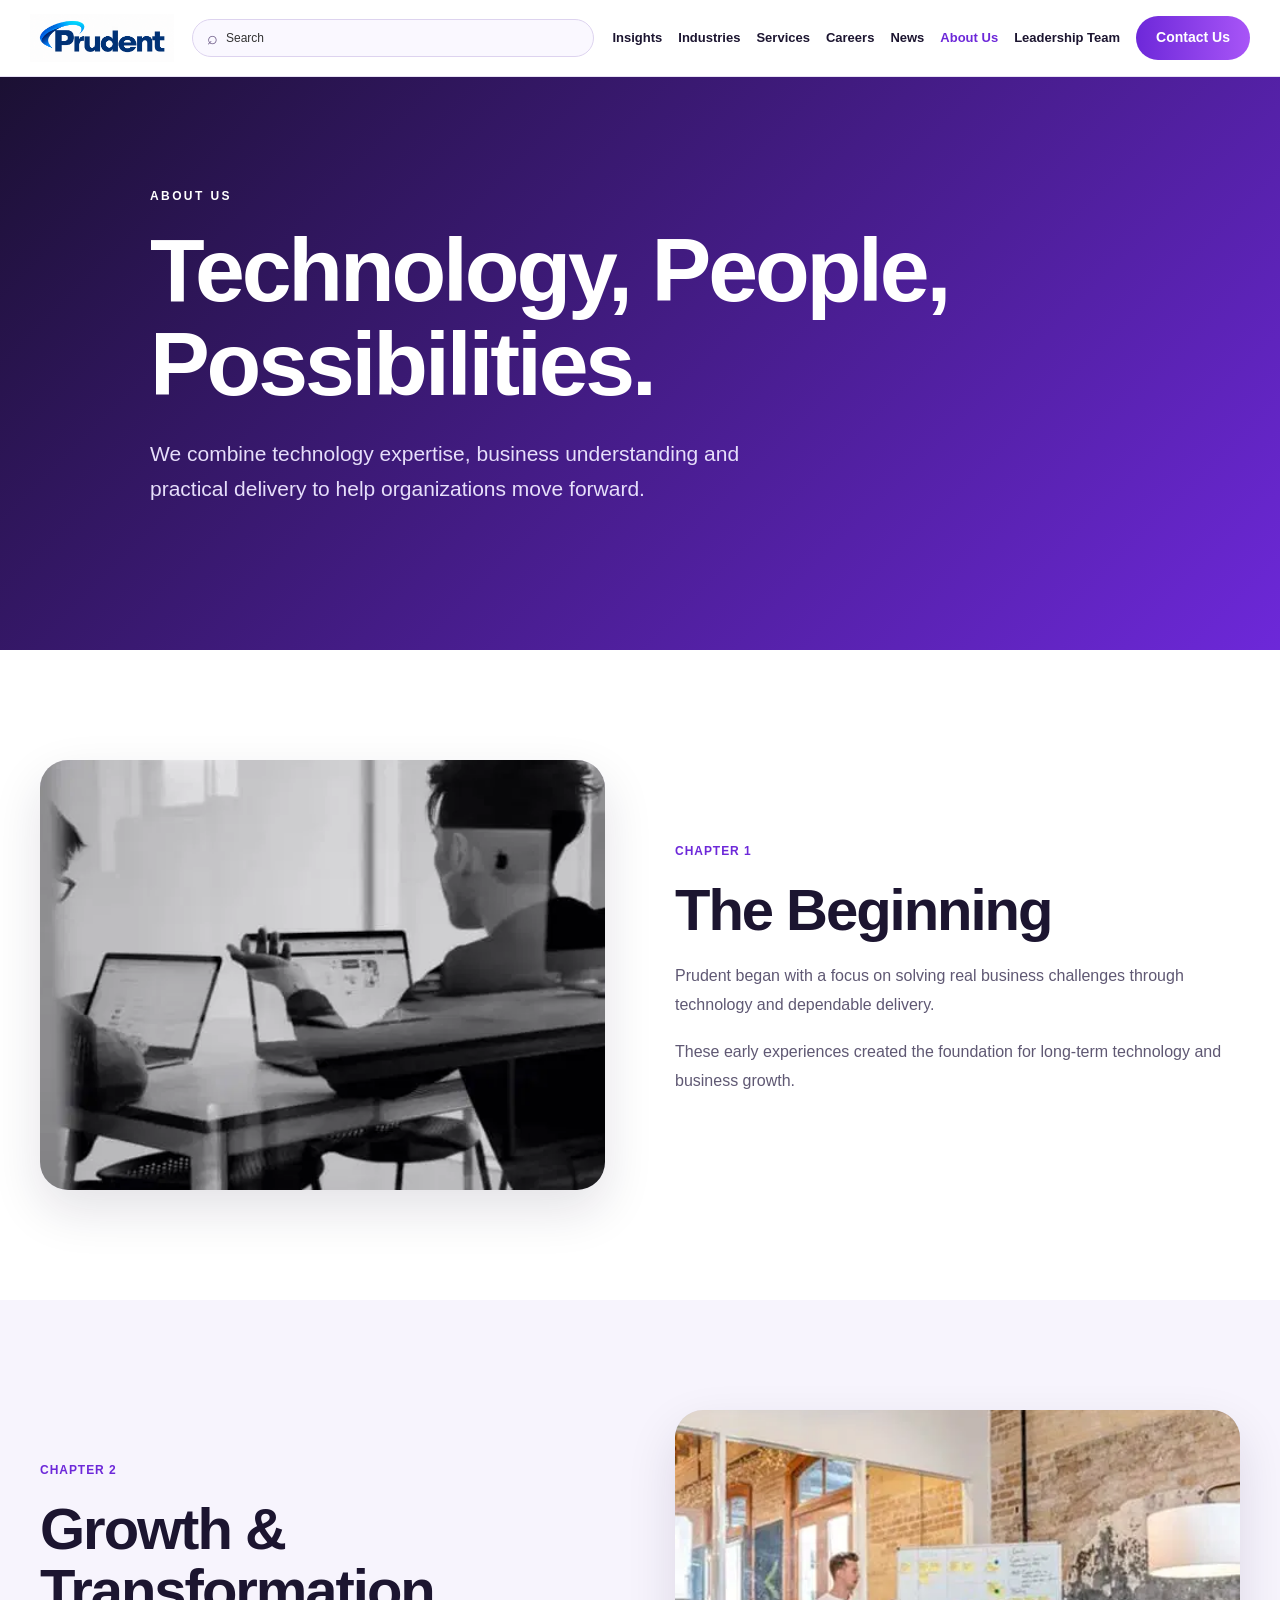
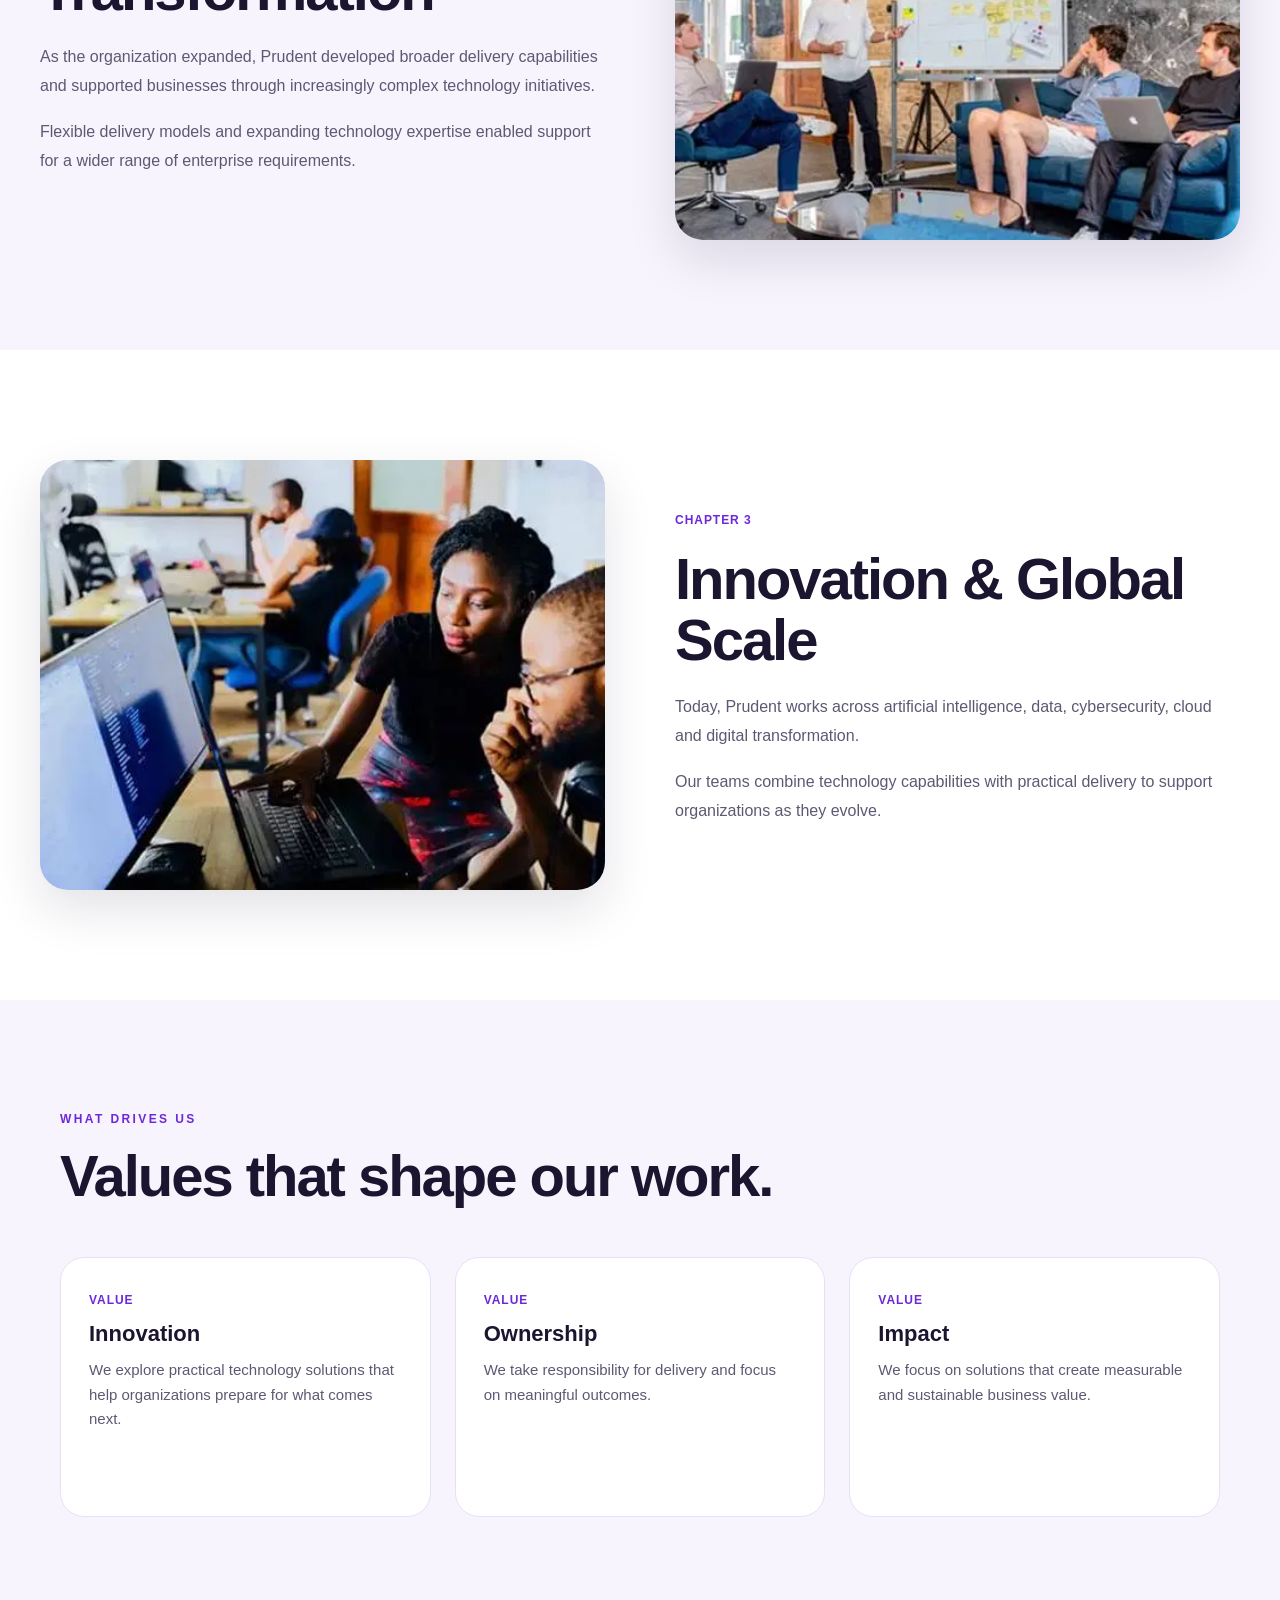
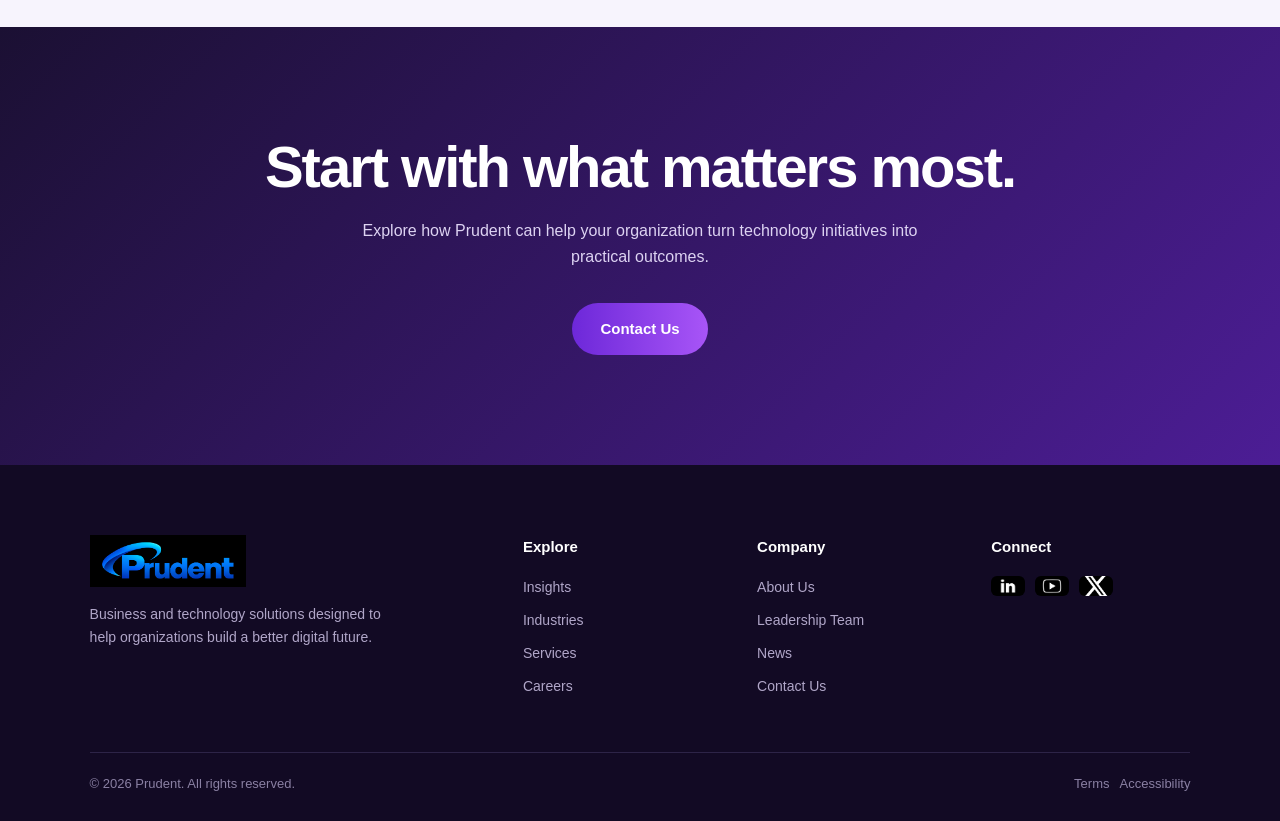
<file: about-us.html>
<!DOCTYPE html>
<html lang="en">

<head>

    <meta charset="UTF-8">

    <meta
        name="viewport"
        content="width=device-width, initial-scale=1.0">

    <meta
        name="description"
        content="About Prudent and our technology, people and possibilities.">

    <title>About Us | Prudent</title>

    <link
        rel="stylesheet"
        href="style.css">

    <link
        rel="icon"
        type="image/png"
        href="Images/logo3.png">

</head>


<body>


<input
    type="checkbox"
    id="contact-toggle"
    class="tg">


<input
    type="checkbox"
    id="thank-toggle"
    class="tg">


<div class="cd">

    <label
        for="contact-toggle"
        class="cd-bg"
        aria-label="Close">
    </label>


    <div
        class="cd-box"
        role="dialog"
        aria-labelledby="cd-t">


        <label
            for="contact-toggle"
            class="x"
            aria-label="Close">

            &times;

        </label>


        <h2 id="cd-t">
            Schedule a Consultation
        </h2>


        <div class="cd-div">
            &#8595;
        </div>


        <form>


            <div class="f">

                <label for="cn">
                    Full Name <i>*</i>
                </label>

                <input
                    id="cn"
                    name="name"
                    type="text"
                    placeholder="Enter Your Full Name"
                    pattern="^[A-Z][a-z]+ [A-Z][a-z]+$"
                    title="First and last name must start with a capital letter and contain only letters."
                    required
                    autocomplete="name">

            </div>


            <div class="f">

                <label for="cc">
                    Company Name <i>*</i>
                </label>

                <input
                    id="cc"
                    name="company"
                    type="text"
                    placeholder="Enter Your Company Name"
                    pattern="^[a-zA-Z0-9]+( [a-zA-Z0-9]+)*$"
                    minlength="2"
                    title="Company name must contain at least 2 characters and can contain letters, numbers, and spaces only."
                    required
                    autocomplete="organization">

            </div>


            <div class="f">

                <label for="ce">
                    Work Email <i>*</i>
                </label>

                <input
                    id="ce"
                    name="email"
                    type="email"
                    placeholder="Enter Your Work Email"
                    required
                    autocomplete="email">

            </div>


            <div class="f">

                <label for="cp">
                    Phone Number
                </label>

                <input
                    id="cp"
                    name="phone"
                    type="tel"
                    pattern="[0-9]{10}"
                    maxlength="10"
                    title="Enter exactly 10 numbers."
                    placeholder="Enter Your Phone Number"
                    autocomplete="tel">

            </div>


            <div class="f">

                <label for="cr">
                    Role / Title
                </label>

                <input
                    id="cr"
                    name="role"
                    type="text"
                    placeholder="Enter Your Role / Title"
                    autocomplete="organization-title">

            </div>


            <div class="f">

                <label for="cs">
                    Service <i>*</i>
                </label>

                <select
                    id="cs"
                    name="service"
                    required>

                    <option value="">
                        --Select Service--
                    </option>

                    <option value="Digital Transformation">
                        Digital Transformation
                    </option>

                    <option value="Cybersecurity Services">
                        Cybersecurity Services
                    </option>

                    <option value="Data & AI Services">
                        Data &amp; AI Services
                    </option>

                    <option value="Enterprise Applications">
                        Enterprise Applications
                    </option>

                    <option value="Technology Staffing">
                        Technology Staffing
                    </option>

                </select>

            </div>


            <div class="f full">

                <label for="cq">
                    Please explain your requirement in brief
                </label>

                <textarea
                    id="cq"
                    name="message"
                    rows="4"
                    placeholder="Tell us about your requirement"></textarea>

            </div>


            <label class="agree full">

                <input
                    type="checkbox"
                    name="sms_consent"
                    value="agreed"
                    required>

                <b>
                    AGREE <i>*</i>
                </b>

                <span>
                    By checking the box above, you agree to receive
                    text messages from Prudent Technologies and
                    consulting Inc regarding updates, alerts,
                    and notifications.
                </span>

            </label>


            <p class="sms full">

                <b>
                    SMS SHARING DISCLOSURE:
                </b>

                No mobile information will be shared with
                third parties/affiliates for marketing/promotional
                purposes at any time.

            </p>


            <label
                for="thank-toggle"
                class="btn">

                Submit

            </label>


        </form>

    </div>

</div>


<div class="thank-popup">

    <label
        for="thank-toggle"
        class="thank-popup-bg"
        aria-label="Close">
    </label>


    <div class="thank-popup-box">

        <label
            for="thank-toggle"
            class="thank-close"
            aria-label="Close">

            &times;

        </label>


        <div class="thank-popup-icon">
            ✓
        </div>


        <h2>
            Thank You!
        </h2>


        <p>
            Your consultation request has been submitted successfully.
            We will get back to you soon.
        </p>


        <label
            for="thank-toggle"
            class="btn">

            Close

        </label>

    </div>

</div>


<header class="sh">

    <div class="sh-in">


        <a
            class="sh-logo"
            href="index.html">

            <img
                src="Images/logo.png"
                alt="Prudent home">

        </a>


        <form
            class="sq"
            action="https://www.google.com/search"
            method="get"
            target="_blank"
            role="search">

            <span class="search-icon">
                ⌕
            </span>

            <input
                type="hidden"
                name="as_sitesearch"
                value="yourdomain.com">

            <input
                type="search"
                name="q"
                placeholder="Search"
                aria-label="Search">

        </form>


        <input
            type="checkbox"
            id="nav-toggle"
            class="tg">


        <nav class="sn">

            <a href="insights.html">
                Insights
            </a>

            <a href="industries.html">
                Industries
            </a>

            <a href="services.html">
                Services
            </a>

            <a href="careers.html">
                Careers
            </a>

            <a href="news.html">
                News
            </a>

            <a
                href="about-us.html"
                class="on">

                About Us

            </a>

            <a href="leadership.html">
                Leadership Team
            </a>

            <label
                for="contact-toggle"
                class="btn">

                Contact Us

            </label>

        </nav>


        <label
            for="nav-toggle"
            class="burger"
            aria-label="Open menu">

            <i></i>
            <i></i>
            <i></i>

        </label>

    </div>

</header>


<main>


<section class="hero sm g">

    <div class="wrap">

        <span class="eyebrow about-eyebrow">
            About Us
        </span>


        <h1>
            Technology, People, Possibilities.
        </h1>


        <p class="lead">
            We combine technology expertise, business
            understanding and practical delivery to help
            organizations move forward.
        </p>

    </div>

</section>


<section class="about-story">

    <div class="wrap about-row">

        <div class="about-image">

            <img
                src="Images/About-The-Begining.jpg"
                alt="The beginning of Prudent">

        </div>


        <div class="about-content">

            <span class="tag">
                CHAPTER 1
            </span>


            <h2>
                The Beginning
            </h2>


            <p>
                Prudent began with a focus on solving real
                business challenges through technology and
                dependable delivery.
            </p>


            <p>
                These early experiences created the foundation
                for long-term technology and business growth.
            </p>

        </div>

    </div>

</section>


<section class="about-story about-soft">

    <div class="wrap about-row about-reverse">

        <div class="about-image">

            <img
                src="Images/About-Mission.jpg"
                alt="Prudent mission and growth">

        </div>


        <div class="about-content">

            <span class="tag">
                CHAPTER 2
            </span>


            <h2>
                Growth &amp; Transformation
            </h2>


            <p>
                As the organization expanded, Prudent developed
                broader delivery capabilities and supported
                businesses through increasingly complex
                technology initiatives.
            </p>


            <p>
                Flexible delivery models and expanding
                technology expertise enabled support for a wider
                range of enterprise requirements.
            </p>

        </div>

    </div>

</section>


<section class="about-story">

    <div class="wrap about-row">

        <div class="about-image">

            <img
                src="Images/About-We-are-global.jpg"
                alt="Prudent global technology capabilities">

        </div>


        <div class="about-content">

            <span class="tag">
                CHAPTER 3
            </span>


            <h2>
                Innovation &amp; Global Scale
            </h2>


            <p>
                Today, Prudent works across artificial
                intelligence, data, cybersecurity, cloud and
                digital transformation.
            </p>


            <p>
                Our teams combine technology capabilities with
                practical delivery to support organizations as
                they evolve.
            </p>

        </div>

    </div>

</section>


<section class="soft about-values">

    <div class="wrap">

        <span class="eyebrow">
            What drives us
        </span>


        <h2>
            Values that shape our work.
        </h2>


        <div class="grid about-value-grid">


            <div class="card">

                <div class="tx">

                    <span class="tag">
                        VALUE
                    </span>

                    <h3>
                        Innovation
                    </h3>

                    <p>
                        We explore practical technology solutions
                        that help organizations prepare for what
                        comes next.
                    </p>

                </div>

            </div>


            <div class="card">

                <div class="tx">

                    <span class="tag">
                        VALUE
                    </span>

                    <h3>
                        Ownership
                    </h3>

                    <p>
                        We take responsibility for delivery and
                        focus on meaningful outcomes.
                    </p>

                </div>

            </div>


            <div class="card">

                <div class="tx">

                    <span class="tag">
                        VALUE
                    </span>

                    <h3>
                        Impact
                    </h3>

                    <p>
                        We focus on solutions that create
                        measurable and sustainable business
                        value.
                    </p>

                </div>

            </div>


        </div>

    </div>

</section>


<section class="cta">

    <div class="wrap">

        <h2>
            Start with what matters most.
        </h2>


        <p>
            Explore how Prudent can help your organization
            turn technology initiatives into practical outcomes.
        </p>


        <label
            for="contact-toggle"
            class="btn">

            Contact Us

        </label>

    </div>

</section>


</main>


<footer class="sf">

    <div class="sf-g">


        <div>

            <img
                src="Images/logo1.png"
                alt="Prudent">

            <p>
                Business and technology solutions designed to help
                organizations build a better digital future.
            </p>

        </div>


        <div>

            <h4>
                Explore
            </h4>

            <a href="insights.html">
                Insights
            </a>

            <a href="industries.html">
                Industries
            </a>

            <a href="services.html">
                Services
            </a>

            <a href="careers.html">
                Careers
            </a>

        </div>


        <div>

            <h4>
                Company
            </h4>

            <a href="about-us.html">
                About Us
            </a>

            <a href="leadership.html">
                Leadership Team
            </a>

            <a href="news.html">
                News
            </a>

            <label for="contact-toggle">
                Contact Us
            </label>

        </div>


        <div>

            <h4>
                Connect
            </h4>

            <div class="soc">

                <a
                    href="https://www.linkedin.com/company/prudent-technologies-and-consulting-inc/posts/?feedView=all"
                    aria-label="LinkedIn">

                    <img
                        src="Images/LinkedIn.jpg"
                        alt="LinkedIn">

                </a>

                <a
                    href="https://www.youtube.com/@PrudentTechnologiesConsulting"
                    aria-label="YouTube">

                    <img
                        src="Images/youtube.jpg"
                        alt="YouTube">

                </a>

                <a
                    href="https://x.com/Prudent_USA"
                    aria-label="Twitter">

                    <img
                        src="Images/twitter.jpg"
                        alt="Twitter">

                </a>

            </div>

        </div>

    </div>


    <div class="sf-b">

        <span>
            © 2026 Prudent. All rights reserved.
        </span>


        <span>
            Terms &nbsp; Accessibility
        </span>

    </div>

</footer>


</body>

</html>
</file>
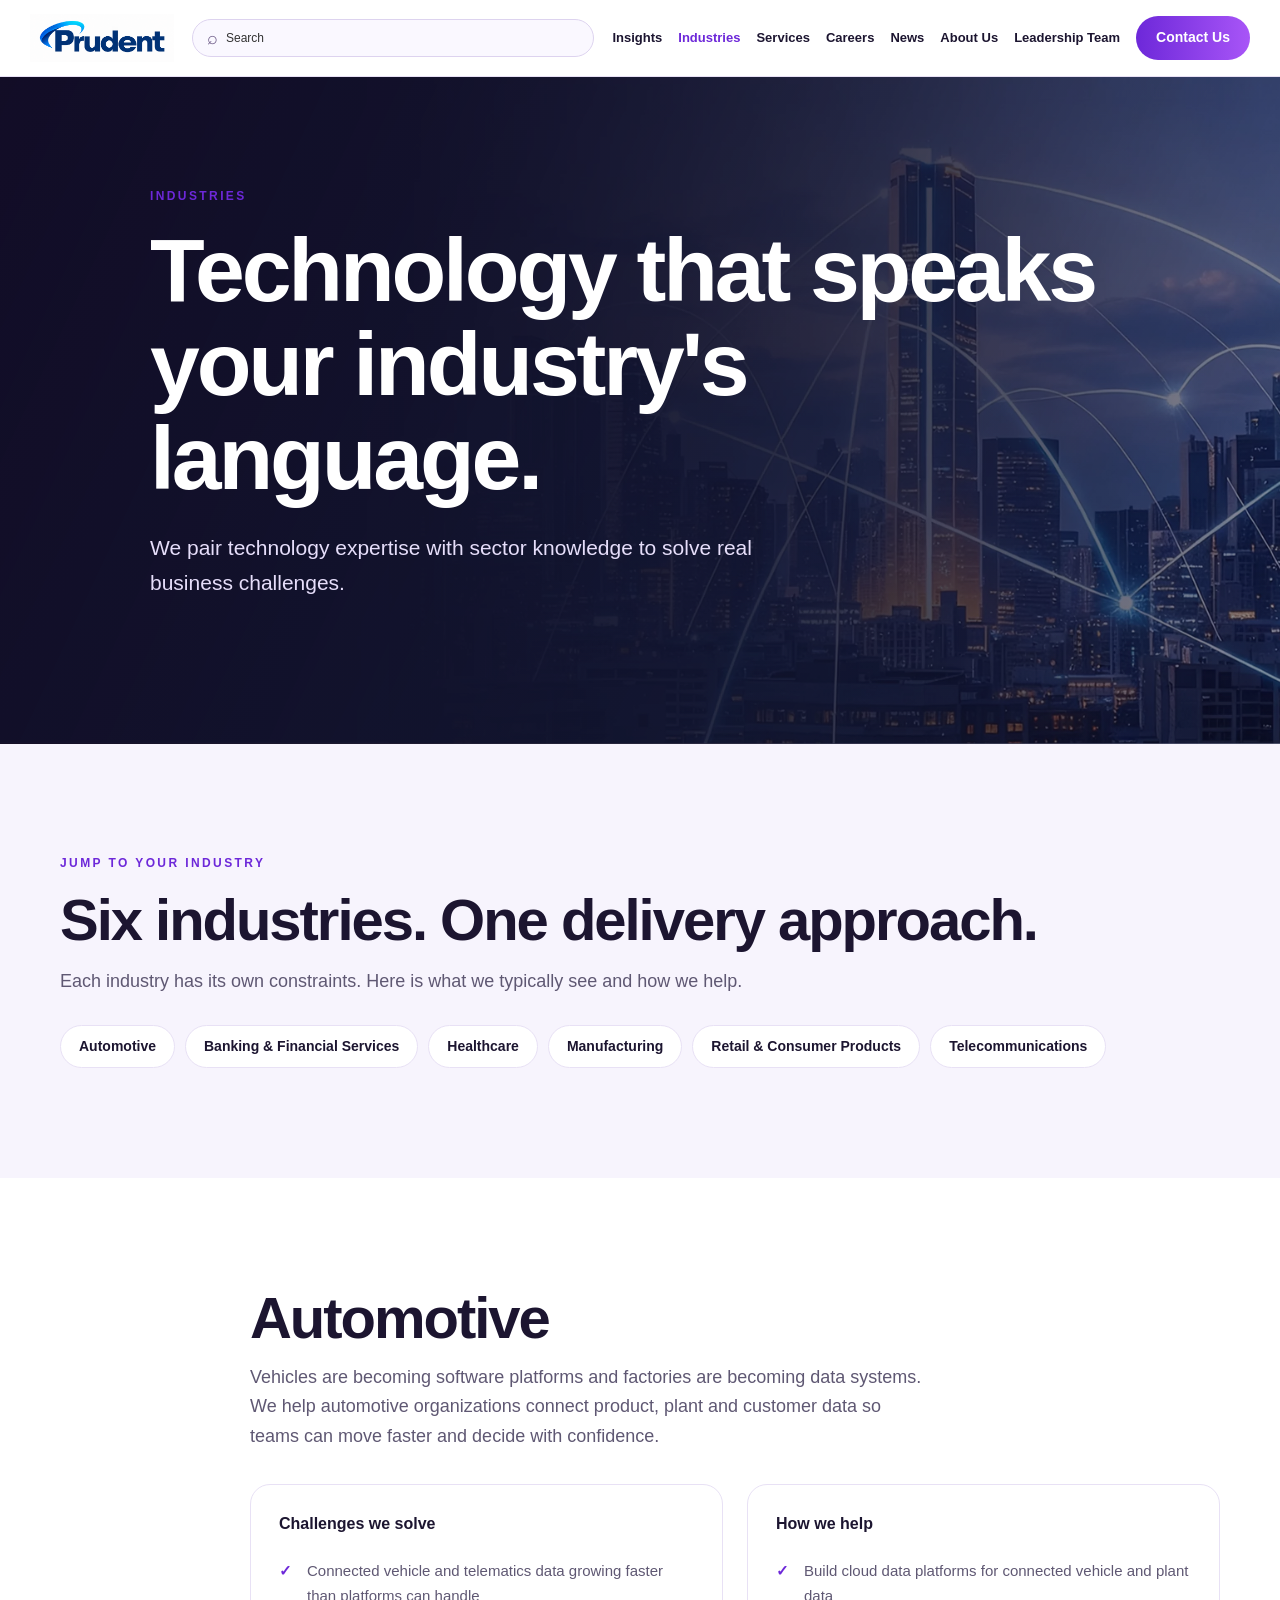
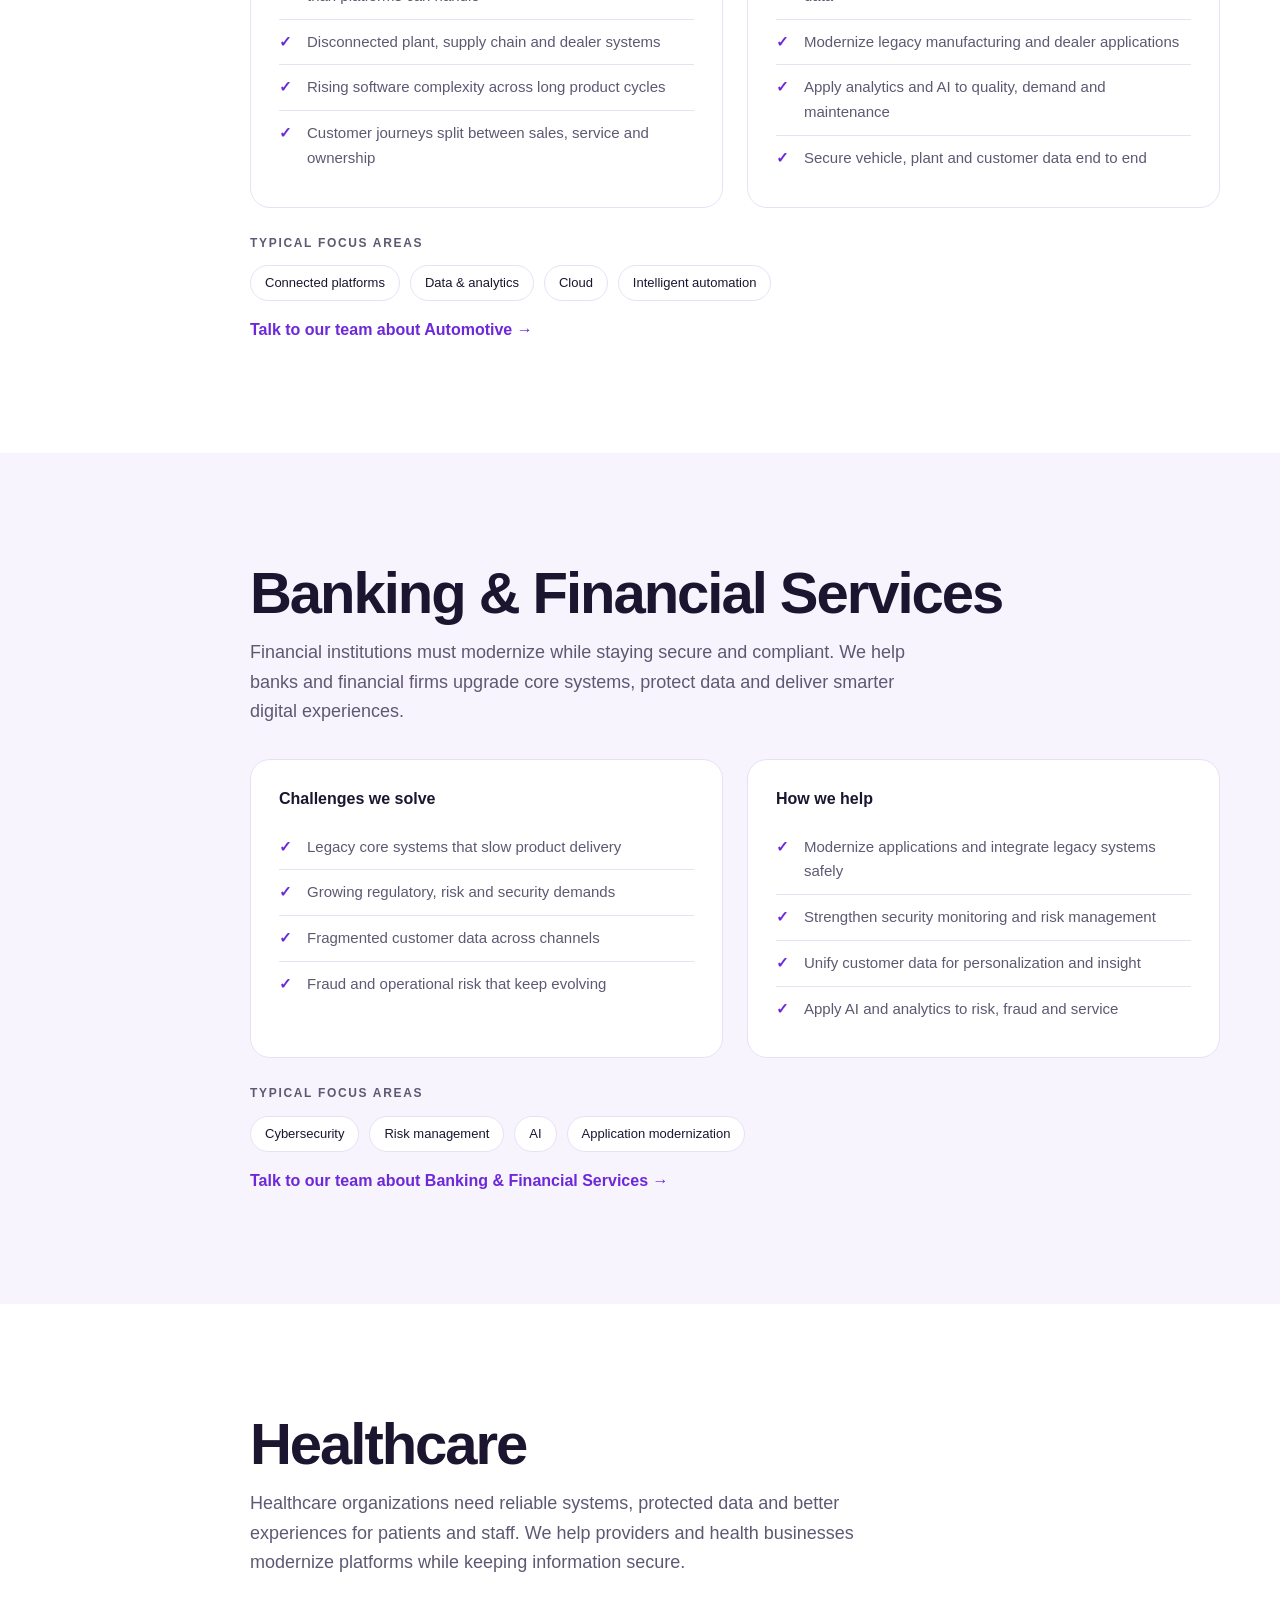
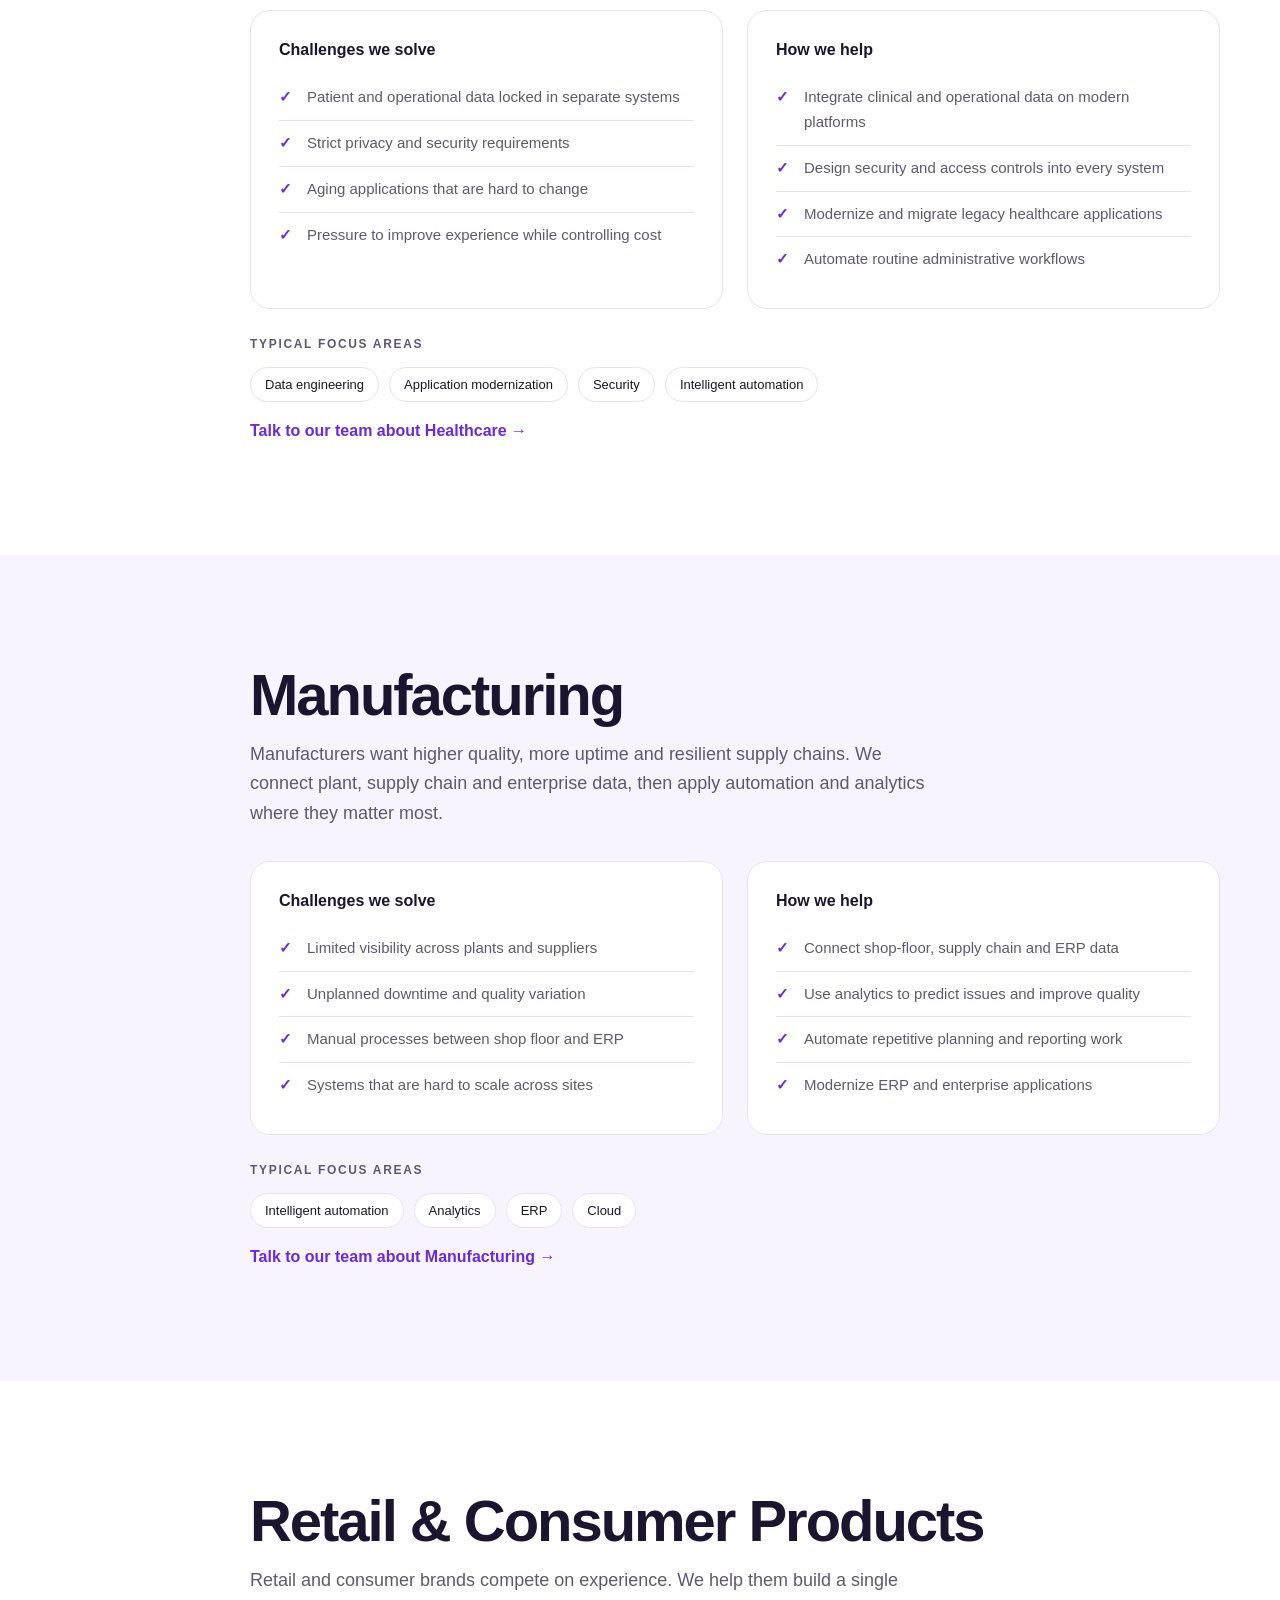
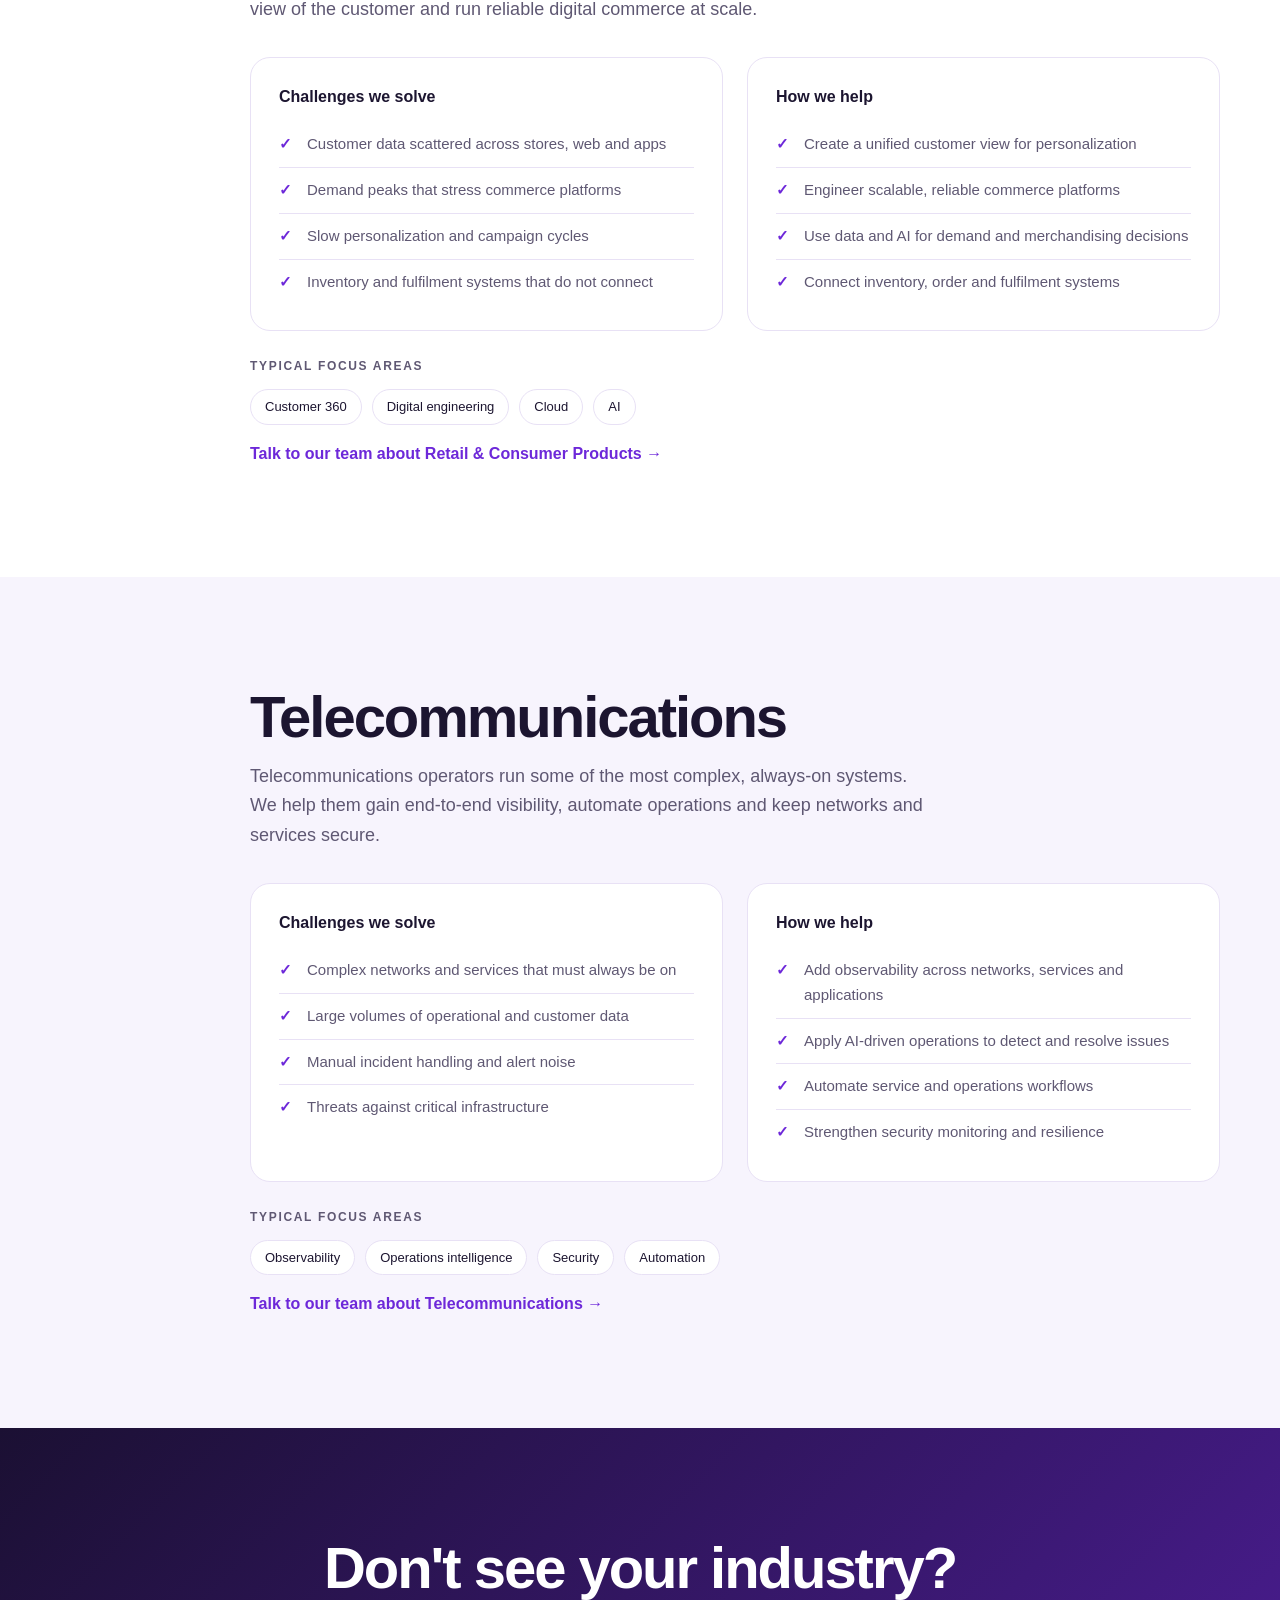
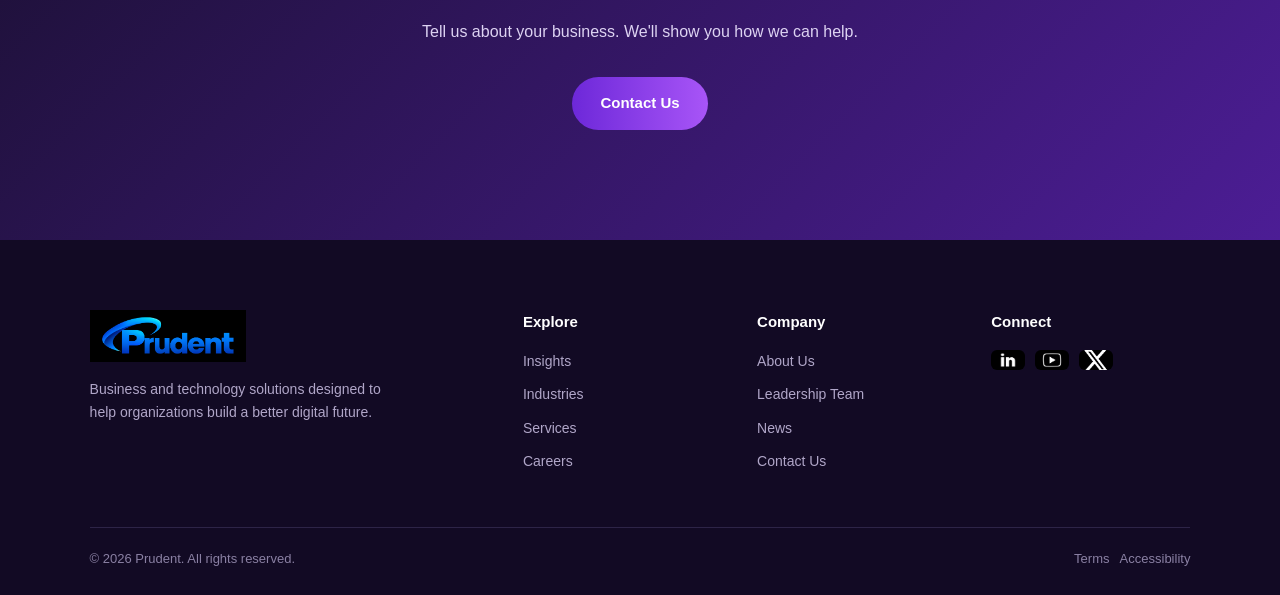
<file: industries.html>
<!DOCTYPE html>
<html lang="en">

<head>
    <meta charset="UTF-8">
    <meta name="viewport" content="width=device-width, initial-scale=1.0">

    <meta name="description"
        content="Prudent expertise across automotive, banking, healthcare, manufacturing, retail and telecommunications.">

    <title>Industries | Prudent</title>

    <link rel="stylesheet" href="style.css">
    <link rel="icon" type="image/png" href="Images/logo3.png">
</head>

<body>

<!-- CONTACT POPUP -->

<input type="checkbox" id="contact-toggle" class="tg">

<div class="cd">

    <label
        for="contact-toggle"
        class="cd-bg"
        aria-label="Close">
    </label>

    <div
        class="cd-box"
        role="dialog"
        aria-labelledby="cd-t">

        <label
            for="contact-toggle"
            class="x"
            aria-label="Close">
            &times;
        </label>

        <h2 id="cd-t">
            Schedule a Consultation
        </h2>

        <div class="cd-div">
            &#8595;
        </div>

        <form action="thank-you.html" method="post">

            <div class="f">

                <label for="cn">
                    Full Name <i>*</i>
                </label>

                <input
                    id="cn"
                    name="name"
                    type="text"
                    placeholder="Enter Your Full Name"
                    pattern="^[A-Z][a-z]+ [A-Z][a-z]+$"
                    title="Enter your first and last name with capital letters."
                    required
                    autocomplete="name">

            </div>


            <div class="f">

                <label for="cc">
                    Company Name <i>*</i>
                </label>

                <input
                    id="cc"
                    name="company"
                    type="text"
                    placeholder="Enter Your Company Name"
                    pattern="^[a-zA-Z0-9]+( [a-zA-Z0-9]+)*$"
                    minlength="2"
                    title="Enter a valid company name."
                    required
                    autocomplete="organization">

            </div>


            <div class="f">

                <label for="ce">
                    Work Email <i>*</i>
                </label>

                <input
                    id="ce"
                    name="email"
                    type="email"
                    placeholder="Enter Your Work Email"
                    required
                    autocomplete="email">

            </div>


            <div class="f">

                <label for="cp">
                    Phone Number
                </label>

                <input
                    id="cp"
                    name="phone"
                    type="tel"
                    pattern="[0-9]{10}"
                    maxlength="10"
                    placeholder="Enter Your Phone Number"
                    title="Enter exactly 10 numbers."
                    autocomplete="tel">

            </div>


            <div class="f">

                <label for="cr">
                    Role / Title
                </label>

                <input
                    id="cr"
                    name="role"
                    type="text"
                    placeholder="Enter Your Role / Title"
                    autocomplete="organization-title">

            </div>


            <div class="f">

                <label for="cs">
                    Service <i>*</i>
                </label>

                <select
                    id="cs"
                    name="service"
                    required>

                    <option value="">
                        --Select Service--
                    </option>

                    <option value="Digital Transformation">
                        Digital Transformation
                    </option>

                    <option value="Cybersecurity Services">
                        Cybersecurity Services
                    </option>

                    <option value="Data & AI Services">
                        Data &amp; AI Services
                    </option>

                    <option value="Enterprise Applications">
                        Enterprise Applications
                    </option>

                    <option value="Technology Staffing">
                        Technology Staffing
                    </option>

                </select>

            </div>


            <div class="f full">

                <label for="cq">
                    Please explain your requirement in brief
                </label>

                <textarea
                    id="cq"
                    name="message"
                    rows="4"
                    placeholder="Tell us about your requirement">
                </textarea>

            </div>


            <label class="agree full">

                <input
                    type="checkbox"
                    name="sms_consent"
                    value="agreed"
                    required>

                <b>
                    AGREE <i>*</i>
                </b>

                <span>
                    By checking the box above, you agree to receive
                    text messages from Prudent Technologies and
                    consulting Inc regarding updates, alerts,
                    and notifications.
                </span>

            </label>


            <p class="sms full">

                <b>
                    SMS SHARING DISCLOSURE:
                </b>

                No mobile information will be shared with
                third parties/affiliates for marketing/promotional
                purposes at any time.

            </p>


            <label
                for="thank-toggle"
                class="btn">

                Submit

            </label>

        </form>

    </div>

</div>


<div class="thank-popup">

    <label
        for="thank-toggle"
        class="thank-popup-bg"
        aria-label="Close">
    </label>


    <div class="thank-popup-box">

        <label
            for="thank-toggle"
            class="thank-close"
            aria-label="Close">

            &times;

        </label>


        <div class="thank-popup-icon">
            ✓
        </div>


        <h2>
            Thank You!
        </h2>


        <p>
            Your consultation request has been submitted successfully.
            We will get back to you soon.
        </p>


        <label
            for="thank-toggle"
            class="btn">
            <a
                href="index.html">

            Close
            </a>
        </label>

    </div>

</div>

<!-- HEADER -->

<header class="sh">

    <div class="sh-in">

        <!-- LOGO -->

        <a
            class="sh-logo"
            href="index.html">

            <img
                src="Images/logo.png"
                alt="Prudent home"
                title="Home">

        </a>


        <!-- SEARCH -->

        <form
            class="sq"
            action="https://www.google.com/search"
            method="get"
            target="_blank"
            role="search">

            <span class="search-icon">
                ⌕
            </span>

            <input
                type="hidden"
                name="as_sitesearch"
                value="yourdomain.com">

            <input
                type="search"
                name="q"
                placeholder="Search"
                aria-label="Search">

        </form>


        <!-- MOBILE NAVIGATION -->

        <input
            type="checkbox"
            id="nav-toggle"
            class="tg">


        <!-- NAVIGATION -->

        <nav class="sn">

            <a href="insights.html">
                Insights
            </a>

            <a
                href="industries.html"
                class="on">
                Industries
            </a>

            <a href="services.html">
                Services
            </a>

            <a href="careers.html">
                Careers
            </a>

            <a href="news.html">
                News
            </a>

            <a href="about-us.html">
                About Us
            </a>

            <a href="leadership.html">
                Leadership Team
            </a>

            <label
                for="contact-toggle"
                class="btn">
                Contact Us
            </label>

        </nav>


        <!-- HAMBURGER -->

        <label
            for="nav-toggle"
            class="burger"
            aria-label="Open menu">

            <i></i>
            <i></i>
            <i></i>

        </label>

    </div>

</header>


<!-- MAIN -->

<main>


    <!-- HERO -->

    <section class="hero sm">

        <div class="wrap">

            <span class="eyebrow">
                Industries
            </span>

            <h1>
                Technology that speaks your industry's language.
            </h1>

            <p class="lead">
                We pair technology expertise with sector knowledge
                to solve real business challenges.
            </p>

        </div>

    </section>


    <!-- INDUSTRY NAVIGATION -->

    <section class="soft">

        <div class="wrap">

            <span class="eyebrow rv">
                Jump to your industry
            </span>

            <h2 class="rv">
                Six industries. One delivery approach.
            </h2>

            <p class="lead-p rv">
                Each industry has its own constraints. Here is
                what we typically see and how we help.
            </p>


            <div class="chips rv">

                <a href="#automotive">
                    Automotive
                </a>

                <a href="#banking">
                    Banking &amp; Financial Services
                </a>

                <a href="#healthcare">
                    Healthcare
                </a>

                <a href="#manufacturing">
                    Manufacturing
                </a>

                <a href="#retail">
                    Retail &amp; Consumer Products
                </a>

                <a href="#telecom">
                    Telecommunications
                </a>

            </div>

        </div>

    </section>


    <!-- AUTOMOTIVE -->

    <section id="automotive">

        <div class="wrap chap">

            <div class="no rv">
                01
            </div>

            <div class="rv">

                <h2>
                    Automotive
                </h2>

                <p class="lead-p">
                    Vehicles are becoming software platforms and
                    factories are becoming data systems. We help
                    automotive organizations connect product,
                    plant and customer data so teams can move
                    faster and decide with confidence.
                </p>


                <div class="dt">

                    <div>

                        <h3>
                            Challenges we solve
                        </h3>

                        <ul>

                            <li>
                                Connected vehicle and telematics data
                                growing faster than platforms can handle
                            </li>

                            <li>
                                Disconnected plant, supply chain and
                                dealer systems
                            </li>

                            <li>
                                Rising software complexity across
                                long product cycles
                            </li>

                            <li>
                                Customer journeys split between sales,
                                service and ownership
                            </li>

                        </ul>

                    </div>


                    <div>

                        <h3>
                            How we help
                        </h3>

                        <ul>

                            <li>
                                Build cloud data platforms for connected
                                vehicle and plant data
                            </li>

                            <li>
                                Modernize legacy manufacturing and
                                dealer applications
                            </li>

                            <li>
                                Apply analytics and AI to quality,
                                demand and maintenance
                            </li>

                            <li>
                                Secure vehicle, plant and customer
                                data end to end
                            </li>

                        </ul>

                    </div>

                </div>


                <h3 class="pf">
                    Typical focus areas
                </h3>

                <div class="tags">

                    <span>
                        Connected platforms
                    </span>

                    <span>
                        Data &amp; analytics
                    </span>

                    <span>
                        Cloud
                    </span>

                    <span>
                        Intelligent automation
                    </span>

                </div>


                <label
                    for="contact-toggle"
                    class="more">
                    Talk to our team about Automotive →
                </label>

            </div>

        </div>

    </section>


    <!-- BANKING -->

    <section
        id="banking"
        class="soft">

        <div class="wrap chap">

            <div class="no rv">
                02
            </div>

            <div class="rv">

                <h2>
                    Banking &amp; Financial Services
                </h2>

                <p class="lead-p">
                    Financial institutions must modernize while
                    staying secure and compliant. We help banks
                    and financial firms upgrade core systems,
                    protect data and deliver smarter digital
                    experiences.
                </p>


                <div class="dt">

                    <div>

                        <h3>
                            Challenges we solve
                        </h3>

                        <ul>

                            <li>
                                Legacy core systems that slow
                                product delivery
                            </li>

                            <li>
                                Growing regulatory, risk and
                                security demands
                            </li>

                            <li>
                                Fragmented customer data across
                                channels
                            </li>

                            <li>
                                Fraud and operational risk that
                                keep evolving
                            </li>

                        </ul>

                    </div>


                    <div>

                        <h3>
                            How we help
                        </h3>

                        <ul>

                            <li>
                                Modernize applications and integrate
                                legacy systems safely
                            </li>

                            <li>
                                Strengthen security monitoring and
                                risk management
                            </li>

                            <li>
                                Unify customer data for personalization
                                and insight
                            </li>

                            <li>
                                Apply AI and analytics to risk,
                                fraud and service
                            </li>

                        </ul>

                    </div>

                </div>


                <h3 class="pf">
                    Typical focus areas
                </h3>

                <div class="tags">

                    <span>
                        Cybersecurity
                    </span>

                    <span>
                        Risk management
                    </span>

                    <span>
                        AI
                    </span>

                    <span>
                        Application modernization
                    </span>

                </div>


                <label
                    for="contact-toggle"
                    class="more">
                    Talk to our team about Banking &amp;
                    Financial Services →
                </label>

            </div>

        </div>

    </section>


    <!-- HEALTHCARE -->

    <section id="healthcare">

        <div class="wrap chap">

            <div class="no rv">
                03
            </div>

            <div class="rv">

                <h2>
                    Healthcare
                </h2>

                <p class="lead-p">
                    Healthcare organizations need reliable systems,
                    protected data and better experiences for
                    patients and staff. We help providers and health
                    businesses modernize platforms while keeping
                    information secure.
                </p>


                <div class="dt">

                    <div>

                        <h3>
                            Challenges we solve
                        </h3>

                        <ul>

                            <li>
                                Patient and operational data locked
                                in separate systems
                            </li>

                            <li>
                                Strict privacy and security requirements
                            </li>

                            <li>
                                Aging applications that are hard to change
                            </li>

                            <li>
                                Pressure to improve experience while
                                controlling cost
                            </li>

                        </ul>

                    </div>


                    <div>

                        <h3>
                            How we help
                        </h3>

                        <ul>

                            <li>
                                Integrate clinical and operational
                                data on modern platforms
                            </li>

                            <li>
                                Design security and access controls
                                into every system
                            </li>

                            <li>
                                Modernize and migrate legacy healthcare
                                applications
                            </li>

                            <li>
                                Automate routine administrative workflows
                            </li>

                        </ul>

                    </div>

                </div>


                <h3 class="pf">
                    Typical focus areas
                </h3>

                <div class="tags">

                    <span>
                        Data engineering
                    </span>

                    <span>
                        Application modernization
                    </span>

                    <span>
                        Security
                    </span>

                    <span>
                        Intelligent automation
                    </span>

                </div>


                <label
                    for="contact-toggle"
                    class="more">
                    Talk to our team about Healthcare →
                </label>

            </div>

        </div>

    </section>


    <!-- MANUFACTURING -->

    <section
        id="manufacturing"
        class="soft">

        <div class="wrap chap">

            <div class="no rv">
                04
            </div>

            <div class="rv">

                <h2>
                    Manufacturing
                </h2>

                <p class="lead-p">
                    Manufacturers want higher quality, more uptime
                    and resilient supply chains. We connect plant,
                    supply chain and enterprise data, then apply
                    automation and analytics where they matter most.
                </p>


                <div class="dt">

                    <div>

                        <h3>
                            Challenges we solve
                        </h3>

                        <ul>

                            <li>
                                Limited visibility across plants
                                and suppliers
                            </li>

                            <li>
                                Unplanned downtime and quality variation
                            </li>

                            <li>
                                Manual processes between shop floor
                                and ERP
                            </li>

                            <li>
                                Systems that are hard to scale
                                across sites
                            </li>

                        </ul>

                    </div>


                    <div>

                        <h3>
                            How we help
                        </h3>

                        <ul>

                            <li>
                                Connect shop-floor, supply chain
                                and ERP data
                            </li>

                            <li>
                                Use analytics to predict issues
                                and improve quality
                            </li>

                            <li>
                                Automate repetitive planning
                                and reporting work
                            </li>

                            <li>
                                Modernize ERP and enterprise
                                applications
                            </li>

                        </ul>

                    </div>

                </div>


                <h3 class="pf">
                    Typical focus areas
                </h3>

                <div class="tags">

                    <span>
                        Intelligent automation
                    </span>

                    <span>
                        Analytics
                    </span>

                    <span>
                        ERP
                    </span>

                    <span>
                        Cloud
                    </span>

                </div>


                <label
                    for="contact-toggle"
                    class="more">
                    Talk to our team about Manufacturing →
                </label>

            </div>

        </div>

    </section>


    <!-- RETAIL -->

    <section id="retail">

        <div class="wrap chap">

            <div class="no rv">
                05
            </div>

            <div class="rv">

                <h2>
                    Retail &amp; Consumer Products
                </h2>

                <p class="lead-p">
                    Retail and consumer brands compete on experience.
                    We help them build a single view of the customer
                    and run reliable digital commerce at scale.
                </p>


                <div class="dt">

                    <div>

                        <h3>
                            Challenges we solve
                        </h3>

                        <ul>

                            <li>
                                Customer data scattered across
                                stores, web and apps
                            </li>

                            <li>
                                Demand peaks that stress
                                commerce platforms
                            </li>

                            <li>
                                Slow personalization and
                                campaign cycles
                            </li>

                            <li>
                                Inventory and fulfilment systems
                                that do not connect
                            </li>

                        </ul>

                    </div>


                    <div>

                        <h3>
                            How we help
                        </h3>

                        <ul>

                            <li>
                                Create a unified customer view
                                for personalization
                            </li>

                            <li>
                                Engineer scalable, reliable
                                commerce platforms
                            </li>

                            <li>
                                Use data and AI for demand and
                                merchandising decisions
                            </li>

                            <li>
                                Connect inventory, order and
                                fulfilment systems
                            </li>

                        </ul>

                    </div>

                </div>


                <h3 class="pf">
                    Typical focus areas
                </h3>

                <div class="tags">

                    <span>
                        Customer 360
                    </span>

                    <span>
                        Digital engineering
                    </span>

                    <span>
                        Cloud
                    </span>

                    <span>
                        AI
                    </span>

                </div>


                <label
                    for="contact-toggle"
                    class="more">
                    Talk to our team about Retail &amp;
                    Consumer Products →
                </label>

            </div>

        </div>

    </section>


    <!-- TELECOMMUNICATIONS -->

    <section
        id="telecom"
        class="soft">

        <div class="wrap chap">

            <div class="no rv">
                06
            </div>

            <div class="rv">

                <h2>
                    Telecommunications
                </h2>

                <p class="lead-p">
                    Telecommunications operators run some of the
                    most complex, always-on systems. We help them
                    gain end-to-end visibility, automate operations
                    and keep networks and services secure.
                </p>


                <div class="dt">

                    <div>

                        <h3>
                            Challenges we solve
                        </h3>

                        <ul>

                            <li>
                                Complex networks and services that
                                must always be on
                            </li>

                            <li>
                                Large volumes of operational and
                                customer data
                            </li>

                            <li>
                                Manual incident handling and
                                alert noise
                            </li>

                            <li>
                                Threats against critical infrastructure
                            </li>

                        </ul>

                    </div>


                    <div>

                        <h3>
                            How we help
                        </h3>

                        <ul>

                            <li>
                                Add observability across networks,
                                services and applications
                            </li>

                            <li>
                                Apply AI-driven operations to
                                detect and resolve issues
                            </li>

                            <li>
                                Automate service and operations workflows
                            </li>

                            <li>
                                Strengthen security monitoring
                                and resilience
                            </li>

                        </ul>

                    </div>

                </div>


                <h3 class="pf">
                    Typical focus areas
                </h3>

                <div class="tags">

                    <span>
                        Observability
                    </span>

                    <span>
                        Operations intelligence
                    </span>

                    <span>
                        Security
                    </span>

                    <span>
                        Automation
                    </span>

                </div>


                <label
                    for="contact-toggle"
                    class="more">
                    Talk to our team about Telecommunications →
                </label>

            </div>

        </div>

    </section>


    <!-- CTA -->

    <section class="cta">

        <div class="wrap">

            <h2 class="rv">
                Don't see your industry?
            </h2>

            <p>
                Tell us about your business. We'll show you
                how we can help.
            </p>

            <label
                for="contact-toggle"
                class="btn">
                Contact Us
            </label>

        </div>

    </section>

</main>


<!-- FOOTER -->

<footer class="sf">

    <div class="sf-g">

        <!-- FOOTER ABOUT -->

        <div>

            <img
                src="Images/logo1.png"
                alt="Prudent">

            <p>
                Business and technology solutions designed to help
                organizations build a better digital future.
            </p>

        </div>


        <!-- EXPLORE -->

        <div>

            <h4>
                Explore
            </h4>

            <a href="insights.html">
                Insights
            </a>

            <a href="industries.html">
                Industries
            </a>

            <a href="services.html">
                Services
            </a>

            <a href="careers.html">
                Careers
            </a>

        </div>


        <!-- COMPANY -->

        <div>

            <h4>
                Company
            </h4>

            <a href="about-us.html">
                About Us
            </a>

            <a href="leadership.html">
                Leadership Team
            </a>

            <a href="news.html">
                News
            </a>

            <label for="contact-toggle">
                Contact Us
            </label>

        </div>


        <!-- CONNECT -->

        <div>

            <h4>
                Connect
            </h4>

            <div class="soc">

                <a
                    href="https://www.linkedin.com/company/prudent-technologies-and-consulting-inc/posts/?feedView=all"
                    aria-label="LinkedIn">

                    <img
                        src="Images/LinkedIn.jpg"
                        alt="LinkedIn">

                </a>

                <a
                    href="https://www.youtube.com/@PrudentTechnologiesConsulting"
                    aria-label="YouTube">

                    <img
                        src="Images/youtube.jpg"
                        alt="YouTube">

                </a>

                <a
                    href="https://x.com/Prudent_USA"
                    aria-label="Twitter">

                    <img
                        src="Images/twitter.jpg"
                        alt="Twitter">

                </a>

            </div>

        </div>

    </div>


    <!-- FOOTER BOTTOM -->

    <div class="sf-b">

        <span>
            © 2026 Prudent. All rights reserved.
        </span>

        <span>
            Terms
            &nbsp;
            Accessibility
        </span>

    </div>

</footer>

</body>
</html>
</file>
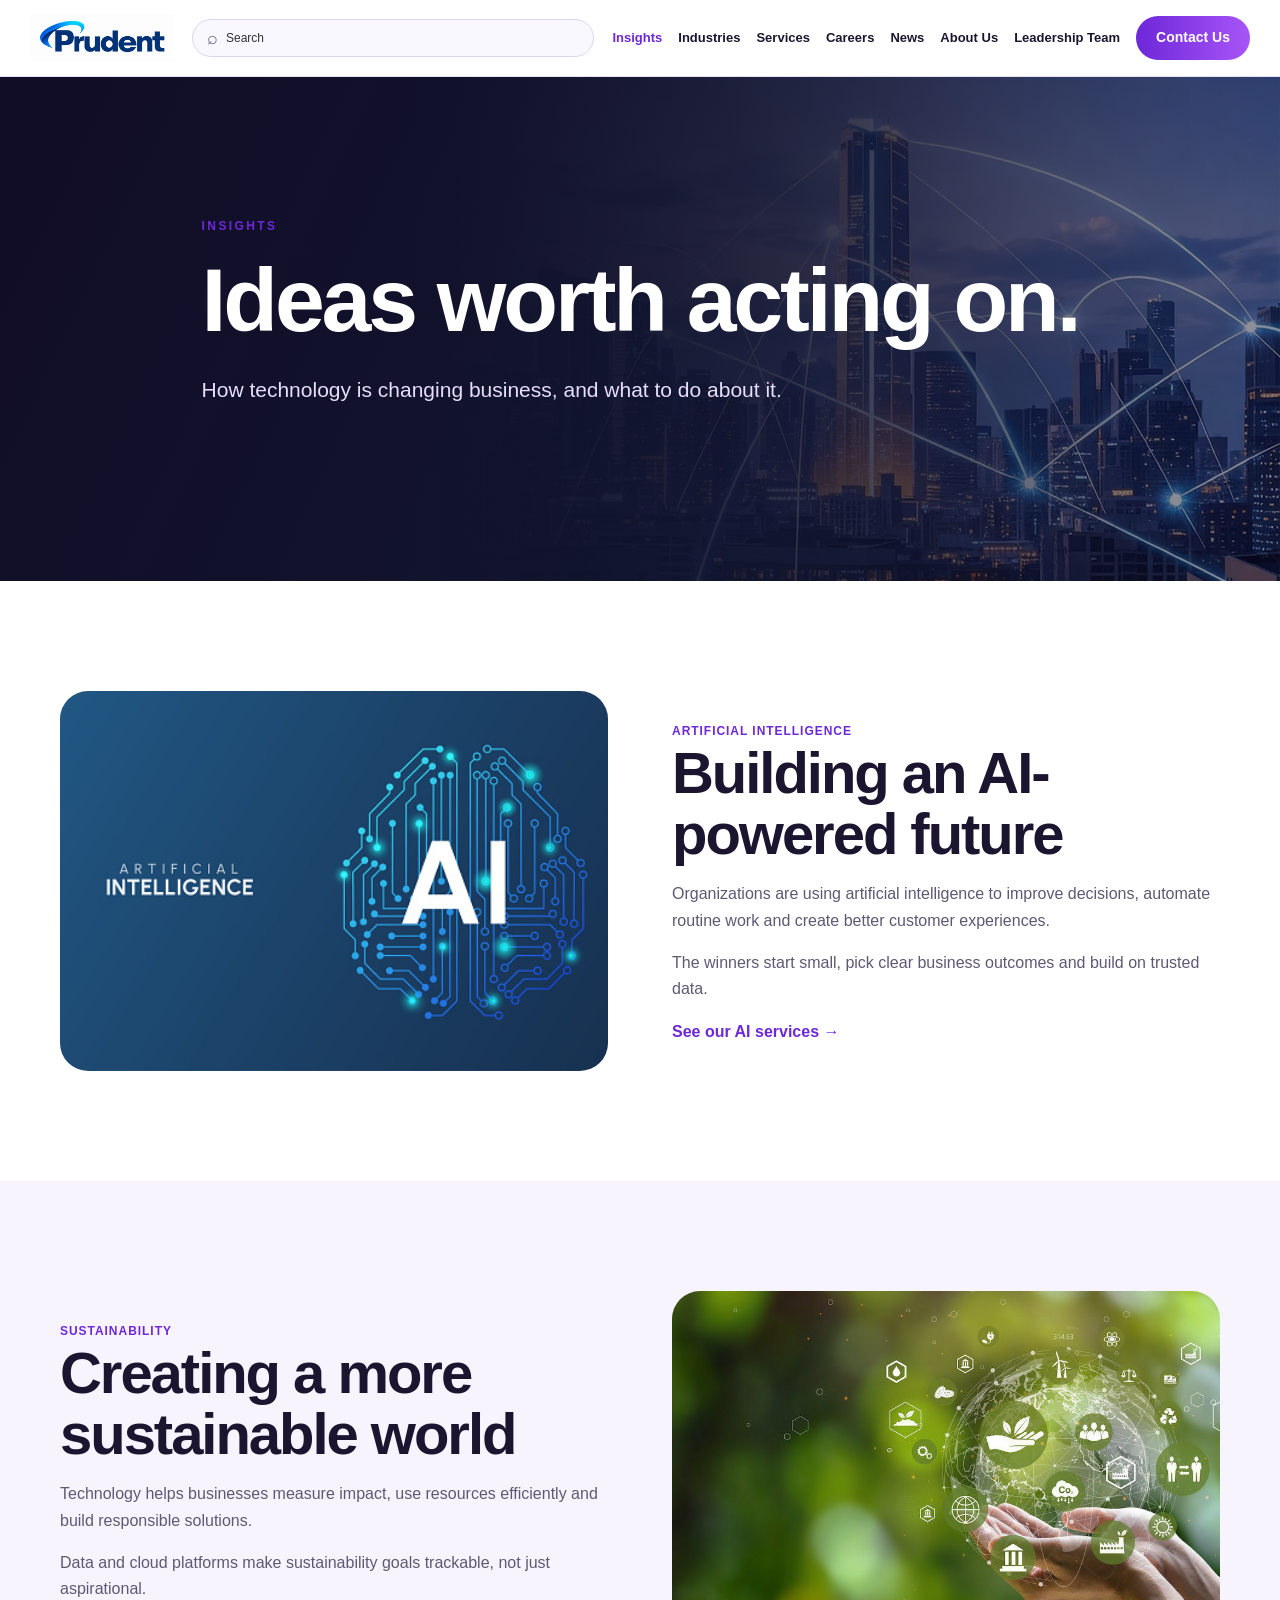
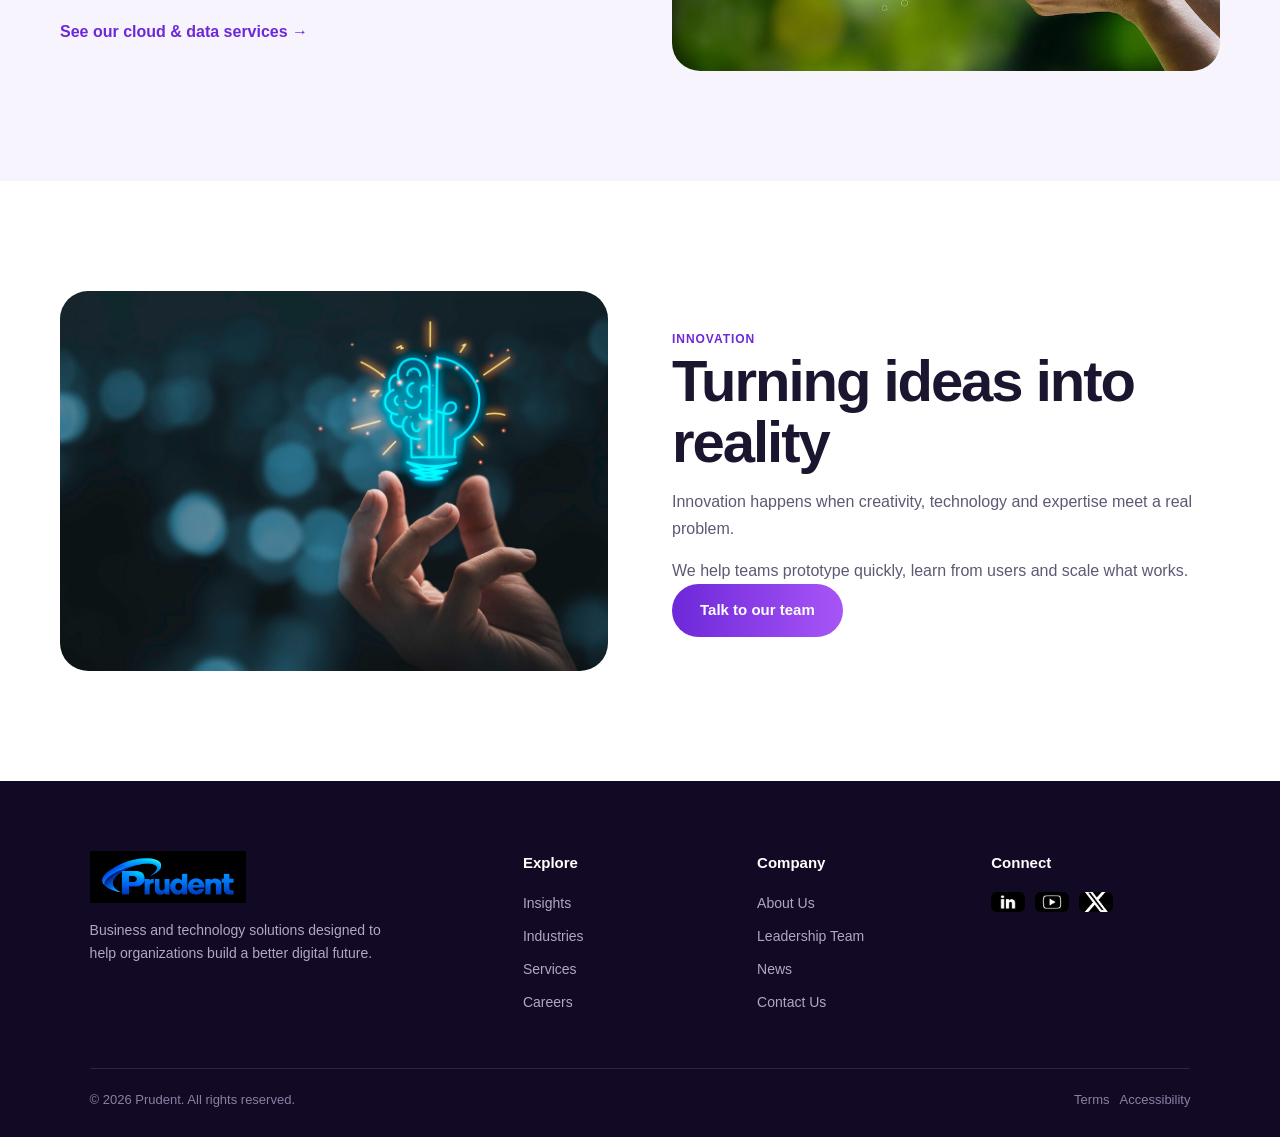
<file: insights.html>
<!DOCTYPE html>
<html lang="en">

<head>

    <meta charset="UTF-8">

    <meta
        name="viewport"
        content="width=device-width, initial-scale=1.0"
    >

    <meta
        name="description"
        content="Prudent insights on AI, sustainability and innovation."
    >

    <title>Insights | Prudent</title>

    <link
        rel="stylesheet"
        href="style.css"
    >

    <link
        rel="icon"
        type="image/png"
        href="Images/logo3.png"
    >

</head>


<body>


    <!-- CONTACT POPUP -->

    <input
        type="checkbox"
        id="contact-toggle"
        class="tg"
    >


    <div class="cd">

        <label
            for="contact-toggle"
            class="cd-bg"
            aria-label="Close"
        ></label>


        <div
            class="cd-box"
            role="dialog"
            aria-labelledby="cd-t"
        >

            <label
                for="contact-toggle"
                class="x"
                aria-label="Close"
            >
                &times;
            </label>


            <h2 id="cd-t">
                Schedule a Consultation
            </h2>


            <div class="cd-div">
                &#8595;
            </div>


            <form action="thank-you.html" method="post">

            <div class="f">

                <label for="cn">
                    Full Name <i>*</i>
                </label>

                <input
                    id="cn"
                    name="name"
                    type="text"
                    placeholder="Enter Your Full Name"
                    pattern="^[A-Z][a-z]+ [A-Z][a-z]+$"
                    title="Enter your first and last name with capital letters."
                    required
                    autocomplete="name">

            </div>


            <div class="f">

                <label for="cc">
                    Company Name <i>*</i>
                </label>

                <input
                    id="cc"
                    name="company"
                    type="text"
                    placeholder="Enter Your Company Name"
                    pattern="^[a-zA-Z0-9]+( [a-zA-Z0-9]+)*$"
                    minlength="2"
                    title="Enter a valid company name."
                    required
                    autocomplete="organization">

            </div>


            <div class="f">

                <label for="ce">
                    Work Email <i>*</i>
                </label>

                <input
                    id="ce"
                    name="email"
                    type="email"
                    placeholder="Enter Your Work Email"
                    required
                    autocomplete="email">

            </div>


            <div class="f">

                <label for="cp">
                    Phone Number
                </label>

                <input
                    id="cp"
                    name="phone"
                    type="tel"
                    pattern="[0-9]{10}"
                    maxlength="10"
                    placeholder="Enter Your Phone Number"
                    title="Enter exactly 10 numbers."
                    autocomplete="tel">

            </div>


            <div class="f">

                <label for="cr">
                    Role / Title
                </label>

                <input
                    id="cr"
                    name="role"
                    type="text"
                    placeholder="Enter Your Role / Title"
                    autocomplete="organization-title">

            </div>


            <div class="f">

                <label for="cs">
                    Service <i>*</i>
                </label>

                <select
                    id="cs"
                    name="service"
                    required>

                    <option value="">
                        --Select Service--
                    </option>

                    <option value="Digital Transformation">
                        Digital Transformation
                    </option>

                    <option value="Cybersecurity Services">
                        Cybersecurity Services
                    </option>

                    <option value="Data & AI Services">
                        Data &amp; AI Services
                    </option>

                    <option value="Enterprise Applications">
                        Enterprise Applications
                    </option>

                    <option value="Technology Staffing">
                        Technology Staffing
                    </option>

                </select>

            </div>


            <div class="f full">

                <label for="cq">
                    Please explain your requirement in brief
                </label>

                <textarea
                    id="cq"
                    name="message"
                    rows="4"
                    placeholder="Tell us about your requirement">
                </textarea>

            </div>


            <label class="agree full">

                <input
                    type="checkbox"
                    name="sms_consent"
                    value="agreed"
                    required>

                <b>
                    AGREE <i>*</i>
                </b>

                <span>
                    By checking the box above, you agree to receive
                    text messages from Prudent Technologies and
                    consulting Inc regarding updates, alerts,
                    and notifications.
                </span>

            </label>


            <p class="sms full">

                <b>
                    SMS SHARING DISCLOSURE:
                </b>

                No mobile information will be shared with
                third parties/affiliates for marketing/promotional
                purposes at any time.

            </p>


            <label
                for="thank-toggle"
                class="btn">

                Submit

            </label>

        </form>

    </div>

</div>


<div class="thank-popup">

    <label
        for="thank-toggle"
        class="thank-popup-bg"
        aria-label="Close">
    </label>


    <div class="thank-popup-box">

        <label
            for="thank-toggle"
            class="thank-close"
            aria-label="Close">

            &times;

        </label>


        <div class="thank-popup-icon">
            ✓
        </div>


        <h2>
            Thank You!
        </h2>


        <p>
            Your consultation request has been submitted successfully.
            We will get back to you soon.
        </p>


        <label
            for="thank-toggle"
            class="btn">
            <a
                href="index.html">

            Close
            </a>
        </label>

    </div>

</div>


    <!-- MOBILE NAVIGATION -->

    <input
        type="checkbox"
        id="nav-toggle"
        class="tg"
    >


    <!-- HEADER -->

    <header class="sh">

        <div class="sh-in">


            <a
                class="sh-logo"
                href="index.html"
            >

                <img
                    src="Images/logo.png"
                    alt="Prudent home"
                    title="Home"
                >

            </a>


            <!-- SEARCH -->

            <form
                class="sq"
                action="https://www.google.com/search"
                method="get"
                target="_blank"
                role="search"
            >

                <span class="search-icon">
                    ⌕
                </span>

                <input
                    type="hidden"
                    name="as_sitesearch"
                    value="yourdomain.com"
                >

                <input
                    type="search"
                    name="q"
                    placeholder="Search"
                    aria-label="Search"
                >

            </form>


            <!-- NAVIGATION -->

            <nav class="sn">

                <a
                    href="insights.html"
                    class="on"
                >
                    Insights
                </a>

                <a href="industries.html">
                    Industries
                </a>

                <a href="services.html">
                    Services
                </a>

                <a href="careers.html">
                    Careers
                </a>

                <a href="news.html">
                    News
                </a>

                <a href="about-us.html">
                    About Us
                </a>

                <a href="leadership.html">
                    Leadership Team
                </a>


                <label
                    for="contact-toggle"
                    class="btn"
                >
                    Contact Us
                </label>

            </nav>


            <!-- MOBILE MENU BUTTON -->

            <label
                for="nav-toggle"
                class="burger"
                aria-label="Open menu"
            >

                <i></i>
                <i></i>
                <i></i>

            </label>


        </div>

    </header>


    <!-- MAIN -->

    <main>


        <!-- HERO -->

        <section class="hero sm insights-image">

            <div class="wrap">

                <span class="eyebrow">
                    Insights
                </span>


                <h1>
                    Ideas worth acting on.
                </h1>


                <p class="lead">
                    How technology is changing business,
                    and what to do about it.
                </p>

            </div>

        </section>


        <!-- AI -->

        <section id="ai">

            <div class="wrap art">


                <div class="im rv ai-image">
                </div>


                <div class="rv">

                    <span class="tag">
                        ARTIFICIAL INTELLIGENCE
                    </span>


                    <h2>
                        Building an AI-powered future
                    </h2>


                    <p>
                        Organizations are using artificial intelligence
                        to improve decisions, automate routine work and
                        create better customer experiences.
                    </p>


                    <p>
                        The winners start small, pick clear business
                        outcomes and build on trusted data.
                    </p>


                    <a
                        href="services.html"
                        class="more"
                    >
                        See our AI services →
                    </a>

                </div>

            </div>

        </section>


        <!-- SUSTAINABILITY -->

        <section
            id="sustainability"
            class="soft"
        >

            <div class="wrap art rev">


                <div class="im rv sustainability-image">
                </div>


                <div class="rv">

                    <span class="tag">
                        SUSTAINABILITY
                    </span>


                    <h2>
                        Creating a more sustainable world
                    </h2>


                    <p>
                        Technology helps businesses measure impact,
                        use resources efficiently and build responsible
                        solutions.
                    </p>


                    <p>
                        Data and cloud platforms make sustainability
                        goals trackable, not just aspirational.
                    </p>


                    <a
                        href="services.html"
                        class="more"
                    >
                        See our cloud &amp; data services →
                    </a>

                </div>

            </div>

        </section>


        <!-- INNOVATION -->

        <section id="innovation">

            <div class="wrap art">


                <div class="im rv innovation-image">
                </div>


                <div class="rv">

                    <span class="tag">
                        INNOVATION
                    </span>


                    <h2>
                        Turning ideas into reality
                    </h2>


                    <p>
                        Innovation happens when creativity, technology
                        and expertise meet a real problem.
                    </p>


                    <p>
                        We help teams prototype quickly, learn from
                        users and scale what works.
                    </p>


                    <label
                        for="contact-toggle"
                        class="btn"
                    >
                        Talk to our team
                    </label>

                </div>

            </div>

        </section>


    </main>


    <!-- FOOTER -->

    <footer class="sf">


        <div class="sf-g">


            <!-- COMPANY -->

            <div>

                <img
                    src="Images/logo1.png"
                    alt="Prudent"
                >


                <p>
                    Business and technology solutions designed
                    to help organizations build a better digital future.
                </p>

            </div>


            <!-- EXPLORE -->

            <div>

                <h4>
                    Explore
                </h4>


                <a href="insights.html">
                    Insights
                </a>

                <a href="industries.html">
                    Industries
                </a>

                <a href="services.html">
                    Services
                </a>

                <a href="careers.html">
                    Careers
                </a>

            </div>


            <!-- COMPANY -->

            <div>

                <h4>
                    Company
                </h4>


                <a href="about-us.html">
                    About Us
                </a>

                <a href="leadership.html">
                    Leadership Team
                </a>

                <a href="news.html">
                    News
                </a>


                <label for="contact-toggle">
                    Contact Us
                </label>

            </div>


            <!-- CONNECT -->

            <div>

                <h4>
                    Connect
                </h4>


                <div class="soc">


                    <a
                        href="https://www.linkedin.com/company/prudent-technologies-and-consulting-inc/posts/?feedView=all"
                        aria-label="LinkedIn"
                    >

                        <img
                            src="Images/LinkedIn.jpg"
                            alt="LinkedIn"
                        >

                    </a>


                    <a
                        href="https://www.youtube.com/@PrudentTechnologiesConsulting"
                        aria-label="YouTube"
                    >

                        <img
                            src="Images/youtube.jpg"
                            alt="YouTube"
                        >

                    </a>


                    <a
                        href="https://x.com/Prudent_USA"
                        aria-label="Twitter"
                    >

                        <img
                            src="Images/twitter.jpg"
                            alt="Twitter"
                        >

                    </a>


                </div>

            </div>


        </div>


        <!-- FOOTER BOTTOM -->

        <div class="sf-b">

            <span>
                © 2026 Prudent.
                All rights reserved.
            </span>


            <span>

                Terms

                &nbsp;

                Accessibility

            </span>

        </div>


    </footer>


</body>

</html>
</file>
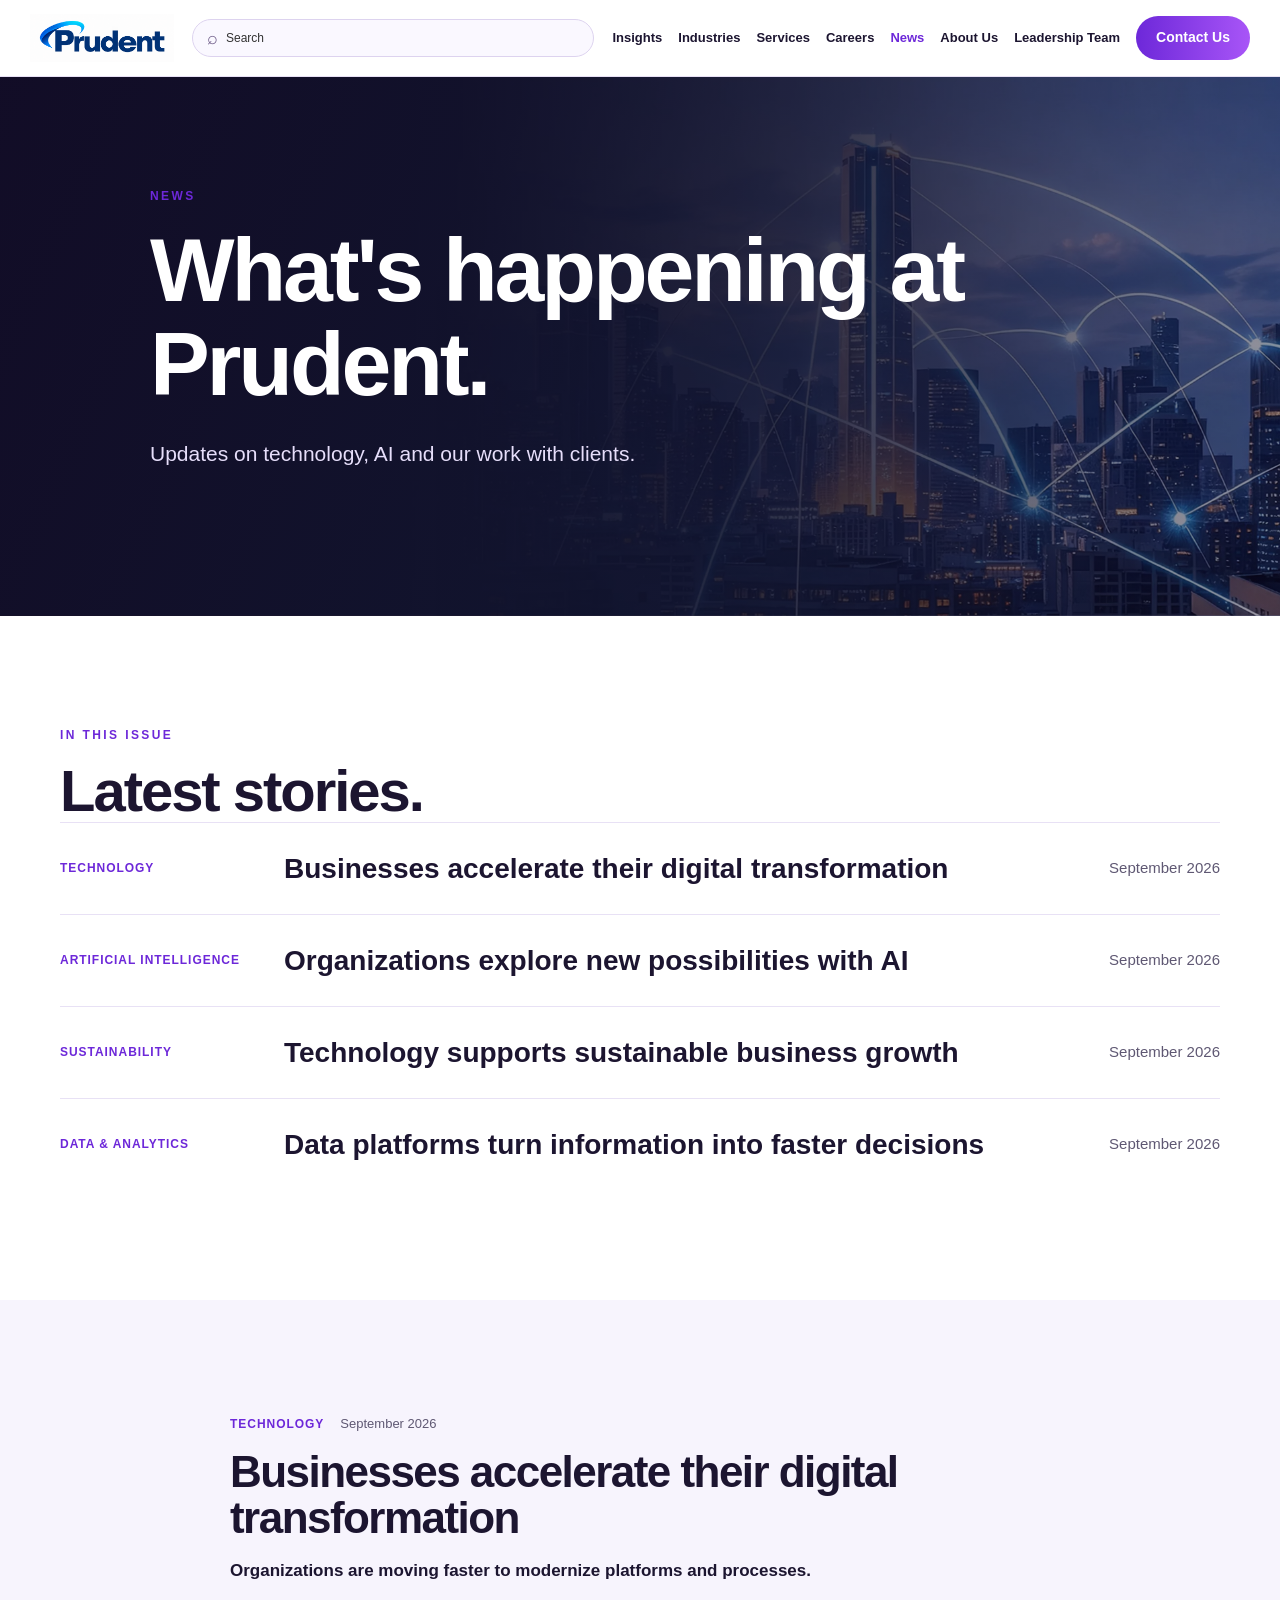
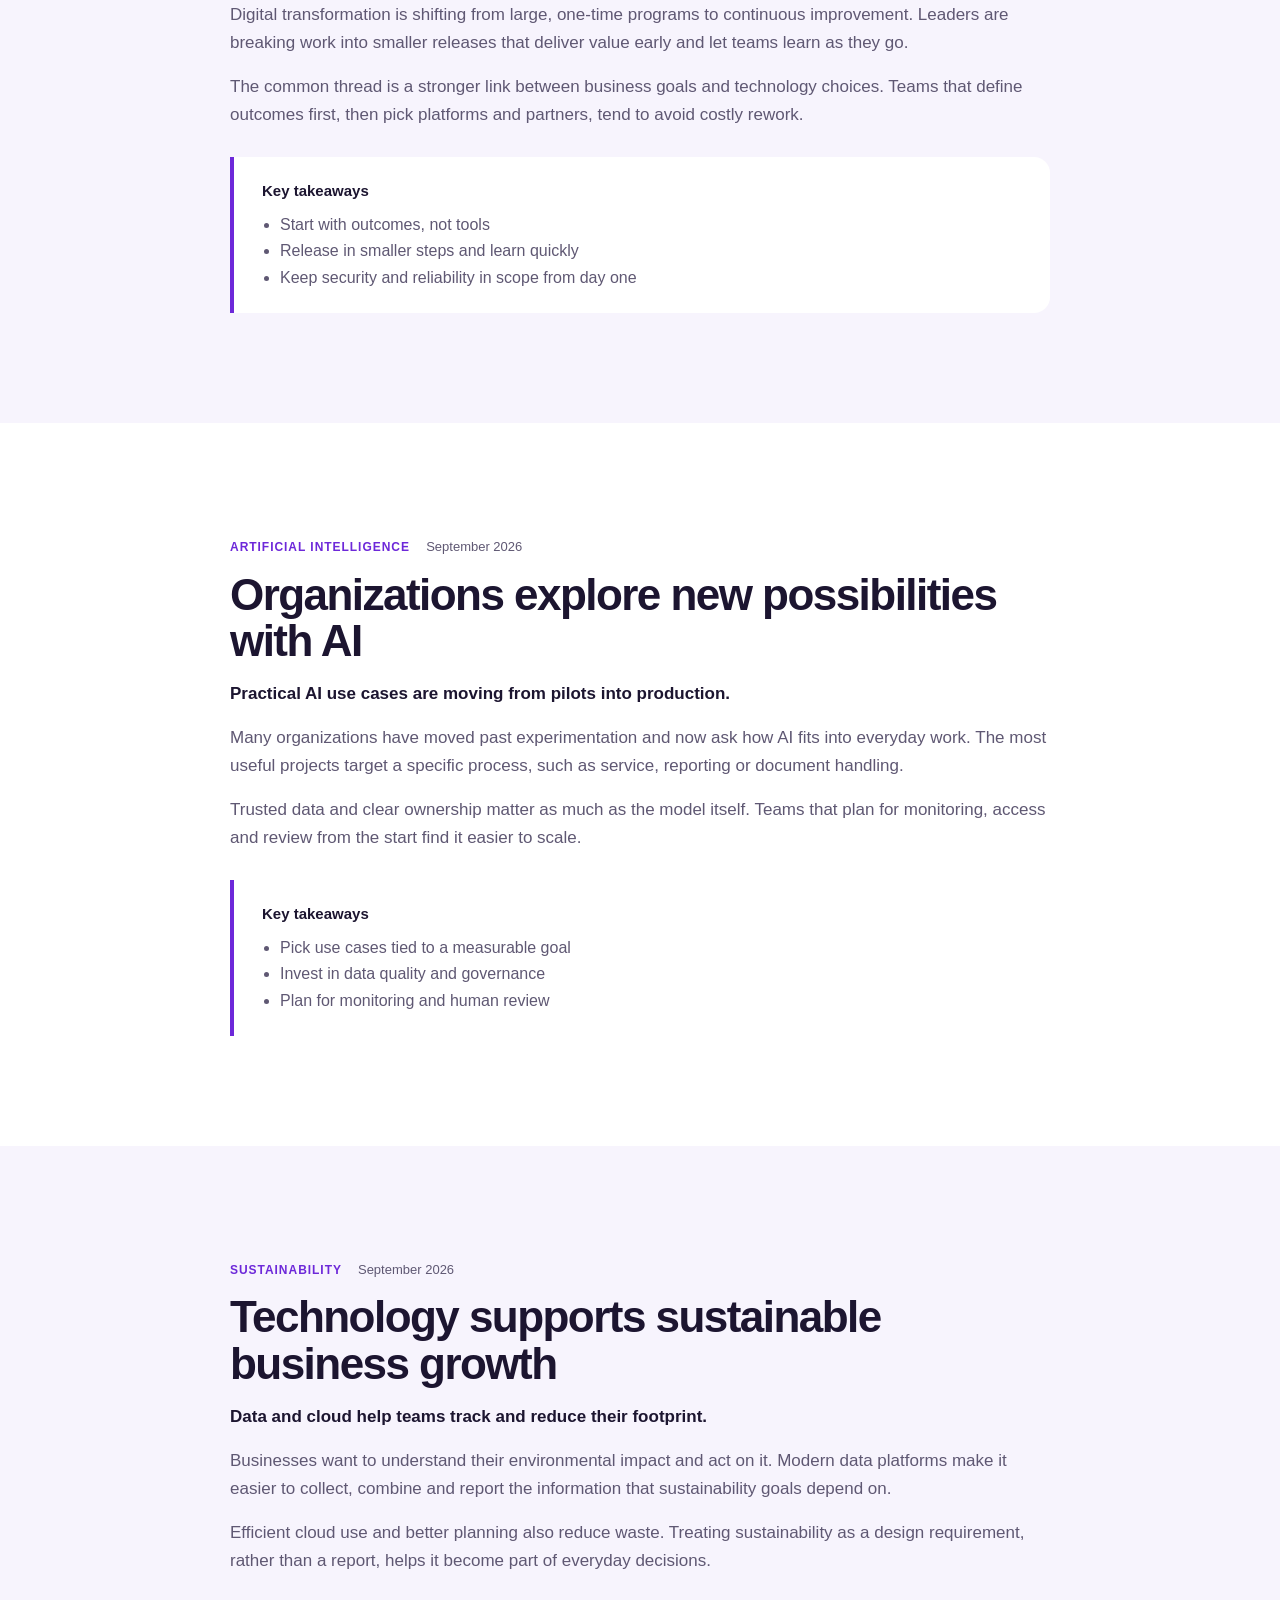
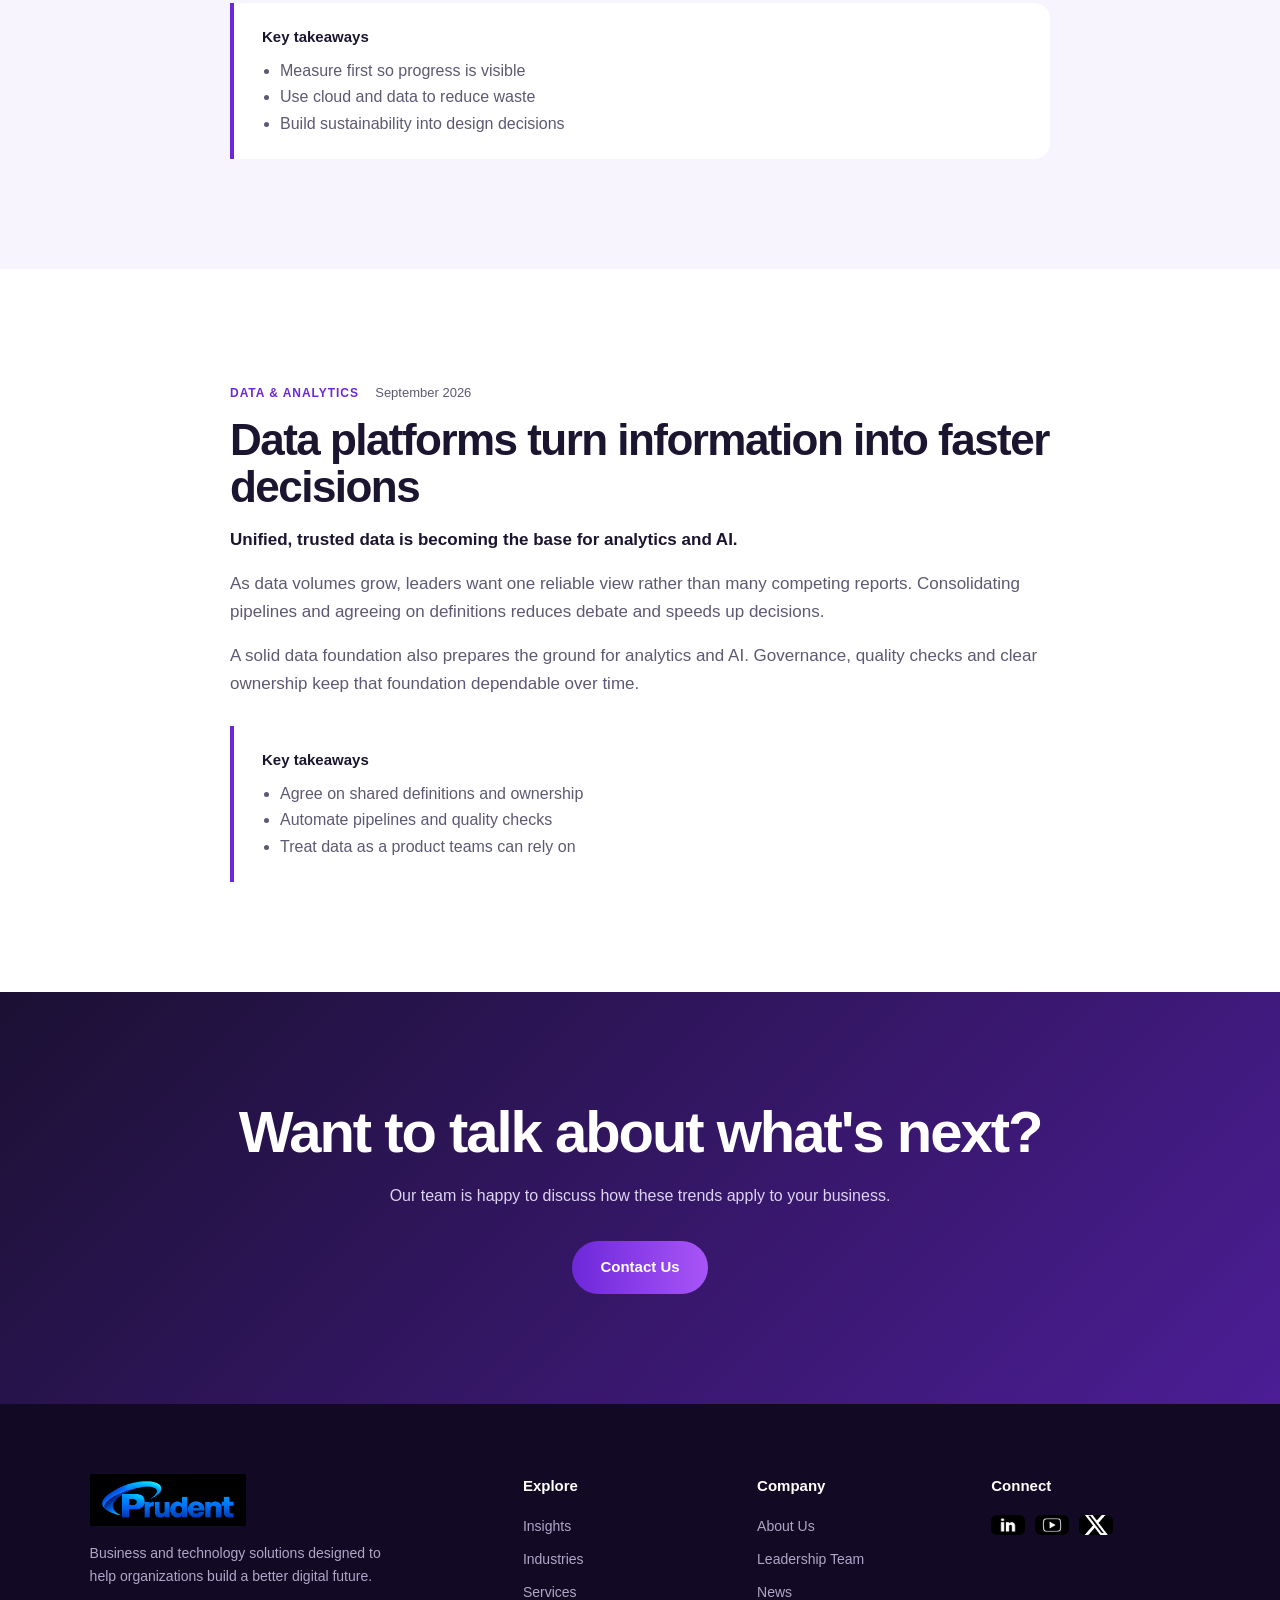
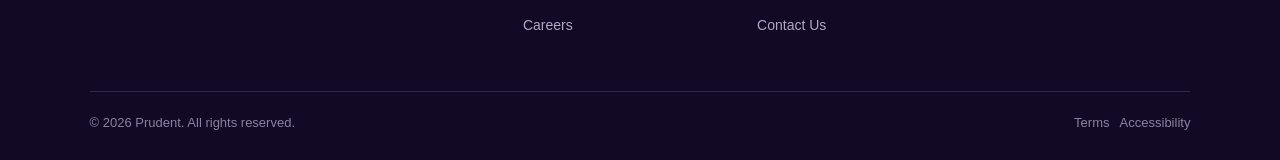
<file: news.html>
<!DOCTYPE html>
<html lang="en">

<head>
    <meta charset="UTF-8">
    <meta name="viewport" content="width=device-width, initial-scale=1.0">

    <meta
        name="description"
        content="Latest news and perspectives from Prudent.">

    <title>News | Prudent</title>

    <link rel="stylesheet" href="style.css">
    <link rel="icon" type="image/png" href="Images/logo3.png">
</head>

<body>

<!-- CONTACT POPUP -->

<input
    type="checkbox"
    id="contact-toggle"
    class="tg">

<div class="cd">

    <label
        for="contact-toggle"
        class="cd-bg"
        aria-label="Close">
    </label>

    <div
        class="cd-box"
        role="dialog"
        aria-labelledby="cd-t">

        <label
            for="contact-toggle"
            class="x"
            aria-label="Close">
            &times;
        </label>

        <h2 id="cd-t">
            Schedule a Consultation
        </h2>

        <div class="cd-div">
            &#8595;
        </div>

        <form action="thank-you.html" method="post">

            <div class="f">

                <label for="cn">
                    Full Name <i>*</i>
                </label>

                <input
                    id="cn"
                    name="name"
                    type="text"
                    placeholder="Enter Your Full Name"
                    pattern="^[A-Z][a-z]+ [A-Z][a-z]+$"
                    title="Enter your first and last name with capital letters."
                    required
                    autocomplete="name">

            </div>


            <div class="f">

                <label for="cc">
                    Company Name <i>*</i>
                </label>

                <input
                    id="cc"
                    name="company"
                    type="text"
                    placeholder="Enter Your Company Name"
                    pattern="^[a-zA-Z0-9]+( [a-zA-Z0-9]+)*$"
                    minlength="2"
                    title="Enter a valid company name."
                    required
                    autocomplete="organization">

            </div>


            <div class="f">

                <label for="ce">
                    Work Email <i>*</i>
                </label>

                <input
                    id="ce"
                    name="email"
                    type="email"
                    placeholder="Enter Your Work Email"
                    required
                    autocomplete="email">

            </div>


            <div class="f">

                <label for="cp">
                    Phone Number
                </label>

                <input
                    id="cp"
                    name="phone"
                    type="tel"
                    pattern="[0-9]{10}"
                    maxlength="10"
                    placeholder="Enter Your Phone Number"
                    title="Enter exactly 10 numbers."
                    autocomplete="tel">

            </div>


            <div class="f">

                <label for="cr">
                    Role / Title
                </label>

                <input
                    id="cr"
                    name="role"
                    type="text"
                    placeholder="Enter Your Role / Title"
                    autocomplete="organization-title">

            </div>


            <div class="f">

                <label for="cs">
                    Service <i>*</i>
                </label>

                <select
                    id="cs"
                    name="service"
                    required>

                    <option value="">
                        --Select Service--
                    </option>

                    <option value="Digital Transformation">
                        Digital Transformation
                    </option>

                    <option value="Cybersecurity Services">
                        Cybersecurity Services
                    </option>

                    <option value="Data & AI Services">
                        Data &amp; AI Services
                    </option>

                    <option value="Enterprise Applications">
                        Enterprise Applications
                    </option>

                    <option value="Technology Staffing">
                        Technology Staffing
                    </option>

                </select>

            </div>


            <div class="f full">

                <label for="cq">
                    Please explain your requirement in brief
                </label>

                <textarea
                    id="cq"
                    name="message"
                    rows="4"
                    placeholder="Tell us about your requirement">
                </textarea>

            </div>


            <label class="agree full">

                <input
                    type="checkbox"
                    name="sms_consent"
                    value="agreed"
                    required>

                <b>
                    AGREE <i>*</i>
                </b>

                <span>
                    By checking the box above, you agree to receive
                    text messages from Prudent Technologies and
                    consulting Inc regarding updates, alerts,
                    and notifications.
                </span>

            </label>


            <p class="sms full">

                <b>
                    SMS SHARING DISCLOSURE:
                </b>

                No mobile information will be shared with
                third parties/affiliates for marketing/promotional
                purposes at any time.

            </p>


            <label
                for="thank-toggle"
                class="btn">

                Submit

            </label>

        </form>

    </div>

</div>


<div class="thank-popup">

    <label
        for="thank-toggle"
        class="thank-popup-bg"
        aria-label="Close">
    </label>


    <div class="thank-popup-box">

        <label
            for="thank-toggle"
            class="thank-close"
            aria-label="Close">

            &times;

        </label>


        <div class="thank-popup-icon">
            ✓
        </div>


        <h2>
            Thank You!
        </h2>


        <p>
            Your consultation request has been submitted successfully.
            We will get back to you soon.
        </p>


        <label
            for="thank-toggle"
            class="btn">
            <a
                href="index.html">

            Close
            </a>
        </label>

    </div>

</div>


<!-- HEADER -->

<header class="sh">

    <div class="sh-in">


        <!-- LOGO -->

        <a
            class="sh-logo"
            href="index.html">

            <img
                src="Images/logo.png"
                alt="Prudent home"
                title="Home">

        </a>


        <!-- SEARCH -->

        <form
            class="sq"
            action="https://www.google.com/search"
            method="get"
            target="_blank"
            role="search">

            <span class="search-icon">
                ⌕
            </span>

            <input
                type="hidden"
                name="as_sitesearch"
                value="yourdomain.com">

            <input
                type="search"
                name="q"
                placeholder="Search"
                aria-label="Search">

        </form>


        <!-- MOBILE MENU -->

        <input
            type="checkbox"
            id="nav-toggle"
            class="tg">


        <!-- NAVIGATION -->

        <nav class="sn">

            <a href="insights.html">
                Insights
            </a>

            <a href="industries.html">
                Industries
            </a>

            <a href="services.html">
                Services
            </a>

            <a href="careers.html">
                Careers
            </a>

            <a
                href="news.html"
                class="on">
                News
            </a>

            <a href="about-us.html">
                About Us
            </a>

            <a href="leadership.html">
                Leadership Team
            </a>

            <label
                for="contact-toggle"
                class="btn">
                Contact Us
            </label>

        </nav>


        <!-- HAMBURGER -->

        <label
            for="nav-toggle"
            class="burger"
            aria-label="Open menu">

            <i></i>
            <i></i>
            <i></i>

        </label>

    </div>

</header>


<!-- MAIN -->

<main>


    <!-- HERO -->

    <section class="hero sm news-image">

        <div class="wrap">

            <span class="eyebrow">
                News
            </span>

            <h1>
                What's happening at Prudent.
            </h1>

            <p class="lead">
                Updates on technology, AI and our work with clients.
            </p>

        </div>

    </section>


    <!-- LATEST STORIES -->

    <section>

        <div class="wrap">

            <span class="eyebrow rv">
                In this issue
            </span>

            <h2 class="rv">
                Latest stories.
            </h2>


            <div class="nl news-list">


                <a
                    href="#a1"
                    class="rv">

                    <span class="tag">
                        TECHNOLOGY
                    </span>

                    <h3>
                        Businesses accelerate their digital transformation
                    </h3>

                    <time>
                        September 2026
                    </time>

                </a>


                <a
                    href="#a2"
                    class="rv">

                    <span class="tag">
                        ARTIFICIAL INTELLIGENCE
                    </span>

                    <h3>
                        Organizations explore new possibilities with AI
                    </h3>

                    <time>
                        September 2026
                    </time>

                </a>


                <a
                    href="#a3"
                    class="rv">

                    <span class="tag">
                        SUSTAINABILITY
                    </span>

                    <h3>
                        Technology supports sustainable business growth
                    </h3>

                    <time>
                        September 2026
                    </time>

                </a>


                <a
                    href="#a4"
                    class="rv">

                    <span class="tag">
                        DATA &amp; ANALYTICS
                    </span>

                    <h3>
                        Data platforms turn information into faster decisions
                    </h3>

                    <time>
                        September 2026
                    </time>

                </a>


            </div>

        </div>

    </section>


    <!-- ARTICLE 1 -->

    <section
        id="a1"
        class="soft">

        <div class="ar rv">

            <span class="tag">
                TECHNOLOGY
            </span>

            <time>
                September 2026
            </time>

            <h2>
                Businesses accelerate their digital transformation
            </h2>

            <p class="lead-p">
                Organizations are moving faster to modernize
                platforms and processes.
            </p>

            <p>
                Digital transformation is shifting from large,
                one-time programs to continuous improvement.
                Leaders are breaking work into smaller releases
                that deliver value early and let teams learn
                as they go.
            </p>

            <p>
                The common thread is a stronger link between
                business goals and technology choices. Teams
                that define outcomes first, then pick platforms
                and partners, tend to avoid costly rework.
            </p>


            <div class="kt">

                <h3>
                    Key takeaways
                </h3>

                <ul>

                    <li>
                        Start with outcomes, not tools
                    </li>

                    <li>
                        Release in smaller steps and learn quickly
                    </li>

                    <li>
                        Keep security and reliability in scope
                        from day one
                    </li>

                </ul>

            </div>

        </div>

    </section>


    <!-- ARTICLE 2 -->

    <section id="a2">

        <div class="ar rv">

            <span class="tag">
                ARTIFICIAL INTELLIGENCE
            </span>

            <time>
                September 2026
            </time>

            <h2>
                Organizations explore new possibilities with AI
            </h2>

            <p class="lead-p">
                Practical AI use cases are moving from pilots
                into production.
            </p>

            <p>
                Many organizations have moved past experimentation
                and now ask how AI fits into everyday work. The
                most useful projects target a specific process,
                such as service, reporting or document handling.
            </p>

            <p>
                Trusted data and clear ownership matter as much
                as the model itself. Teams that plan for monitoring,
                access and review from the start find it easier
                to scale.
            </p>


            <div class="kt">

                <h3>
                    Key takeaways
                </h3>

                <ul>

                    <li>
                        Pick use cases tied to a measurable goal
                    </li>

                    <li>
                        Invest in data quality and governance
                    </li>

                    <li>
                        Plan for monitoring and human review
                    </li>

                </ul>

            </div>

        </div>

    </section>


    <!-- ARTICLE 3 -->

    <section
        id="a3"
        class="soft">

        <div class="ar rv">

            <span class="tag">
                SUSTAINABILITY
            </span>

            <time>
                September 2026
            </time>

            <h2>
                Technology supports sustainable business growth
            </h2>

            <p class="lead-p">
                Data and cloud help teams track and reduce
                their footprint.
            </p>

            <p>
                Businesses want to understand their environmental
                impact and act on it. Modern data platforms make
                it easier to collect, combine and report the
                information that sustainability goals depend on.
            </p>

            <p>
                Efficient cloud use and better planning also
                reduce waste. Treating sustainability as a
                design requirement, rather than a report, helps
                it become part of everyday decisions.
            </p>


            <div class="kt">

                <h3>
                    Key takeaways
                </h3>

                <ul>

                    <li>
                        Measure first so progress is visible
                    </li>

                    <li>
                        Use cloud and data to reduce waste
                    </li>

                    <li>
                        Build sustainability into design decisions
                    </li>

                </ul>

            </div>

        </div>

    </section>


    <!-- ARTICLE 4 -->

    <section id="a4">

        <div class="ar rv">

            <span class="tag">
                DATA &amp; ANALYTICS
            </span>

            <time>
                September 2026
            </time>

            <h2>
                Data platforms turn information into faster decisions
            </h2>

            <p class="lead-p">
                Unified, trusted data is becoming the base
                for analytics and AI.
            </p>

            <p>
                As data volumes grow, leaders want one reliable
                view rather than many competing reports.
                Consolidating pipelines and agreeing on definitions
                reduces debate and speeds up decisions.
            </p>

            <p>
                A solid data foundation also prepares the ground
                for analytics and AI. Governance, quality checks
                and clear ownership keep that foundation
                dependable over time.
            </p>


            <div class="kt">

                <h3>
                    Key takeaways
                </h3>

                <ul>

                    <li>
                        Agree on shared definitions and ownership
                    </li>

                    <li>
                        Automate pipelines and quality checks
                    </li>

                    <li>
                        Treat data as a product teams can rely on
                    </li>

                </ul>

            </div>

        </div>

    </section>


    <!-- CTA -->

    <section class="cta">

        <div class="wrap">

            <h2 class="rv">
                Want to talk about what's next?
            </h2>

            <p>
                Our team is happy to discuss how these trends
                apply to your business.
            </p>

            <label
                for="contact-toggle"
                class="btn">

                Contact Us

            </label>

        </div>

    </section>


</main>


<!-- FOOTER -->

<footer class="sf">

    <div class="sf-g">


        <!-- FOOTER ABOUT -->

        <div>

            <img
                src="Images/logo1.png"
                alt="Prudent">

            <p>
                Business and technology solutions designed to help
                organizations build a better digital future.
            </p>

        </div>


        <!-- EXPLORE -->

        <div>

            <h4>
                Explore
            </h4>

            <a href="insights.html">
                Insights
            </a>

            <a href="industries.html">
                Industries
            </a>

            <a href="services.html">
                Services
            </a>

            <a href="careers.html">
                Careers
            </a>

        </div>


        <!-- COMPANY -->

        <div>

            <h4>
                Company
            </h4>

            <a href="about-us.html">
                About Us
            </a>

            <a href="leadership.html">
                Leadership Team
            </a>

            <a href="news.html">
                News
            </a>

            <label for="contact-toggle">
                Contact Us
            </label>

        </div>


        <!-- CONNECT -->

        <div>

            <h4>
                Connect
            </h4>

            <div class="soc">

                <a
                    href="https://www.linkedin.com/company/prudent-technologies-and-consulting-inc/posts/?feedView=all"
                    aria-label="LinkedIn">

                    <img
                        src="Images/LinkedIn.jpg"
                        alt="LinkedIn">

                </a>

                <a
                    href="https://www.youtube.com/@PrudentTechnologiesConsulting"
                    aria-label="YouTube">

                    <img
                        src="Images/youtube.jpg"
                        alt="YouTube">

                </a>

                <a
                    href="https://x.com/Prudent_USA"
                    aria-label="Twitter">

                    <img
                        src="Images/twitter.jpg"
                        alt="Twitter">

                </a>

            </div>

        </div>

    </div>


    <!-- FOOTER BOTTOM -->

    <div class="sf-b">

        <span>
            © 2026 Prudent. All rights reserved.
        </span>

        <span>
            Terms
            &nbsp;
            Accessibility
        </span>

    </div>

</footer>

</body>
</html>
</file>
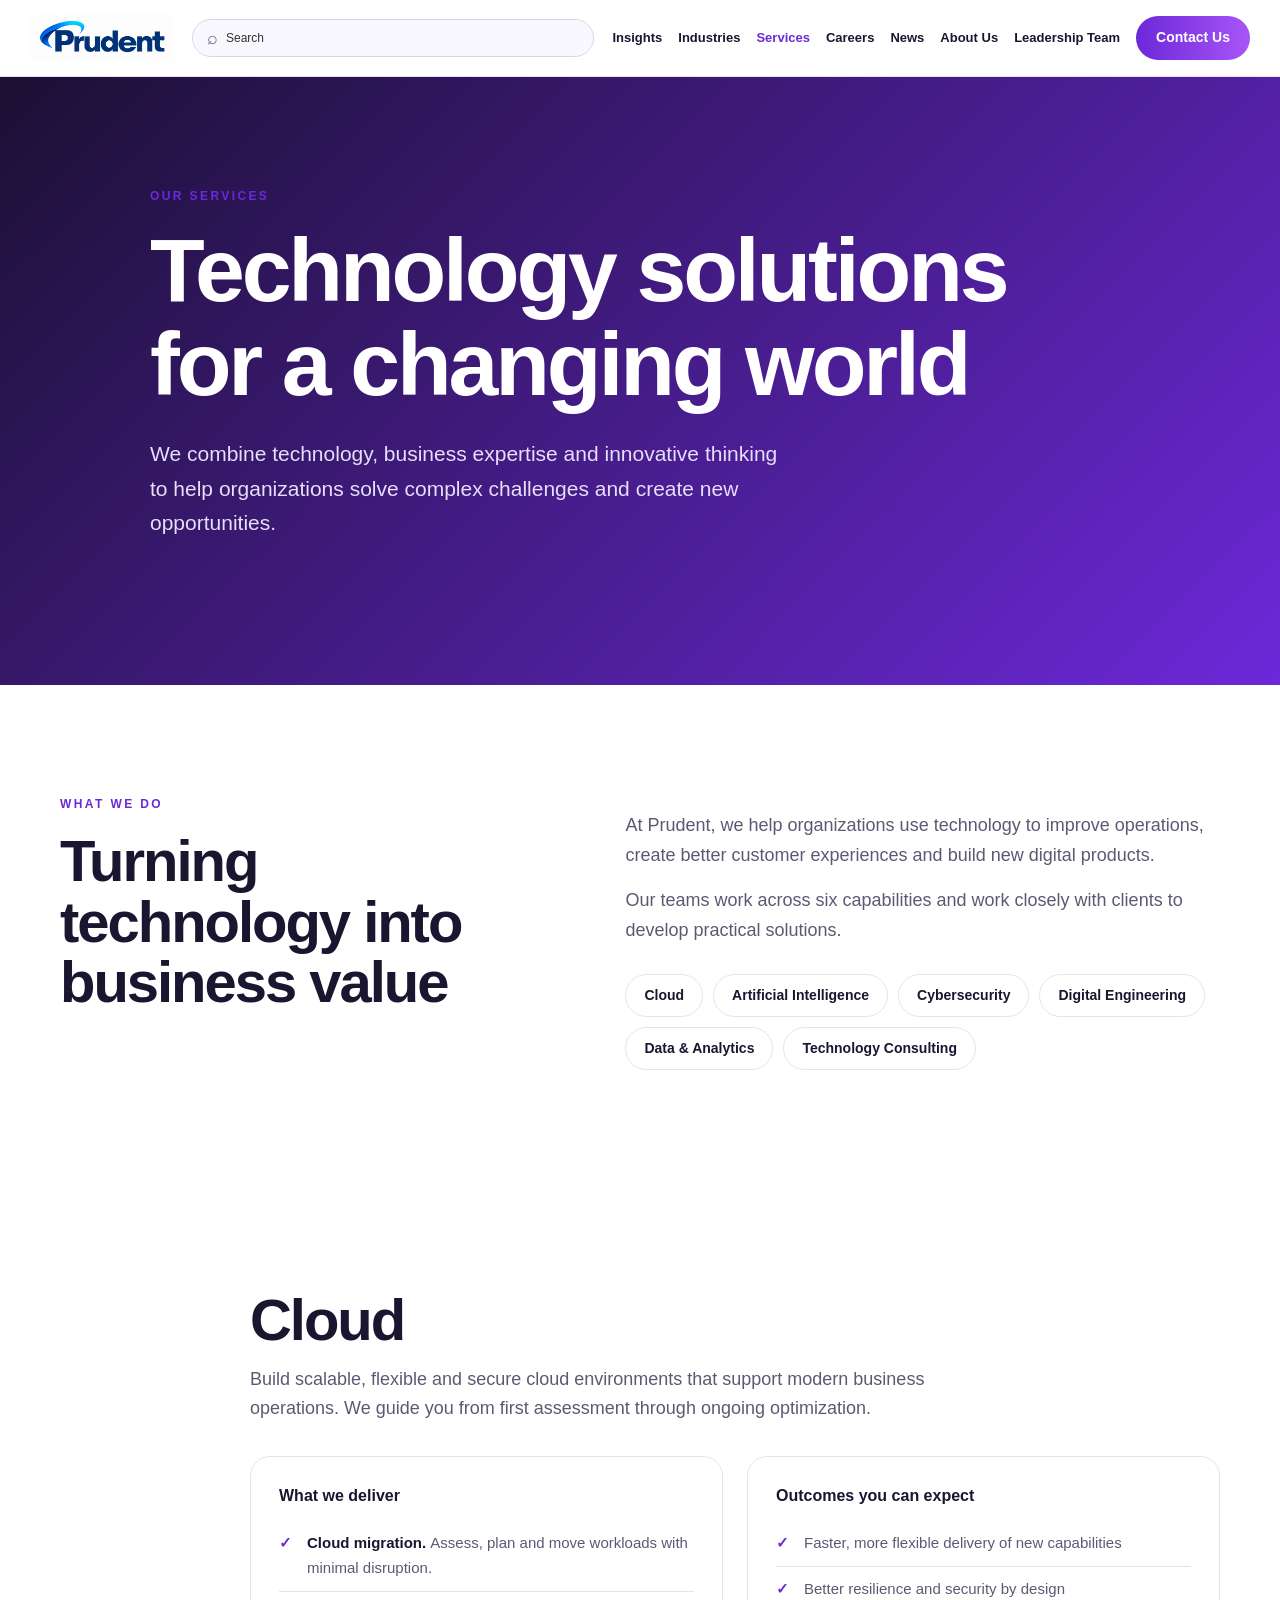
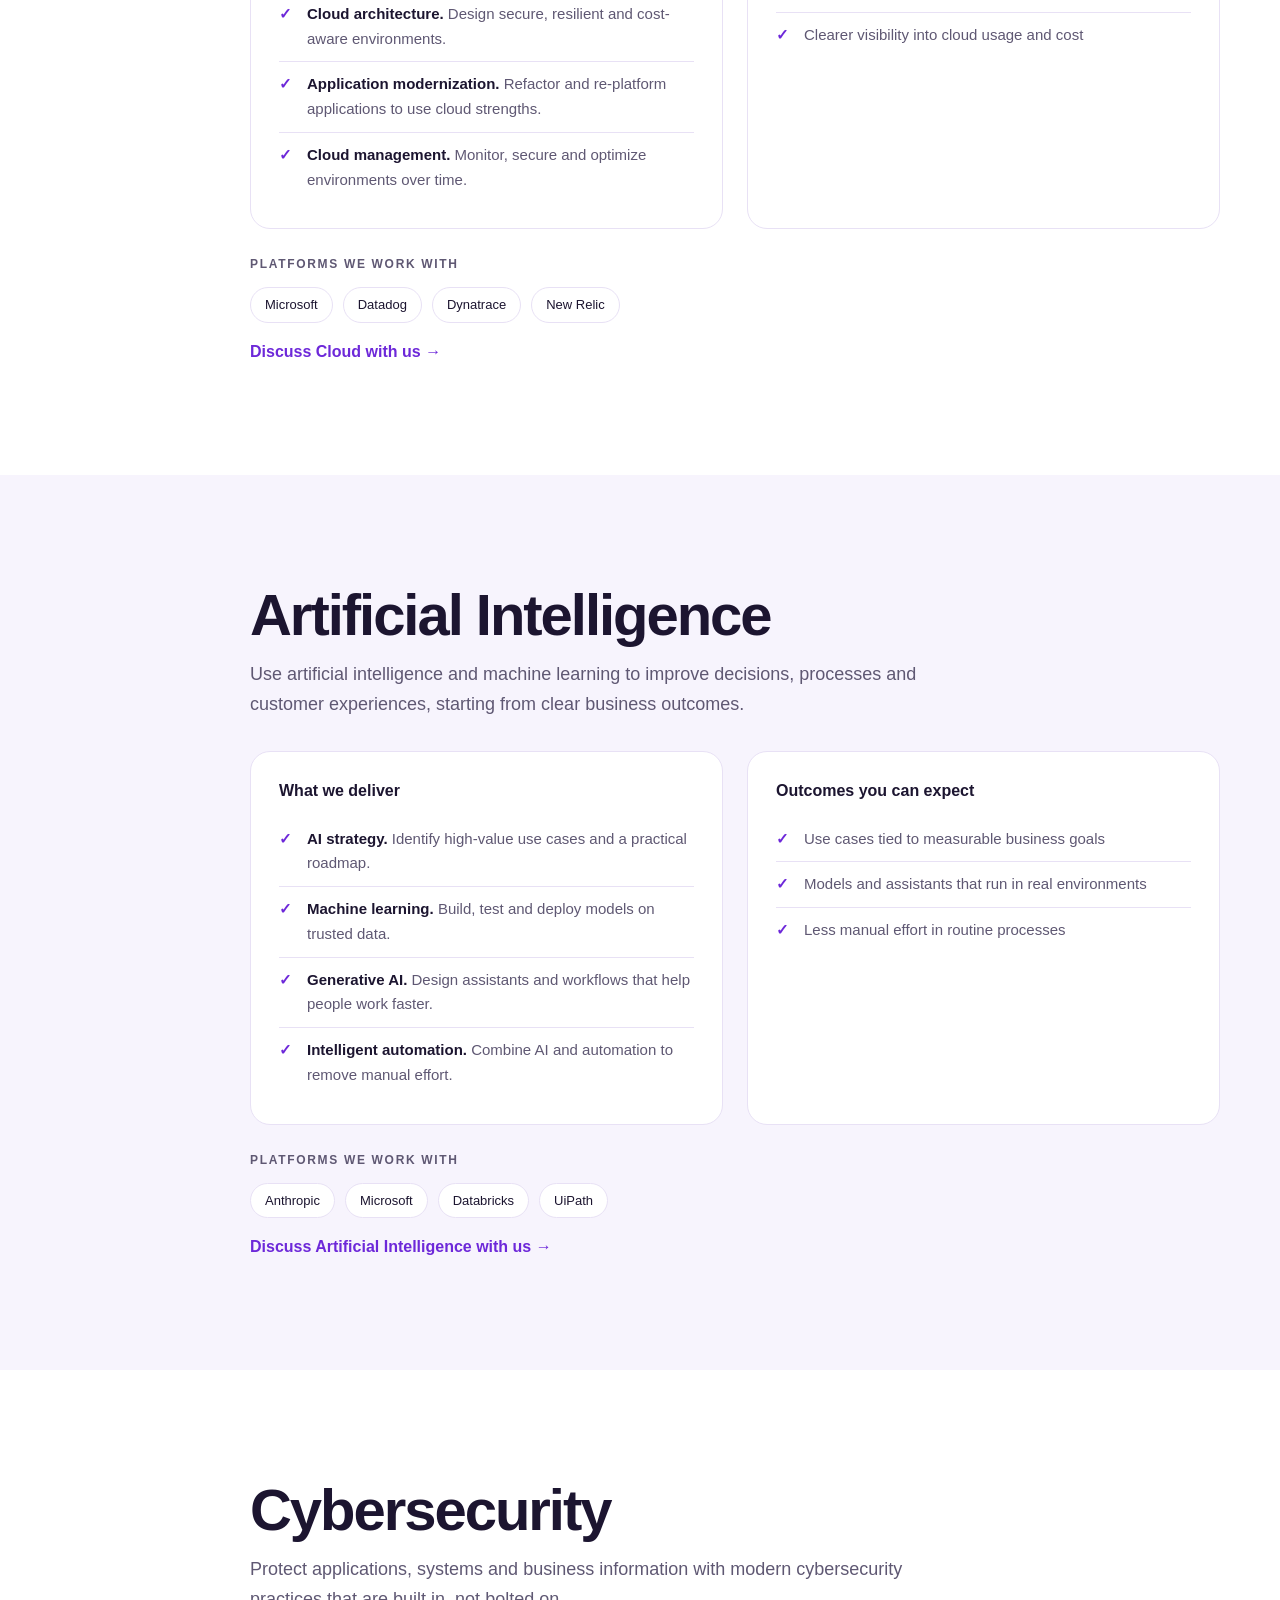
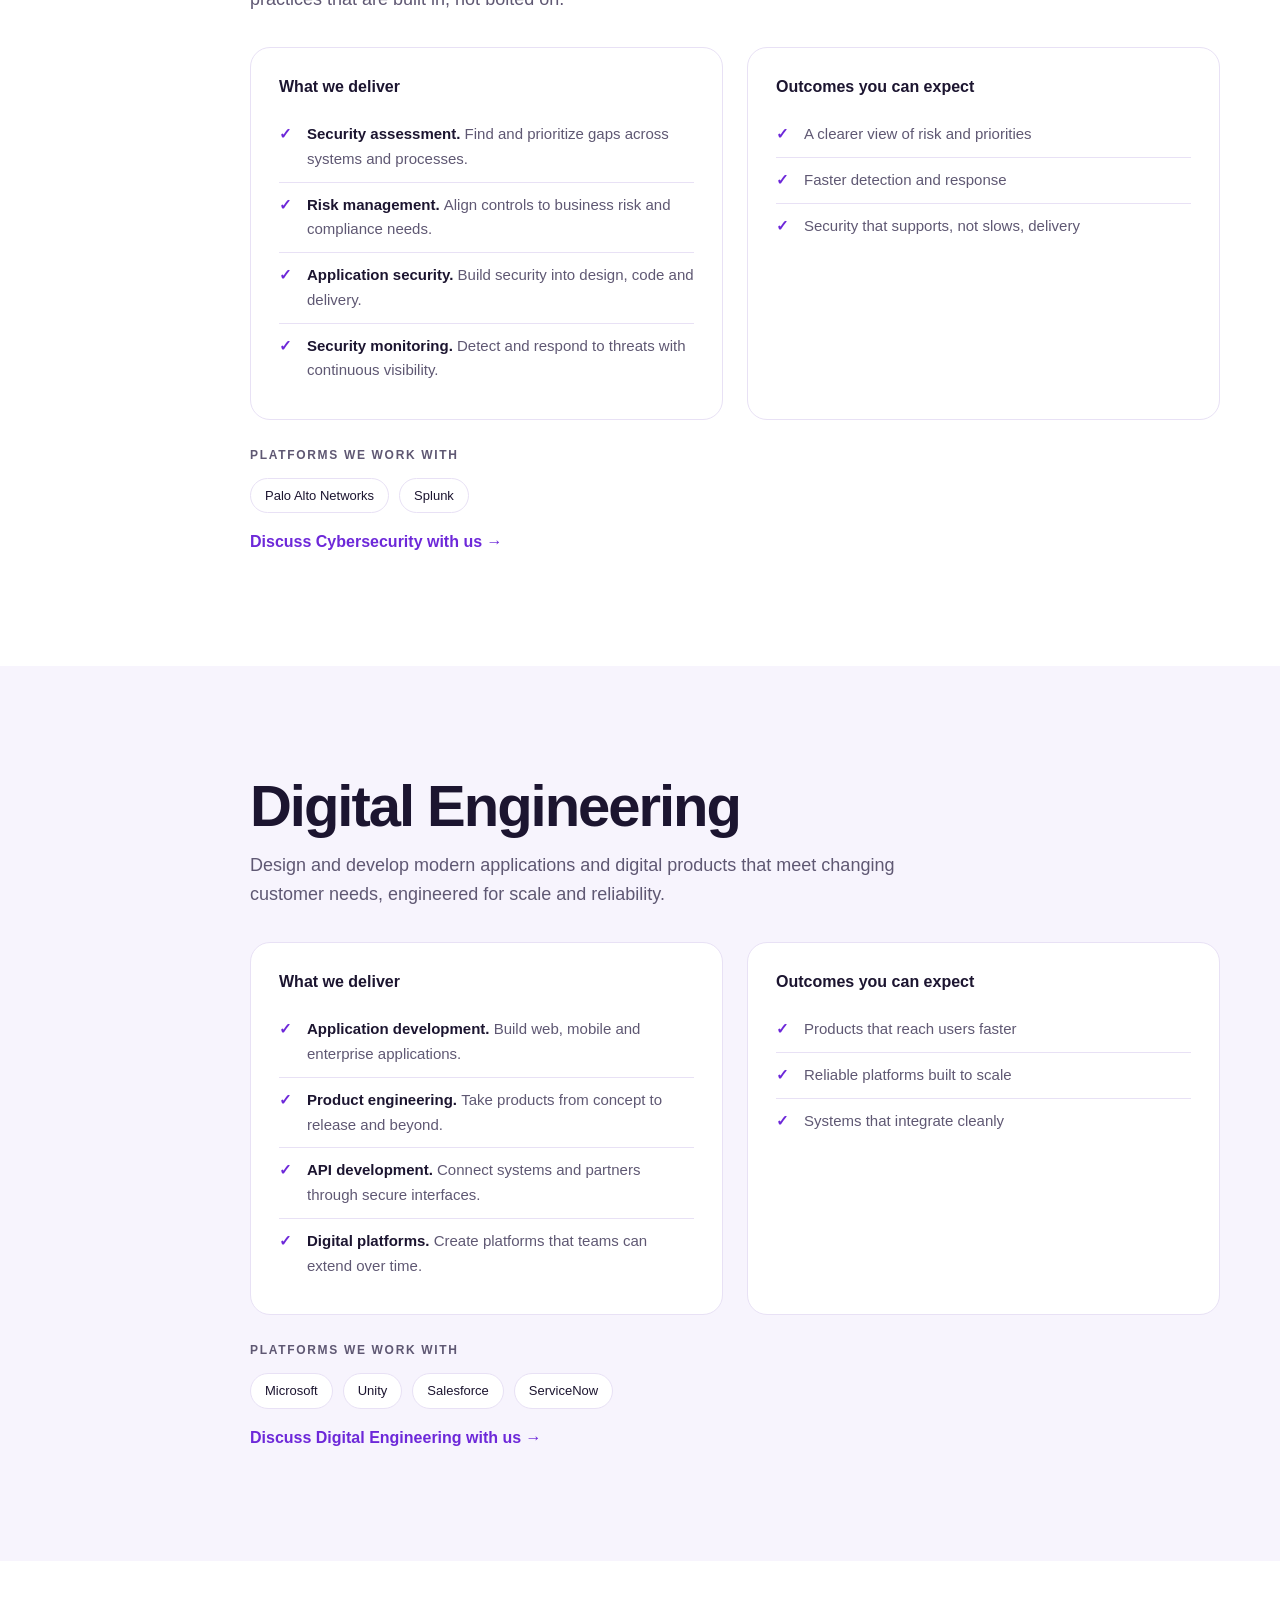
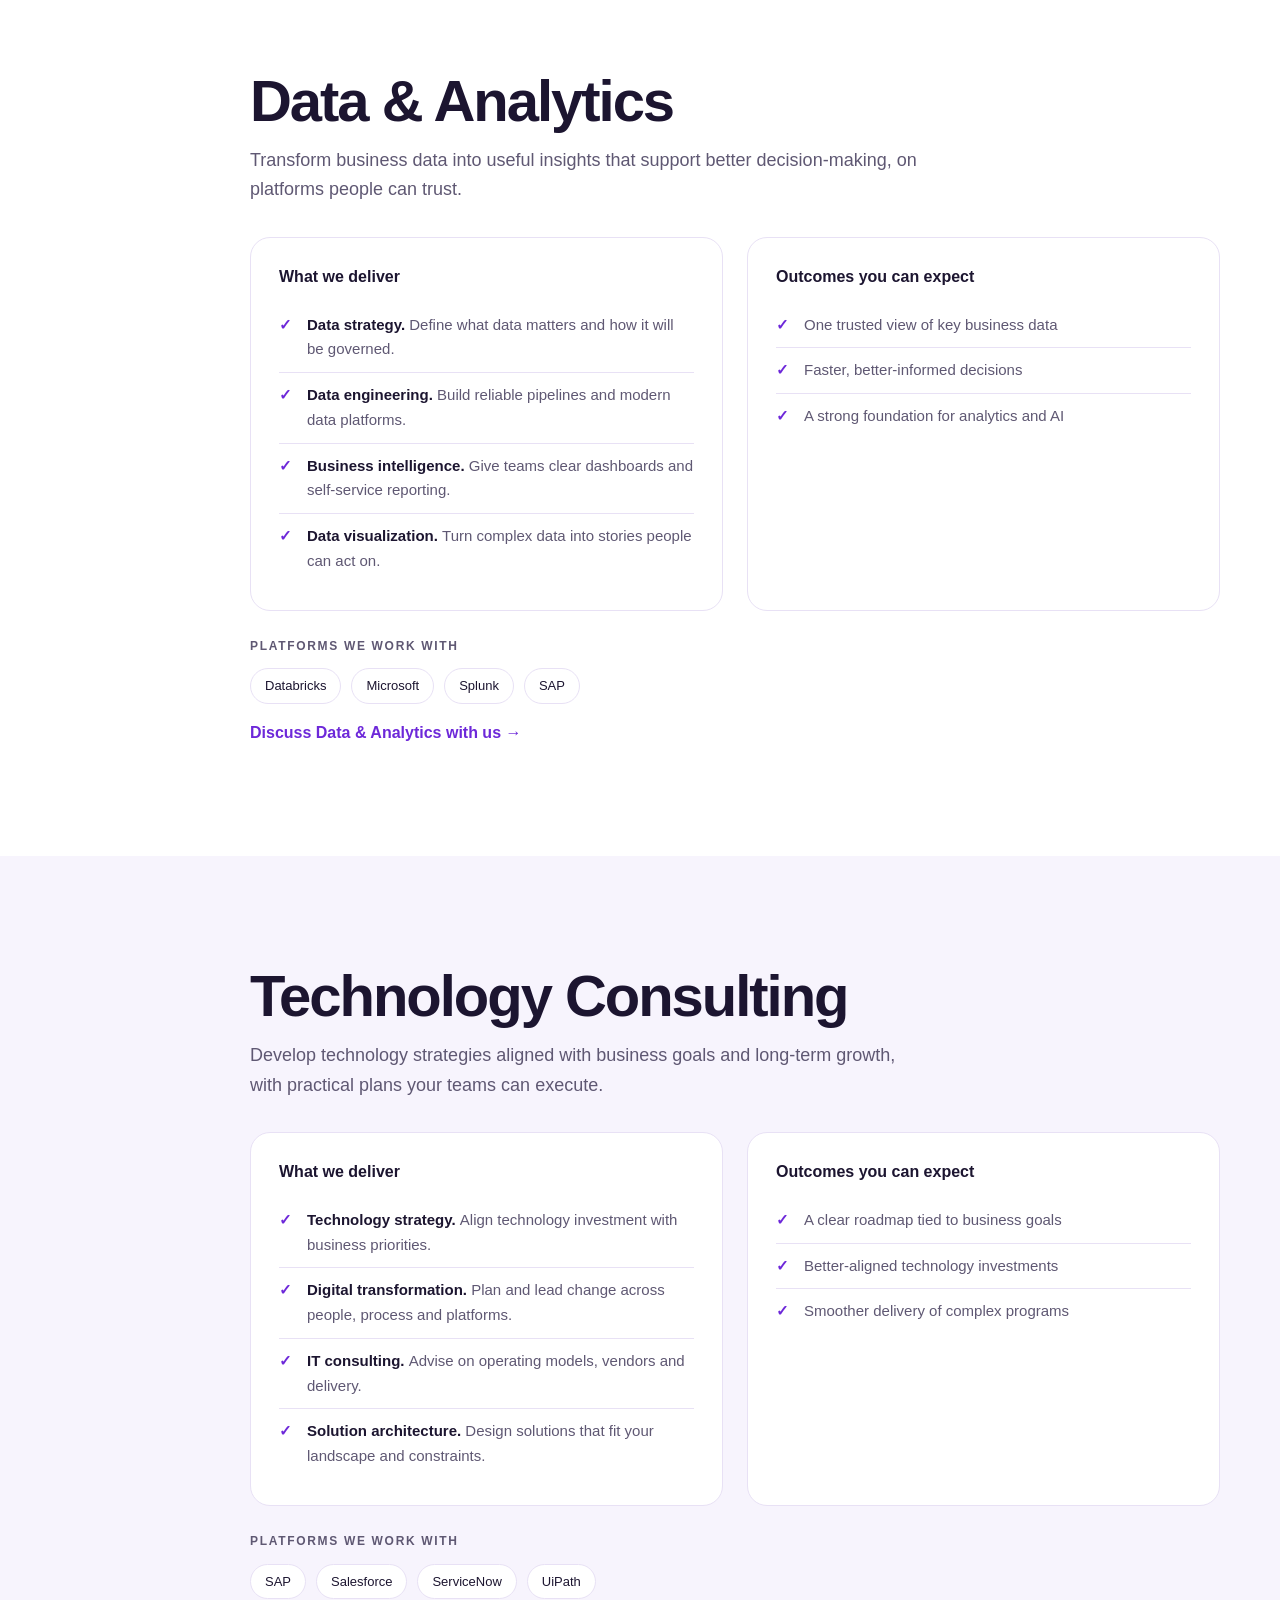
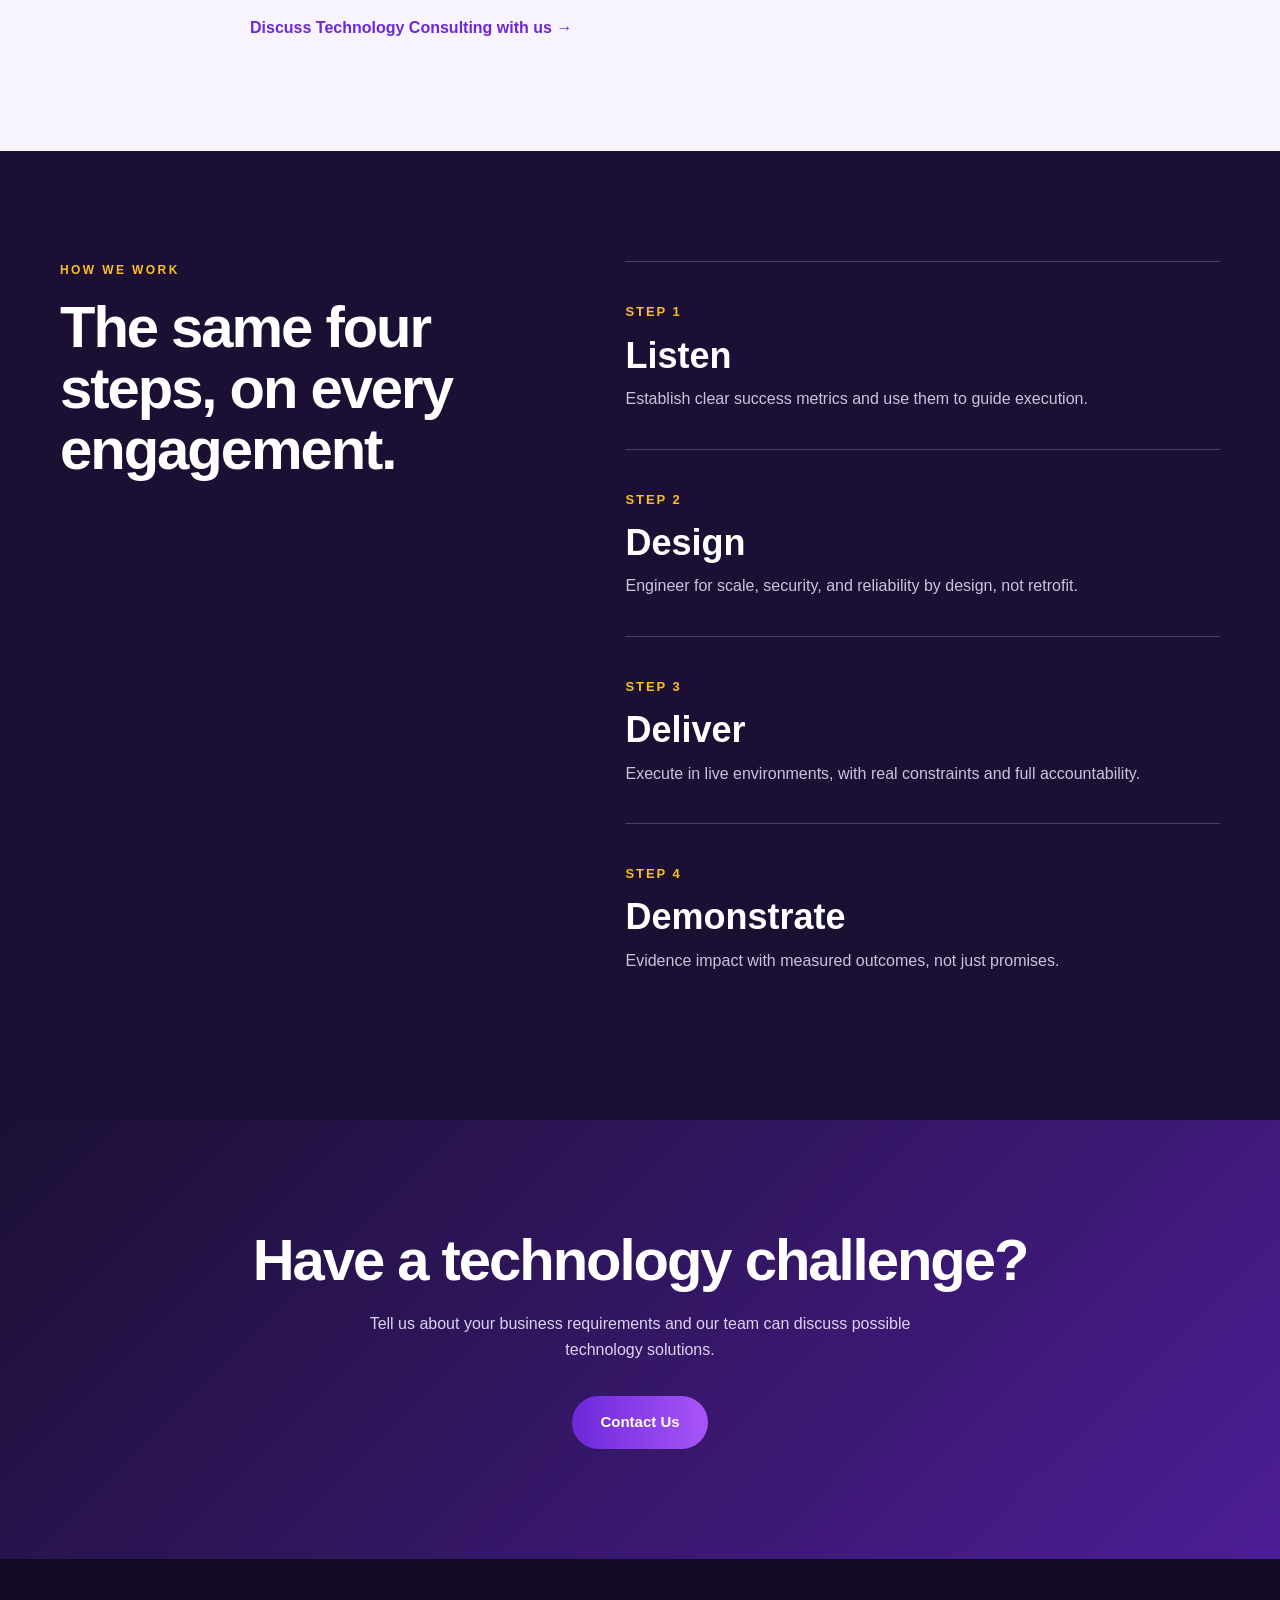
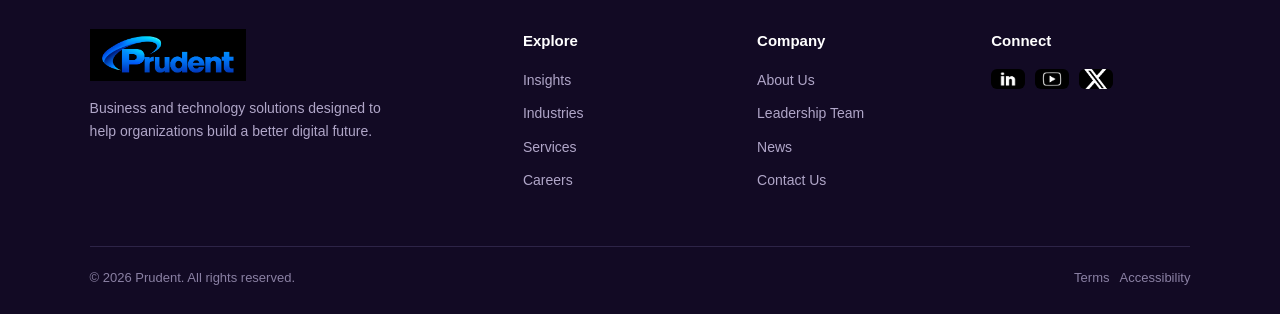
<file: services.html>
<!DOCTYPE html>
<html lang="en">

<head>

    <meta charset="UTF-8">

    <meta
        name="viewport"
        content="width=device-width, initial-scale=1.0">

    <meta
        name="description"
        content="Prudent services: cloud, AI, cybersecurity, engineering, data and consulting.">

    <title>Services | Prudent</title>

    <link
        rel="stylesheet"
        href="style.css">

    <link
        rel="icon"
        type="image/png"
        href="Images/logo3.png">

</head>


<body>


<!-- CONTACT POPUP -->

<input
    type="checkbox"
    id="contact-toggle"
    class="tg">


<div class="cd">

    <label
        for="contact-toggle"
        class="cd-bg"
        aria-label="Close">
    </label>


    <div
        class="cd-box"
        role="dialog"
        aria-labelledby="cd-t">


        <label
            for="contact-toggle"
            class="x"
            aria-label="Close">

            &times;

        </label>


        <h2 id="cd-t">
            Schedule a Consultation
        </h2>


        <div class="cd-div">
            &#8595;
        </div>


        <form action="thank-you.html" method="post">

            <div class="f">

                <label for="cn">
                    Full Name <i>*</i>
                </label>

                <input
                    id="cn"
                    name="name"
                    type="text"
                    placeholder="Enter Your Full Name"
                    pattern="^[A-Z][a-z]+ [A-Z][a-z]+$"
                    title="Enter your first and last name with capital letters."
                    required
                    autocomplete="name">

            </div>


            <div class="f">

                <label for="cc">
                    Company Name <i>*</i>
                </label>

                <input
                    id="cc"
                    name="company"
                    type="text"
                    placeholder="Enter Your Company Name"
                    pattern="^[a-zA-Z0-9]+( [a-zA-Z0-9]+)*$"
                    minlength="2"
                    title="Enter a valid company name."
                    required
                    autocomplete="organization">

            </div>


            <div class="f">

                <label for="ce">
                    Work Email <i>*</i>
                </label>

                <input
                    id="ce"
                    name="email"
                    type="email"
                    placeholder="Enter Your Work Email"
                    required
                    autocomplete="email">

            </div>


            <div class="f">

                <label for="cp">
                    Phone Number
                </label>

                <input
                    id="cp"
                    name="phone"
                    type="tel"
                    pattern="[0-9]{10}"
                    maxlength="10"
                    placeholder="Enter Your Phone Number"
                    title="Enter exactly 10 numbers."
                    autocomplete="tel">

            </div>


            <div class="f">

                <label for="cr">
                    Role / Title
                </label>

                <input
                    id="cr"
                    name="role"
                    type="text"
                    placeholder="Enter Your Role / Title"
                    autocomplete="organization-title">

            </div>


            <div class="f">

                <label for="cs">
                    Service <i>*</i>
                </label>

                <select
                    id="cs"
                    name="service"
                    required>

                    <option value="">
                        --Select Service--
                    </option>

                    <option value="Digital Transformation">
                        Digital Transformation
                    </option>

                    <option value="Cybersecurity Services">
                        Cybersecurity Services
                    </option>

                    <option value="Data & AI Services">
                        Data &amp; AI Services
                    </option>

                    <option value="Enterprise Applications">
                        Enterprise Applications
                    </option>

                    <option value="Technology Staffing">
                        Technology Staffing
                    </option>

                </select>

            </div>


            <div class="f full">

                <label for="cq">
                    Please explain your requirement in brief
                </label>

                <textarea
                    id="cq"
                    name="message"
                    rows="4"
                    placeholder="Tell us about your requirement">
                </textarea>

            </div>


            <label class="agree full">

                <input
                    type="checkbox"
                    name="sms_consent"
                    value="agreed"
                    required>

                <b>
                    AGREE <i>*</i>
                </b>

                <span>
                    By checking the box above, you agree to receive
                    text messages from Prudent Technologies and
                    consulting Inc regarding updates, alerts,
                    and notifications.
                </span>

            </label>


            <p class="sms full">

                <b>
                    SMS SHARING DISCLOSURE:
                </b>

                No mobile information will be shared with
                third parties/affiliates for marketing/promotional
                purposes at any time.

            </p>


            <label
                for="thank-toggle"
                class="btn">

                Submit

            </label>

        </form>

    </div>

</div>


<div class="thank-popup">

    <label
        for="thank-toggle"
        class="thank-popup-bg"
        aria-label="Close">
    </label>


    <div class="thank-popup-box">

        <label
            for="thank-toggle"
            class="thank-close"
            aria-label="Close">

            &times;

        </label>


        <div class="thank-popup-icon">
            ✓
        </div>


        <h2>
            Thank You!
        </h2>


        <p>
            Your consultation request has been submitted successfully.
            We will get back to you soon.
        </p>


        <label
            for="thank-toggle"
            class="btn">
            <a
                href="index.html">

            Close
            </a>
        </label>

    </div>

</div>

<!-- HEADER -->

<header class="sh">

    <div class="sh-in">


        <!-- LOGO -->

        <a
            class="sh-logo"
            href="index.html">

            <img
                src="Images/logo.png"
                alt="Prudent home"
                title="Home">

        </a>


        <!-- SEARCH -->

        <form
            class="sq"
            action="https://www.google.com/search"
            method="get"
            target="_blank"
            role="search">

            <span class="search-icon">
                ⌕
            </span>

            <input
                type="hidden"
                name="as_sitesearch"
                value="yourdomain.com">

            <input
                type="search"
                name="q"
                placeholder="Search"
                aria-label="Search">

        </form>


        <!-- MOBILE NAVIGATION -->

        <input
            type="checkbox"
            id="nav-toggle"
            class="tg">


        <!-- NAVIGATION -->

        <nav class="sn">


            <a href="insights.html">
                Insights
            </a>


            <a href="industries.html">
                Industries
            </a>


            <a
                href="services.html"
                class="on">

                Services

            </a>


            <a href="careers.html">
                Careers
            </a>


            <a href="news.html">
                News
            </a>


            <a href="about-us.html">
                About Us
            </a>


            <a href="leadership.html">
                Leadership Team
            </a>


            <label
                for="contact-toggle"
                class="btn">

                Contact Us

            </label>


        </nav>


        <!-- HAMBURGER -->

        <label
            for="nav-toggle"
            class="burger"
            aria-label="Open menu">

            <i></i>
            <i></i>
            <i></i>

        </label>


    </div>

</header>


<!-- MAIN -->

<main>


    <!-- HERO -->

    <section class="hero sm g">

        <div class="wrap">


            <span class="eyebrow">

                Our services

            </span>


            <h1>
                Technology solutions for a changing world
            </h1>


            <p class="lead">
                We combine technology, business expertise and
                innovative thinking to help organizations solve
                complex challenges and create new opportunities.
            </p>


        </div>

    </section>


    <!-- WHAT WE DO -->

    <section>

        <div class="wrap split">


            <div class="rv">

                <span class="eyebrow">
                    What we do
                </span>


                <h2>
                    Turning technology into business value
                </h2>

            </div>


            <div class="rv">


                <p class="lead-p">
                    At Prudent, we help organizations use technology
                    to improve operations, create better customer
                    experiences and build new digital products.
                </p>


                <p class="lead-p">
                    Our teams work across six capabilities and work
                    closely with clients to develop practical solutions.
                </p>


                <div class="chips">


                    <a href="#cloud">
                        Cloud
                    </a>


                    <a href="#ai">
                        Artificial Intelligence
                    </a>


                    <a href="#cybersecurity">
                        Cybersecurity
                    </a>


                    <a href="#engineering">
                        Digital Engineering
                    </a>


                    <a href="#data">
                        Data &amp; Analytics
                    </a>


                    <a href="#consulting">
                        Technology Consulting
                    </a>


                </div>

            </div>

        </div>

    </section>


    <!-- CLOUD -->

    <section id="cloud">

        <div class="wrap chap">


            <div class="no rv">
                01
            </div>


            <div class="rv">


                <h2>
                    Cloud
                </h2>


                <p class="lead-p">
                    Build scalable, flexible and secure cloud
                    environments that support modern business
                    operations. We guide you from first assessment
                    through ongoing optimization.
                </p>


                <div class="dt">


                    <div>

                        <h3>
                            What we deliver
                        </h3>


                        <ul>


                            <li>
                                <b>
                                    Cloud migration.
                                </b>

                                Assess, plan and move workloads
                                with minimal disruption.
                            </li>


                            <li>
                                <b>
                                    Cloud architecture.
                                </b>

                                Design secure, resilient and
                                cost-aware environments.
                            </li>


                            <li>
                                <b>
                                    Application modernization.
                                </b>

                                Refactor and re-platform applications
                                to use cloud strengths.
                            </li>


                            <li>
                                <b>
                                    Cloud management.
                                </b>

                                Monitor, secure and optimize
                                environments over time.
                            </li>


                        </ul>

                    </div>


                    <div>

                        <h3>
                            Outcomes you can expect
                        </h3>


                        <ul>

                            <li>
                                Faster, more flexible delivery
                                of new capabilities
                            </li>

                            <li>
                                Better resilience and security
                                by design
                            </li>

                            <li>
                                Clearer visibility into cloud
                                usage and cost
                            </li>

                        </ul>

                    </div>


                </div>


                <h3 class="pf">
                    Platforms we work with
                </h3>


                <div class="tags">


                    <span>
                        Microsoft
                    </span>


                    <span>
                        Datadog
                    </span>


                    <span>
                        Dynatrace
                    </span>


                    <span>
                        New Relic
                    </span>


                </div>


                <label
                    for="contact-toggle"
                    class="more">

                    Discuss Cloud with us →

                </label>


            </div>

        </div>

    </section>


    <!-- ARTIFICIAL INTELLIGENCE -->

    <section
        id="ai"
        class="soft">

        <div class="wrap chap">


            <div class="no rv">
                02
            </div>


            <div class="rv">


                <h2>
                    Artificial Intelligence
                </h2>


                <p class="lead-p">
                    Use artificial intelligence and machine
                    learning to improve decisions, processes
                    and customer experiences, starting from
                    clear business outcomes.
                </p>


                <div class="dt">


                    <div>

                        <h3>
                            What we deliver
                        </h3>


                        <ul>


                            <li>
                                <b>
                                    AI strategy.
                                </b>

                                Identify high-value use cases
                                and a practical roadmap.
                            </li>


                            <li>
                                <b>
                                    Machine learning.
                                </b>

                                Build, test and deploy models
                                on trusted data.
                            </li>


                            <li>
                                <b>
                                    Generative AI.
                                </b>

                                Design assistants and workflows
                                that help people work faster.
                            </li>


                            <li>
                                <b>
                                    Intelligent automation.
                                </b>

                                Combine AI and automation to
                                remove manual effort.
                            </li>


                        </ul>

                    </div>


                    <div>

                        <h3>
                            Outcomes you can expect
                        </h3>


                        <ul>

                            <li>
                                Use cases tied to measurable
                                business goals
                            </li>

                            <li>
                                Models and assistants that run
                                in real environments
                            </li>

                            <li>
                                Less manual effort in routine
                                processes
                            </li>

                        </ul>

                    </div>


                </div>


                <h3 class="pf">
                    Platforms we work with
                </h3>


                <div class="tags">


                    <span>
                        Anthropic
                    </span>


                    <span>
                        Microsoft
                    </span>


                    <span>
                        Databricks
                    </span>


                    <span>
                        UiPath
                    </span>


                </div>


                <label
                    for="contact-toggle"
                    class="more">

                    Discuss Artificial Intelligence with us →

                </label>


            </div>

        </div>

    </section>


    <!-- CYBERSECURITY -->

    <section id="cybersecurity">

        <div class="wrap chap">


            <div class="no rv">
                03
            </div>


            <div class="rv">


                <h2>
                    Cybersecurity
                </h2>


                <p class="lead-p">
                    Protect applications, systems and business
                    information with modern cybersecurity practices
                    that are built in, not bolted on.
                </p>


                <div class="dt">


                    <div>

                        <h3>
                            What we deliver
                        </h3>


                        <ul>


                            <li>
                                <b>
                                    Security assessment.
                                </b>

                                Find and prioritize gaps across
                                systems and processes.
                            </li>


                            <li>
                                <b>
                                    Risk management.
                                </b>

                                Align controls to business risk
                                and compliance needs.
                            </li>


                            <li>
                                <b>
                                    Application security.
                                </b>

                                Build security into design,
                                code and delivery.
                            </li>


                            <li>
                                <b>
                                    Security monitoring.
                                </b>

                                Detect and respond to threats
                                with continuous visibility.
                            </li>


                        </ul>

                    </div>


                    <div>

                        <h3>
                            Outcomes you can expect
                        </h3>


                        <ul>

                            <li>
                                A clearer view of risk and priorities
                            </li>

                            <li>
                                Faster detection and response
                            </li>

                            <li>
                                Security that supports, not slows,
                                delivery
                            </li>

                        </ul>

                    </div>


                </div>


                <h3 class="pf">
                    Platforms we work with
                </h3>


                <div class="tags">


                    <span>
                        Palo Alto Networks
                    </span>


                    <span>
                        Splunk
                    </span>


                </div>


                <label
                    for="contact-toggle"
                    class="more">

                    Discuss Cybersecurity with us →

                </label>


            </div>

        </div>

    </section>


    <!-- DIGITAL ENGINEERING -->

    <section
        id="engineering"
        class="soft">

        <div class="wrap chap">


            <div class="no rv">
                04
            </div>


            <div class="rv">


                <h2>
                    Digital Engineering
                </h2>


                <p class="lead-p">
                    Design and develop modern applications and
                    digital products that meet changing customer
                    needs, engineered for scale and reliability.
                </p>


                <div class="dt">


                    <div>

                        <h3>
                            What we deliver
                        </h3>


                        <ul>


                            <li>
                                <b>
                                    Application development.
                                </b>

                                Build web, mobile and enterprise
                                applications.
                            </li>


                            <li>
                                <b>
                                    Product engineering.
                                </b>

                                Take products from concept to
                                release and beyond.
                            </li>


                            <li>
                                <b>
                                    API development.
                                </b>

                                Connect systems and partners
                                through secure interfaces.
                            </li>


                            <li>
                                <b>
                                    Digital platforms.
                                </b>

                                Create platforms that teams
                                can extend over time.
                            </li>


                        </ul>

                    </div>


                    <div>

                        <h3>
                            Outcomes you can expect
                        </h3>


                        <ul>

                            <li>
                                Products that reach users faster
                            </li>

                            <li>
                                Reliable platforms built to scale
                            </li>

                            <li>
                                Systems that integrate cleanly
                            </li>

                        </ul>

                    </div>


                </div>


                <h3 class="pf">
                    Platforms we work with
                </h3>


                <div class="tags">


                    <span>
                        Microsoft
                    </span>


                    <span>
                        Unity
                    </span>


                    <span>
                        Salesforce
                    </span>


                    <span>
                        ServiceNow
                    </span>


                </div>


                <label
                    for="contact-toggle"
                    class="more">

                    Discuss Digital Engineering with us →

                </label>


            </div>

        </div>

    </section>


    <!-- DATA & ANALYTICS -->

    <section id="data">

        <div class="wrap chap">


            <div class="no rv">
                05
            </div>


            <div class="rv">


                <h2>
                    Data &amp; Analytics
                </h2>


                <p class="lead-p">
                    Transform business data into useful insights
                    that support better decision-making, on
                    platforms people can trust.
                </p>


                <div class="dt">


                    <div>

                        <h3>
                            What we deliver
                        </h3>


                        <ul>


                            <li>
                                <b>
                                    Data strategy.
                                </b>

                                Define what data matters and
                                how it will be governed.
                            </li>


                            <li>
                                <b>
                                    Data engineering.
                                </b>

                                Build reliable pipelines and
                                modern data platforms.
                            </li>


                            <li>
                                <b>
                                    Business intelligence.
                                </b>

                                Give teams clear dashboards
                                and self-service reporting.
                            </li>


                            <li>
                                <b>
                                    Data visualization.
                                </b>

                                Turn complex data into stories
                                people can act on.
                            </li>


                        </ul>

                    </div>


                    <div>

                        <h3>
                            Outcomes you can expect
                        </h3>


                        <ul>

                            <li>
                                One trusted view of key
                                business data
                            </li>

                            <li>
                                Faster, better-informed decisions
                            </li>

                            <li>
                                A strong foundation for analytics
                                and AI
                            </li>

                        </ul>

                    </div>


                </div>


                <h3 class="pf">
                    Platforms we work with
                </h3>


                <div class="tags">


                    <span>
                        Databricks
                    </span>


                    <span>
                        Microsoft
                    </span>


                    <span>
                        Splunk
                    </span>


                    <span>
                        SAP
                    </span>


                </div>


                <label
                    for="contact-toggle"
                    class="more">

                    Discuss Data &amp; Analytics with us →

                </label>


            </div>

        </div>

    </section>


    <!-- TECHNOLOGY CONSULTING -->

    <section
        id="consulting"
        class="soft">

        <div class="wrap chap">


            <div class="no rv">
                06
            </div>


            <div class="rv">


                <h2>
                    Technology Consulting
                </h2>


                <p class="lead-p">
                    Develop technology strategies aligned with
                    business goals and long-term growth, with
                    practical plans your teams can execute.
                </p>


                <div class="dt">


                    <div>

                        <h3>
                            What we deliver
                        </h3>


                        <ul>


                            <li>
                                <b>
                                    Technology strategy.
                                </b>

                                Align technology investment with
                                business priorities.
                            </li>


                            <li>
                                <b>
                                    Digital transformation.
                                </b>

                                Plan and lead change across people,
                                process and platforms.
                            </li>


                            <li>
                                <b>
                                    IT consulting.
                                </b>

                                Advise on operating models, vendors
                                and delivery.
                            </li>


                            <li>
                                <b>
                                    Solution architecture.
                                </b>

                                Design solutions that fit your
                                landscape and constraints.
                            </li>


                        </ul>

                    </div>


                    <div>

                        <h3>
                            Outcomes you can expect
                        </h3>


                        <ul>

                            <li>
                                A clear roadmap tied to business goals
                            </li>

                            <li>
                                Better-aligned technology investments
                            </li>

                            <li>
                                Smoother delivery of complex programs
                            </li>

                        </ul>

                    </div>


                </div>


                <h3 class="pf">
                    Platforms we work with
                </h3>


                <div class="tags">


                    <span>
                        SAP
                    </span>


                    <span>
                        Salesforce
                    </span>


                    <span>
                        ServiceNow
                    </span>


                    <span>
                        UiPath
                    </span>


                </div>


                <label
                    for="contact-toggle"
                    class="more">

                    Discuss Technology Consulting with us →

                </label>


            </div>

        </div>

    </section>


    <!-- HOW WE WORK -->

    <section class="dark">

        <div class="wrap split">


            <div class="stick rv">

                <span class="eyebrow">
                    How we work
                </span>


                <h2>
                    The same four steps, on every engagement.
                </h2>

            </div>


            <div>


                <div class="step rv">

                    <b>
                        STEP 1
                    </b>


                    <h3>
                        Listen
                    </h3>


                    <p>
                        Establish clear success metrics and use
                        them to guide execution.
                    </p>

                </div>


                <div class="step rv">

                    <b>
                        STEP 2
                    </b>


                    <h3>
                        Design
                    </h3>


                    <p>
                        Engineer for scale, security, and
                        reliability by design, not retrofit.
                    </p>

                </div>


                <div class="step rv">

                    <b>
                        STEP 3
                    </b>


                    <h3>
                        Deliver
                    </h3>


                    <p>
                        Execute in live environments, with real
                        constraints and full accountability.
                    </p>

                </div>


                <div class="step rv">

                    <b>
                        STEP 4
                    </b>


                    <h3>
                        Demonstrate
                    </h3>


                    <p>
                        Evidence impact with measured outcomes,
                        not just promises.
                    </p>

                </div>


            </div>

        </div>

    </section>


    <!-- CTA -->

    <section class="cta">

        <div class="wrap">


            <h2 class="rv">
                Have a technology challenge?
            </h2>


            <p>
                Tell us about your business requirements and
                our team can discuss possible technology solutions.
            </p>


            <label
                for="contact-toggle"
                class="btn">

                Contact Us

            </label>


        </div>

    </section>


</main>


<!-- FOOTER -->

<footer class="sf">

    <div class="sf-g">


        <!-- ABOUT -->

        <div>

            <img
                src="Images/logo1.png"
                alt="Prudent">

            <p>
                Business and technology solutions designed to
                help organizations build a better digital future.
            </p>

        </div>


        <!-- EXPLORE -->

        <div>

            <h4>
                Explore
            </h4>


            <a href="insights.html">
                Insights
            </a>


            <a href="industries.html">
                Industries
            </a>


            <a href="services.html">
                Services
            </a>


            <a href="careers.html">
                Careers
            </a>

        </div>


        <!-- COMPANY -->

        <div>

            <h4>
                Company
            </h4>


            <a href="about-us.html">
                About Us
            </a>


            <a href="leadership.html">
                Leadership Team
            </a>


            <a href="news.html">
                News
            </a>


            <label for="contact-toggle">
                Contact Us
            </label>

        </div>


        <!-- CONNECT -->

        <div>

            <h4>
                Connect
            </h4>


            <div class="soc">


                <a
                    href="https://www.linkedin.com/company/prudent-technologies-and-consulting-inc/posts/?feedView=all"
                    aria-label="LinkedIn">

                    <img
                        src="Images/LinkedIn.jpg"
                        alt="LinkedIn">

                </a>


                <a
                    href="https://www.youtube.com/@PrudentTechnologiesConsulting"
                    aria-label="YouTube">

                    <img
                        src="Images/youtube.jpg"
                        alt="YouTube">

                </a>


                <a
                    href="https://x.com/Prudent_USA"
                    aria-label="Twitter">

                    <img
                        src="Images/twitter.jpg"
                        alt="Twitter">

                </a>


            </div>

        </div>

    </div>


    <!-- FOOTER BOTTOM -->

    <div class="sf-b">

        <span>
            © 2026 Prudent. All rights reserved.
        </span>


        <span>
            Terms
            &nbsp;
            Accessibility
        </span>

    </div>

</footer>


</body>

</html>
</file>
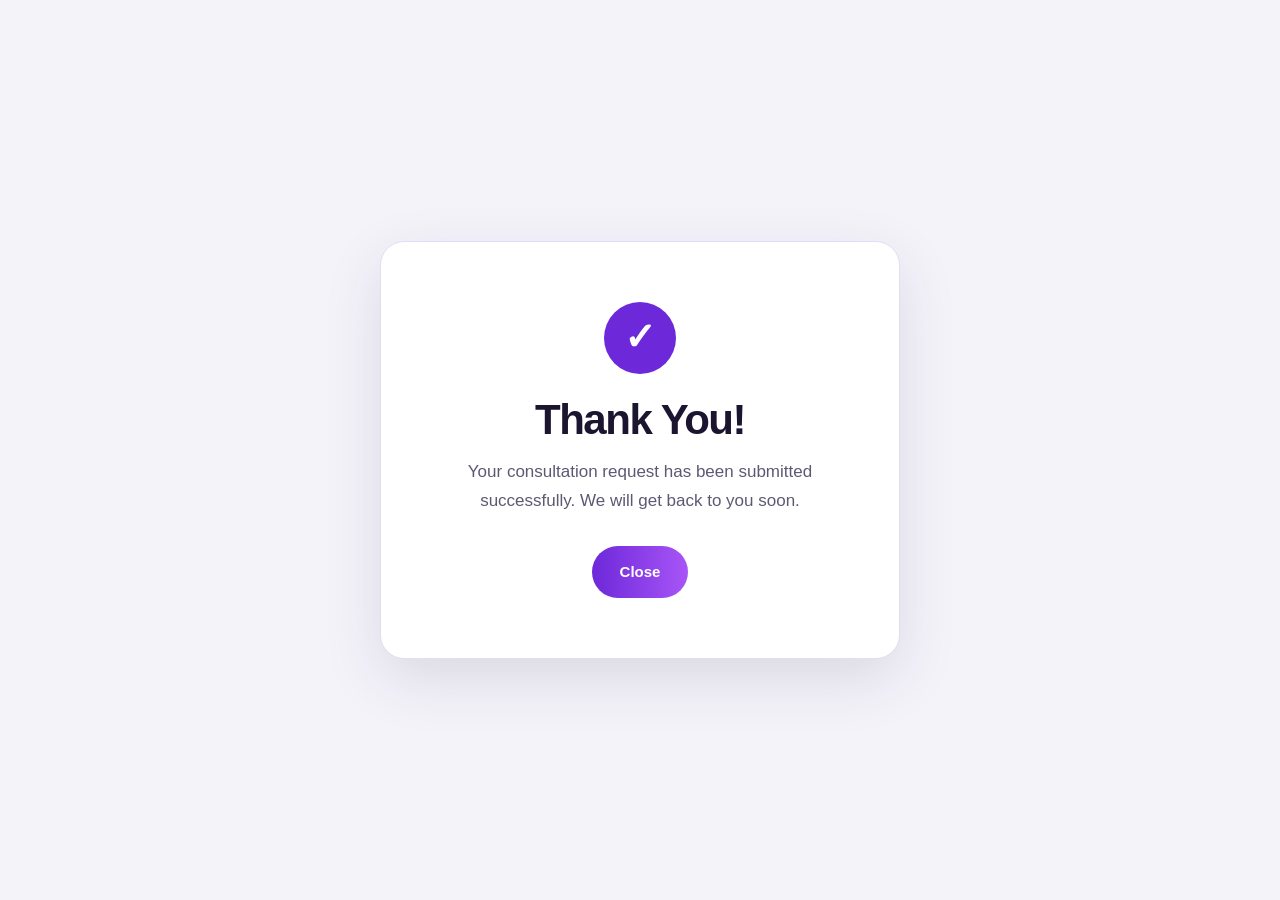
<file: thank-you.html>
<!DOCTYPE html>
<html lang="en">

<head>
    <meta charset="UTF-8">
    <meta name="viewport" content="width=device-width, initial-scale=1.0">
    <meta name="description" content="Thank you for contacting Prudent.">
    <title>Thank You | Prudent</title>
    <link rel="stylesheet" href="style.css">
    <link rel="icon" type="image/png" href="Images/logo3.png">
</head>

<body>

    <main class="thank-page">

        <div class="thank-card">

            <div class="thank-icon">
                ✓
            </div>

            <h1>Thank You!</h1>

            <p>
                Your consultation request has been submitted successfully.
                We will get back to you soon.
            </p>

            <a href="index.html" class="btn">
                Close
            </a>

        </div>

    </main>

</body>

</html>
</file>
<file: style.css>
*{
margin:0;
padding:0;
box-sizing:border-box;
}
html{
scroll-behavior:smooth;
scroll-padding-top:90px;
}
body{
font-family:Arial,Helvetica,sans-serif;
color:#1c1530;
background:#fff;
line-height:1.65;
overflow-x:hidden;
}
body:has(#contact-toggle:checked){
overflow:hidden;
}
img{
max-width:100%;
display:block;
}
a{
color:inherit;
text-decoration:none;
}
button,
input,
textarea,
select{
font:inherit;
}
label{
cursor:pointer;
}
input[type="checkbox"]{
accent-color:#6d28d9;
}
:focus-visible{
outline:2px solid #6d28d9;
outline-offset:3px;
}
section{
padding:110px clamp(20px,7vw,110px);
}
.wrap{
max-width:1200px;
margin:auto;
}
h1,
h2{
letter-spacing:-.035em;
line-height:1.05;
font-weight:800;
}
h2{
font-size:clamp(32px,4.6vw,58px);
}
.eyebrow{
display:block;
margin-bottom:16px;
font-size:12px;
font-weight:800;
letter-spacing:.2em;
text-transform:uppercase;
color:#6d28d9;
}
.big{
font-size:clamp(17px,2vw,21px);
color:#cbc3de;
max-width:640px;
margin-top:24px;
}
.btn{
display:inline-flex;
align-items:center;
justify-content:center;
padding:14px 28px;
border:0;
border-radius:99px;
background:linear-gradient(90deg,#6d28d9,#a855f7);
color:#fff;
font-weight:700;
font-size:15px;
cursor:pointer;
transition:.3s;
}
.btn:hover{
transform:translateY(-3px);
box-shadow:0 12px 28px rgba(109,40,217,.35);
}
.btn.ghost{
background:transparent;
border:1.5px solid currentColor;
margin-left:8px;
}
.more{
display:inline-block;
margin-top:16px;
color:#6d28d9;
font-weight:700;
}
.dark{
background:#1b1033;
color:#fff;
}
.dark .eyebrow{
color:#fbbf24;
}
.soft{
background:#f7f4fd;
}
.sh{
position:sticky;
top:0;
z-index:900;
background:rgba(255,255,255,.96);
backdrop-filter:blur(14px);
border-bottom:1px solid #e8e1f5;
}
.sh-in{
max-width:1600px;
min-height:76px;
margin:auto;
padding:0 clamp(16px,3vw,44px);
display:flex;
align-items:center;
gap:24px;
}
.sh-logo{
display:flex;
align-items:center;
flex-shrink:0;
}
.sh-logo img{
height:48px;
width:auto;
object-fit:contain;
}
.sq{
position:relative;
flex:1;
gap: 8px;
max-width:440px;
margin:auto;
}

.sq input[type="search"]{
width:100%;
height:44px;
padding:0 18px 0 44px;
border:1px solid #e8e1f5;
border-radius:99px;
background:#f7f4fd;
outline: 0;
font-size: 14px;
transition:.25s;
}
.sq input[type="search"]:focus{
border-color:#6d28d9;
background:#fff;
box-shadow:0 0 0 4px rgba(109,40,217,.12);
}

.sq {
    width: 160px;
    height: 38px;
    display: flex;
    align-items: center;
    padding: 0 14px;
    border: 1px solid #ddd3ef;
    border-radius: 22px;
    background: #faf8ff;
    box-sizing: border-box;
}

.sq .search-icon {
    font-size: 18px;
    line-height: 1;
    color: #6d5a87;
    flex-shrink: 0;
}

.sq input[type="search"] {
    width: 100%;
    height: 100%;
    padding: 0;
    border: 0;
    outline: 0;
    background: transparent;
    box-shadow: none;
    font-size: 12px;
    color: #333;
}
.about-eyebrow {
    color: var(--teal);
}

.about-story {
    padding: 110px 0;
    background: #ffffff;
}

.about-soft {
    background: #f7f4fd;
}

.about-row {
    display: grid;
    grid-template-columns: 1fr 1fr;
    gap: 70px;
    align-items: center;
}

.about-reverse .about-image {
    order: 2;
}

.about-reverse .about-content {
    order: 1;
}

.about-image {
    width: 100%;
    height: 430px;
    overflow: hidden;
    border-radius: 28px;
    background: #e9e3f5;
    box-shadow: 0 20px 50px rgba(27, 16, 51, 0.12);
}

.about-image img {
    display: block;
    width: 100%;
    height: 100%;
    object-fit: cover;
}

.about-content {
    max-width: 580px;
}

.about-content .tag {
    display: inline-block;
    margin-bottom: 18px;
}

.about-content h2 {
    margin-bottom: 22px;
}

.about-content p {
    color: #5f5873;
    line-height: 1.8;
    margin-bottom: 18px;
}

.about-values {
    padding-top: 110px;
    padding-bottom: 110px;
}

.about-value-grid {
    margin-top: 45px;
}

.about-value-grid .card {
    min-height: 260px;
}

.about-value-grid .card:hover {
    transform: translateY(-6px);
}

@media (max-width: 1000px) {

    .about-story {
        padding: 80px 0;
    }

    .about-row {
        grid-template-columns: 1fr;
        gap: 45px;
    }

    .about-reverse .about-image {
        order: 1;
    }

    .about-reverse .about-content {
        order: 2;
    }

    .about-image {
        height: 380px;
    }

    .about-content {
        max-width: 100%;
    }

}

@media (max-width: 680px) {

    .about-story {
        padding: 60px 18px;
    }

    .about-row {
        gap: 30px;
    }

    .about-image {
        height: 280px;
        border-radius: 20px;
    }

    .about-content h2 {
        font-size: 34px;
    }

    .about-content p {
        font-size: 15px;
    }

    .about-values {
        padding-top: 60px;
        padding-bottom: 60px;
    }

    .about-value-grid {
        margin-top: 30px;
    }

}

@media (max-width: 480px) {

    .about-story {
        padding: 50px 15px;
    }

    .about-image {
        height: 230px;
        border-radius: 16px;
    }

    .about-content h2 {
        font-size: 29px;
    }

    .about-content p {
        font-size: 14px;
        line-height: 1.7;
    }

}
.sq input[type="search"]::placeholder {
    color: #333;
    opacity: 1;
}

.sq:focus-within {
    border-color: #b9a5d6;
    box-shadow: 0 0 0 3px rgba(185, 165, 214, 0.15);
}
.sn{
display:flex;
align-items:center;
gap:22px;
}
.sn a{
font-size:14px;
font-weight:600;
white-space:nowrap;
transition:color .2s;
}
.sn a:hover,
.sn a.on{
color:#6d28d9;
}
.sn .btn{
padding:10px 20px;
font-size:14px;
}
.burger{
display:none;
width:44px;
height:44px;
flex-direction:column;
justify-content:center;
align-items:center;
gap:5px;
}
.burger i{
width:24px;
height:2.5px;
background:#1c1530;
border-radius:2px;
transition:.3s;
}
#nav-toggle{
display:none;
}
#nav-toggle:checked~.sh .burger i:nth-child(1){
transform:translateY(7.5px) rotate(45deg);
}
#nav-toggle:checked~.sh .burger i:nth-child(2){
opacity:0;
}
#nav-toggle:checked~.sh .burger i:nth-child(3){
transform:translateY(-7.5px) rotate(-45deg);
}
.hero{
position:relative;
min-height:calc(100vh - 76px);
display:flex;
align-items:center;
color:#fff;
background:
linear-gradient(
115deg,
rgba(18,10,36,.9),
rgba(18,10,36,.4)
),
var(--bg,url("Images/content.jpg")) center/cover #241447;
}
.hero.g{
background:linear-gradient(135deg,#1b1033,#6d28d9);
}
.hero.sm{
min-height:56vh;
}
.hero h1{
font-size:clamp(40px,7vw,90px);
max-width:980px;
margin-bottom:26px;
animation:up .9s both;
}
.hero .lead{
font-size:clamp(17px,2vw,21px);
max-width:640px;
margin-bottom:34px;
color:#e6defa;
animation:up .9s .15s both;
}
.hero .btn,
.hero .eyebrow{
animation:up .9s .3s both;
}
@keyframes up{
from{
opacity:0;
transform:translateY(36px);
}
to{
opacity:1;
transform:translateY(0);
}
}
.chap{
display:grid;
grid-template-columns:150px 1fr;
gap:40px;
}
.no{
font-size:clamp(64px,9vw,140px);
font-weight:800;
line-height:.85;
color:transparent;
-webkit-text-stroke:1.5px currentColor;
opacity:.3;
}
.chap p{
color:#5f5873;
margin-top:14px;
max-width:680px;
}
.dark .chap p{
color:#cbc3de;
}
.split{
display:grid;
grid-template-columns:1fr 1.2fr;
gap:70px;
align-items:start;
}
.stick{
position:sticky;
top:120px;
}
.stick p{
margin:20px 0 28px;
color:#5f5873;
}
.dark .stick p{
color:#cbc3de;
}
.step{
padding:36px 0;
border-top:1px solid #e8e1f5;
}
.dark .step{
border-color:rgba(255,255,255,.2);
}
.step b{
color:#6d28d9;
font-size:13px;
letter-spacing:.15em;
}
.step h3{
font-size:clamp(24px,3vw,36px);
margin:10px 0;
line-height:1.15;
}
.step p{
color:#5f5873;
}
.dark .step b{
color:#fbbf24;
}
.dark .step p{
color:#cbc3de;
}
.il a{
display:flex;
justify-content:space-between;
padding:24px 0;
border-bottom:1px solid rgba(255,255,255,.25);
font-size:clamp(20px,2.4vw,28px);
font-weight:700;
transition:.3s;
}
.il a:hover{
padding-left:14px;
color:#fbbf24;
}
.grid{
display:grid;
grid-template-columns:repeat(3,minmax(0,1fr));
gap:24px;
margin-top:50px;
}
.card{
background:#fff;
border:1px solid #e8e1f5;
border-radius:24px;
overflow:hidden;
transition:.35s;
display:flex;
flex-direction:column;
}
.card:hover{
transform:translateY(-8px);
box-shadow:0 24px 50px rgba(27,16,51,.12);
}
.card .im{
height:210px;
background:var(--bg) center/cover;
}
.card .tx{
padding:28px;
}
.card h3{
font-size:22px;
margin:8px 0 10px;
line-height:1.25;
}
.card p{
color:#5f5873;
font-size:15px;
}
.card ul{
margin:16px 0 0 18px;
color:#5f5873;
font-size:14px;
line-height:2;
}
.ic{
width:52px;
height:52px;
margin-bottom:18px;
border-radius:14px;
background:#efe7fd;
color:#6d28d9;
display:grid;
place-items:center;
font-size:22px;
font-weight:800;
}
.tag{
font-size:12px;
font-weight:700;
letter-spacing:.08em;
color:#6d28d9;
}
.art{
display:grid;
grid-template-columns:1fr 1fr;
gap:64px;
align-items:center;
}
.art .im{
height:380px;
border-radius:28px;
background:var(--bg) center/cover;
}
.art.rev .im{
order:2;
}
.art p{
color:#5f5873;
margin-top:16px;
}
.tags{
display:flex;
flex-wrap:wrap;
gap:10px;
margin-top:22px;
}
.tags span{
padding:6px 14px;
border:1px solid #e8e1f5;
border-radius:99px;
font-size:13px;
background:#fff;
}
.pl{
display:grid;
grid-template-columns:repeat(auto-fit,minmax(150px,1fr));
gap:16px;
margin-top:40px;
}
.pl div{
height:90px;
padding:18px;
border:1px solid #e8e1f5;
border-radius:14px;
display:flex;
align-items:center;
justify-content:center;
transition:.3s;
}
.pl img{
max-width:100%;
max-height:100%;
object-fit:contain;
filter:grayscale(1);
opacity:.7;
transition:.3s;
}
.pl div:hover{
box-shadow:0 10px 24px rgba(0,0,0,.08);
}
.pl div:hover img{
filter:none;
opacity:1;
}
.nl>*{
display:grid;
grid-template-columns:200px 1fr auto;
gap:24px;
align-items:center;
padding:28px 0;
border-top:1px solid #e8e1f5;
}
.nl h3{
font-size:clamp(20px,2.4vw,28px);
line-height:1.25;
transition:color .2s;
}
.nl a:hover h3{
color:#6d28d9;
}
.nl time,
.nl p{
color:#5f5873;
font-size:15px;
}
.lg{
display:grid;
grid-template-columns:repeat(2,minmax(0,1fr));
gap:24px;
margin-top:50px;
}
.pp{
background:#fff;
border:1px solid #e8e1f5;
border-radius:24px;
padding:30px;
transition:.35s;
}
.pp:hover{
transform:translateY(-6px);
box-shadow:0 20px 44px rgba(27,16,51,.12);
}
.pp img{
width:100px;
height:100px;
margin-bottom:18px;
border-radius:50%;
object-fit:cover;
background:#c4b5fd;
}
.pp h3{
font-size:21px;
line-height:1.25;
}
.pp h4{
margin:4px 0 12px;
color:#6d28d9;
font-size:14px;
}
.pp p{
color:#5f5873;
font-size:14px;
}
.pp .in{
display:inline-grid;
place-items:center;
width:36px;
height:36px;
margin-top:16px;
border-radius:8px;
background:#6d28d9;
color:#fff;
font-weight:800;
}
.cta{
text-align:center;
background:linear-gradient(135deg,#1b1033,#4c1d95);
color:#fff;
}
.cta p{
max-width:560px;
margin:20px auto 32px;
color:#ddd3f2;
}
.sf{
padding:70px clamp(20px,7vw,110px) 26px;
background:#120a24;
color:#fff;
}
.sf-g{
max-width:1200px;
margin:auto;
display:grid;
grid-template-columns:2fr 1fr 1fr 1fr;
gap:48px;
}
.sf img{
height:52px;
width:auto;
margin-bottom:16px;
}
.sf p{
color:#b0a6c8;
font-size:14px;
max-width:320px;
}
.sf h4{
margin-bottom:16px;
font-size:15px;
}
.sf-g a,
.sf-g label{
display:block;
width:fit-content;
margin-bottom:10px;
color:#b0a6c8;
font-size:14px;
}
.sf-g a:hover,
.sf-g label:hover{
color:#fff;
}
.sf .soc{
display:flex;
gap:10px;
}
.sf .soc a{
margin:0;
}
.sf .soc img{
width:34px;
height:20px;
margin:0;
border-radius:6px;
object-fit:cover;
}
.sf-b{
max-width:1200px;
margin:44px auto 0;
padding-top:20px;
border-top:1px solid #2d2447;
display:flex;
justify-content:space-between;
gap:16px;
color:#8a80a3;
font-size:13px;
}
.sf-b a:hover{
color:#fff;
}
#contact-toggle{
display:none;
}
.cd{
display:none;
position:fixed;
inset:0;
z-index:2000;
place-items:center;
padding:20px;
background:rgba(18,10,36,.72);
backdrop-filter:blur(6px);
}
#contact-toggle:checked~.cd{
display:grid;
animation:fade .25s;
}
.cd-bg{
position:absolute;
inset:0;
}
.cd-box{
position:relative;
width:min(760px,100%);
max-height:94vh;
overflow-y:auto;
padding:36px 40px 32px;
border-radius:20px;
background:#fff;
box-shadow:0 40px 100px rgba(0,0,0,.4);
animation:pop .35s;
}
@keyframes fade{
from{
opacity:0;
}
to{
opacity:1;
}
}
@keyframes pop{
from{
opacity:0;
transform:translateY(24px) scale(.97);
}
to{
opacity:1;
transform:translateY(0) scale(1);
}
}
.cd-box h2{
text-align:center;
font-size:clamp(24px,3vw,30px);
font-weight:700;
color:#1b1033;
}
.cd-div{
display:flex;
align-items:center;
gap:14px;
margin:10px 0 26px;
color:#6d28d9;
font-size:22px;
}
.cd-div::before,
.cd-div::after{
content:"";
flex:1;
height:1px;
background:#e8e1f5;
}
.cd form{
display:grid;
grid-template-columns:1fr 1fr;
gap: 7px;
}
.cd .full{
grid-column:1/-1;
}
.f label{
display:block;
margin-bottom:8px;
font-size:14px;
font-weight:700;
cursor:default;
}
.f label i,
.agree i{
color:#d33;
font-style:normal;
}
.f input,
.f select,
.f textarea{
width:100%;
padding: 5px 10px;
border:1px solid #d9d2e8;
border-radius:6px;
background:#fff;
color:inherit;
outline:0;
font-size:15px;
transition:.2s;
}
.f input:focus,
.f select:focus,
.f textarea:focus{
border-color:#6d28d9;
box-shadow:0 0 0 3px rgba(109,40,217,.15);
}
.f textarea{
min-height:110px;
resize:vertical;
}
.agree{
display:grid;
grid-template-columns:20px 1fr;
gap:4px 10px;
align-items:start;
font-size:14px;
color:#5f5873;
cursor:pointer;
}
.agree input{
width:18px;
height:18px;
margin-top:3px;
}
.agree b{
color:#1c1530;
font-size:15px;
}
.agree span{
grid-column:2;
}
.sms{
padding-top:16px;
border-top:1px solid #e8e1f5;
font-size:13px;
color:#5f5873;
}
.sms a{
color:#6d28d9;
text-decoration:underline;
}
.cd .btn{
justify-self:start;
}
.cd .x{
position:absolute;
top:14px;
right:14px;
z-index:2;
width:38px;
height:38px;
border-radius:50%;
background:#f7f4fd;
color:#1b1033;
display:grid;
place-items:center;
font-size:24px;
transition:.2s;
}
.cd .x:hover{
background:#1b1033;
color:#fff;
}
.lead-p{
font-size:18px;
color:#5f5873;
max-width:760px;
margin-top:16px;
}
.chips{
display:flex;
flex-wrap:wrap;
gap:10px;
margin-top:28px;
}
.chips a{
padding:9px 18px;
border:1px solid #e8e1f5;
border-radius:99px;
background:#fff;
font-size:14px;
font-weight:600;
transition:.2s;
}
.chips a:hover{
background:#6d28d9;
border-color:#6d28d9;
color:#fff;
}
.dt{
display:grid;
grid-template-columns:1fr 1fr;
gap:24px;
margin-top:32px;
}
.dt>div{
padding:26px 28px;
border:1px solid #e8e1f5;
border-radius:20px;
background:#fff;
}
.dt h3{
margin-bottom:12px;
font-size:16px;
}
.dt ul{
list-style:none;
}
.dt li{
position:relative;
padding:10px 0 10px 28px;
border-top:1px solid #e8e1f5;
color:#5f5873;
font-size:15px;
}
.dt li:first-child{
border-top:0;
}
.dt li::before{
content:"✓";
position:absolute;
left:0;
color:#6d28d9;
font-weight:800;
}
.dt li b{
color:#1c1530;
}
.pf{
margin-top:26px;
font-size:12px;
letter-spacing:.14em;
text-transform:uppercase;
color:#5f5873;
}
.pf+.tags{
margin-top:12px;
}
.grid.g4{
grid-template-columns:repeat(4,minmax(0,1fr));
}
.ar{
max-width:820px;
margin:auto;
}
.ar time{
margin-left:12px;
color:#5f5873;
font-size:13px;
}
.ar h2{
margin:12px 0 4px;
font-size:clamp(28px,4vw,44px);
}
.ar p{
margin-top:16px;
color:#5f5873;
font-size:17px;
}
.ar .lead-p{
color:#1c1530;
font-weight:600;
}
.kt{
margin-top:28px;
padding:22px 28px;
border-left:4px solid #6d28d9;
border-radius:0 16px 16px 0;
background:#fff;
}
.kt h3{
margin-bottom:8px;
font-size:15px;
}
.kt ul{
margin-left:18px;
color:#5f5873;
}
@media (min-width:1181px){
.burger{
display:none;
}
.sn{
display:flex;
}
}
@media (max-width:1180px){
.sh{
position:relative;
z-index:1000;
background:#ffffff;
}
.sh-in{
min-height:72px;
display:flex;
align-items:center;
padding:10px 24px;
position:relative;
}
.sh-logo{
display:flex;
align-items:center;
}
.sh-logo img{
width:105px;
height:auto;
display:block;
}
.sq{
display:flex;
align-items:center;
width:160px;
height:38px;
margin-left:auto;
margin-right:12px;
padding:0 12px;
border:1px solid #e2d7f3;
border-radius:22px;
background:#f8f4fd;
}
.sq span{
font-size:18px;
line-height:1;
color:#22223b;
margin-right:8px;
}
.sq input{
width:100%;
border:0;
outline:0;
background:transparent;
font-size:12px;
color:#333;
}
.sq input::placeholder{
color:#666;
}
.burger{
width:42px;
height:42px;
display:flex;
align-items:center;
justify-content:center;
flex-direction:column;
gap:5px;
cursor:pointer;
flex-shrink:0;
z-index:1100;
}
.burger i{
width:22px;
height:2px;
background:#25233a;
display:block;
transition:.3s ease;
}
.sn{
display:none;
position:absolute;
top:100%;
left:16px;
right:16px;
width:auto;
padding:0 14px 14px;
flex-direction:column;
align-items:stretch;
background:#ffffff;
border:1px solid #dddde5;
border-radius:0 0 8px 8px;
box-shadow:0 12px 30px rgba(0,0,0,.10);
z-index:1050;
max-height:calc(100vh - 72px);
overflow-y:auto;
}
#nav-toggle:checked~.sn{
display:flex;
}
.sn a{
width:100%;
min-height:44px;
display:flex;
align-items:center;
padding:12px 2px;
color:#28253b;
text-decoration:none;
font-size:14px;
font-weight:600;
border-bottom:1px solid #e8def2;
}
.sn a:hover{
color:#6d20d9;
}
.sn .btn{
width:100%;
min-height:44px;
display:flex;
align-items:center;
justify-content:center;
margin-top:14px;
padding:12px;
border:0;
border-radius:25px;
background:linear-gradient(90deg,#7020d8,#a548ef);
color:#ffffff;
font-size:14px;
font-weight:600;
cursor:pointer;
}
.sn .btn:hover{
background:linear-gradient(90deg,#5e18c0,#9135dc);
}
#nav-toggle:checked~.burger i:nth-child(1){
transform:translateY(7px) rotate(45deg);
}
#nav-toggle:checked~.burger i:nth-child(2){
opacity:0;
}
#nav-toggle:checked~.burger i:nth-child(3){
transform:translateY(-7px) rotate(-45deg);
}
}
@media (max-width:860px){
.sh-in{
padding:10px 20px;
}
.sq{
width:155px;
}
.sn{
left:12px;
right:12px;
}
}
@media (max-width:680px){
.sh-in{
min-height:68px;
padding:9px 18px;
}
.sh-logo img{
width:100px;
}
.sq{
width:145px;
height:36px;
margin-right:6px;
}
.sq input{
font-size:11px;
}
.burger{
width:40px;
height:40px;
}
.sn{
top:100%;
left:10px;
right:10px;
padding-left:14px;
padding-right:14px;
}
}
@media (max-width:480px){
.sh-in{
padding:9px 12px;
}
.sh-logo img{
width:92px;
}
.sq{
width:125px;
height:35px;
margin-left:auto;
margin-right:2px;
}
.sq span{
font-size:16px;
margin-right:5px;
}
.sq input{
font-size:10px;
}
.burger{
width:38px;
height:38px;
}
.sn{
left:8px;
right:8px;
padding:0 14px 14px;
}
.sn a{
min-height:43px;
font-size:13px;
}
.sn .btn{
min-height:43px;
font-size:13px;
}
}
@media (max-width:360px){
.sh-in{
padding:8px 10px;
}
.sh-logo img{
width:85px;
}
.sq{
width:105px;
height:33px;
}
.sq input{
font-size:9px;
}
.burger{
width:35px;
}
.sn{
left:6px;
right:6px;
}
}
@media (max-width:900px) and (orientation:landscape){
.sn{
max-height:calc(100vh - 65px);
overflow-y:auto;
}
.sn a{
min-height:40px;
padding:9px 2px;
}
.sn .btn{
margin-top:10px;
min-height:40px;
}
}
@media(prefers-reduced-motion:no-preference){
@supports(animation-timeline:view()){
body::before{
content:"";
position:fixed;
top:0;
left:0;
width:100%;
height:3px;
z-index:1000;
background:linear-gradient(90deg,#6d28d9,#fbbf24);
transform:scaleX(0);
transform-origin:0 50%;
animation:grow linear both;
animation-timeline:scroll(root);
}
.rv{
animation:rise linear backwards;
animation-timeline:view();
animation-range:entry 0% entry 40%;
}
.hero .wrap{
animation:heroOut linear both;
animation-timeline:view();
animation-range:exit 0% exit 70%;
}
}
}
@keyframes grow{
to{
transform:scaleX(1);
}
}
@keyframes rise{
from{
opacity:0;
translate:0 44px;
}
}
@keyframes heroOut{
to{
opacity:0;
translate:0 -60px;
}
}
@media(prefers-reduced-motion:reduce){
html{
scroll-behavior:auto;
}
*,
*::before,
*::after{
animation:none!important;
transition:none!important;
}
}
@media(max-width:1400px){
.sh-in{
padding:0 30px;
gap:18px;
}
.sn{
gap:16px;
}
.sn a{
font-size:13px;
}
section{
padding-left:60px;
padding-right:60px;
}
.grid{
grid-template-columns:repeat(3,minmax(0,1fr));
}
.lg{
grid-template-columns:repeat(2,minmax(0,1fr));
}
}
@media(max-width:1180px){
.sh-in{
min-height:72px;
padding:0 24px;
gap:16px;
}
.sh-logo img{
height:44px;
}
.sq{
order:2;
max-width:none;
margin-left:auto;
}
.burger{
display:flex;
flex-shrink:0;
order:3;
}
.sn{
display:none;
position:absolute;
top:72px;
left:0;
right:0;
flex-direction:column;
align-items:stretch;
gap:0;
padding:10px 24px 24px;
background:#fff;
border-bottom:1px solid #e3e9f1;
box-shadow:0 14px 24px rgba(0,0,0,.1);
}
#nav-toggle:checked~.sh .sn{
display:flex;
}
.sn a{
padding:14px 0;
border-bottom:1px solid #e3e9f1;
font-size:15px;
}
.sn .btn{
margin-top:16px;
width:100%;
}
.hero{
min-height:calc(100vh - 72px);
}
.hero h1{
font-size:clamp(44px,7vw,76px);
}
section{
padding:90px 50px;
}
.grid{
grid-template-columns:repeat(3,minmax(0,1fr));
gap:20px;
}
.art{
gap:40px;
}
.art .im{
height:340px;
}
.pl{
grid-template-columns:repeat(4,minmax(0,1fr));
}
.lg{
grid-template-columns:repeat(2,minmax(0,1fr));
}
.sf-g{
grid-template-columns:2fr 1fr 1fr 1fr;
gap:28px;
}
}
@media(max-width:1024px){
section{
padding:80px 40px;
}
h2{
font-size:clamp(32px,5vw,50px);
}
.hero h1{
max-width:800px;
}
.chap{
grid-template-columns:110px 1fr;
gap:30px;
}
.split{
grid-template-columns:1fr 1.1fr;
gap:45px;
}
.grid{
grid-template-columns:repeat(2,minmax(0,1fr));
gap:22px;
}
.art{
grid-template-columns:1fr 1fr;
gap:35px;
}
.art .im{
height:300px;
}
.pl{
grid-template-columns:repeat(3,minmax(0,1fr));
}
.nl>*{
grid-template-columns:150px 1fr auto;
gap:18px;
}
.lg{
grid-template-columns:repeat(2,minmax(0,1fr));
}
.sf-g{
grid-template-columns:2fr 1fr 1fr;
}
.sf-g>:last-child{
grid-column:span 3;
}
.cd-box{
width:min(820px,95%);
}
}
@media(max-width:860px){
section{
padding:72px 30px;
}
.sh-in{
padding:0 20px;
}
.sq{
flex:1;
}
.hero{
min-height:75vh;
}
.hero h1{
font-size:clamp(40px,8vw,64px);
}
.hero .lead{
font-size:17px;
}
.chap{
grid-template-columns:1fr;
gap:16px;
}
.no{
font-size:80px;
}
.split{
grid-template-columns:1fr;
gap:40px;
}
.stick{
position:static;
}
.step{
padding:28px 0;
}
.grid{
grid-template-columns:repeat(2,minmax(0,1fr));
gap:20px;
}
.card .im{
height:200px;
}
.art{
grid-template-columns:1fr;
gap:30px;
}
.art.rev .im{
order:0;
}
.art .im{
height:300px;
}
.pl{
grid-template-columns:repeat(3,minmax(0,1fr));
}
.nl>*{
grid-template-columns:1fr;
gap:8px;
padding:22px 0;
}
.nl time,
.nl p{
font-size:14px;
}
.lg{
grid-template-columns:1fr 1fr;
}
.pp{
padding:24px;
}
.sf-g{
grid-template-columns:1fr 1fr;
gap:35px 25px;
}
.sf-g>:last-child{
grid-column:span 2;
}
.sf-b{
flex-direction:column;
align-items:flex-start;
}
.cd{
place-items:end center;
padding:0;
}
.cd-box{
grid-template-columns:1fr;
width:min(600px,94%);
max-height:90vh;
overflow-y:auto;
border-radius:24px 24px 0 0;
}
.cd aside{
display:none;
}
.cd form{
grid-template-columns:1fr;
padding: 10px 28px 10px;
overflow:visible;
}
}
@media(max-width:680px){
section{
padding:65px 22px;
}
.sh-in{
height:68px;
padding:0 16px;
gap:10px;
}
.sh-logo img{
height:40px;
}
.sq{
max-width:none;
}
.sq input[type="search"]{
height:40px;
padding-left:40px;
font-size:13px;
}
.sq::before{
left:13px;
font-size:18px;
}

.hero{
min-height:70vh;
padding:70px 22px;
}
.hero h1{
font-size:clamp(38px,10vw,54px);
margin-bottom:20px;
}
.hero .lead{
font-size:16px;
margin-bottom:26px;
}
.btn{
width:100%;
padding:13px 20px;
}
.btn.ghost{
margin:12px 0 0;
}
.grid{
grid-template-columns:1fr;
gap:18px;
margin-top:35px;
}
.card{
border-radius:18px;
}
.card .im{
height:220px;
}
.card .tx{
padding:22px;
}
.art .im{
height:250px;
border-radius:20px;
}
.pl{
grid-template-columns:repeat(2,minmax(0,1fr));
gap:12px;
}
.pl div{
height:80px;
padding:14px;
}
.nl>*{
padding:20px 0;
}
.lg{
grid-template-columns:1fr;
gap:18px;
margin-top:35px;
}
.pp{
padding:22px;
border-radius:18px;
}
.pp img{
width:85px;
height:85px;
}
.cta{
text-align:left;
}
.cta p{
margin-left:0;
margin-right:0;
}
.sf{
padding:55px 22px 22px;
}
.sf-g{
grid-template-columns:1fr;
gap:28px;
}
.sf-g>:last-child{
grid-column:auto;
}
.sf-b{
margin-top:30px;
gap:8px;
}
.cd{
padding:12px;
}
.cd-box{
width:100%;
max-height:94vh;
border-radius:18px;
}
.cd form{
padding: 10px 20px 15px;
}
.cd .x{
width:34px;
height:34px;
font-size:20px;
}
}
@media(max-width:480px){
html{
scroll-padding-top:68px;
}
section{
padding:55px 18px;
}
.sh-in{
height:64px;
padding:0 12px;
}
.sh-logo img{
height:36px;
}
.sq{
min-width:0;
}
.sq input[type="search"]{
height:38px;
font-size:12px;
padding-left:36px;
padding-right:10px;
}
.sq::before{
left:11px;
font-size:17px;
}

.burger i{
width:22px;
}
.sn{
top:64px;
padding:8px 18px 20px;
}
.sn a{
padding:12px 0;
font-size:14px;
}
.hero{
min-height:68vh;
padding:60px 18px;
}
.hero h1{
font-size:clamp(34px,11vw,48px);
}
.hero .lead{
font-size:15px;
}
.eyebrow{
font-size:10px;
letter-spacing:.16em;
}
h2{
font-size:clamp(30px,9vw,42px);
}
.big{
font-size:16px;
}
.chap{
gap:12px;
}
.no{
font-size:64px;
}
.step h3{
font-size:24px;
}
.grid{
grid-template-columns:1fr;
margin-top:30px;
}
.card .im{
height:190px;
}
.card h3{
font-size:20px;
}
.card p{
font-size:14px;
}
.art .im{
height:210px;
}
.pl{
grid-template-columns:1fr 1fr;
}
.pl div{
height:72px;
}
.pl img{
max-width:90px;
max-height:42px;
}
.nl h3{
font-size:20px;
}
.nl time,
.nl p{
font-size:13px;
}
.pp{
padding:20px;
}
.pp h3{
font-size:19px;
}
.pp h4{
font-size:13px;
}
.pp p{
font-size:13px;
}
.sf img{
height:44px;
}
.sf p{
font-size:13px;
}
.sf-g a,
.sf-g label{
font-size:13px;
}
.cd form{
padding: 10px 16px 15px;
gap:14px;
}
.cd input,
.cd select,
.cd textarea{
padding:11px 12px;
font-size:14px;
}
.cd textarea{
min-height:100px;
}
.cd .btn{
width:100%;
}
}
@media(max-width:360px){
section{
padding:48px 14px;
}
.sh-in{
padding:0 10px;
gap:7px;
}
.sh-logo img{
height:32px;
}
.sq input[type="search"]{
height:36px;
font-size:11px;
padding-left:32px;
}
.sq::before{
left:9px;
font-size:15px;
}
.burger{
width:36px;
height:36px;
}
.burger i{
width:20px;
}
.hero{
min-height:65vh;
padding:50px 14px;
}
.hero h1{
font-size:32px;
}
.hero .lead{
font-size:14px;
}
h2{
font-size:28px;
}
.no{
font-size:55px;
}
.grid{
gap:14px;
}
.card .im{
height:170px;
}
.card .tx{
padding:18px;
}
.art .im{
height:180px;
}
.pl{
grid-template-columns:1fr;
}
.pl div{
height:68px;
}
.sf{
padding:45px 14px 18px;
}
.cd{
padding:8px;
}
.cd-box{
border-radius:14px;
}
.cd form{
padding: 10px 14px 15px;
}
}
@media(max-width:900px) and (orientation:landscape){
.hero{
min-height:600px;
}
.hero h1{
font-size:48px;
}
.hero .lead{
max-width:700px;
}
.cd-box{
max-height:88vh;
}
}
@media(min-width:1600px){
.sh-in{
max-width:1700px;
}
section{
padding-top:130px;
padding-bottom:130px;
}
.hero h1{
font-size:92px;
}
.grid{
gap:28px;
}
}
@media print{
.sh,
.burger,
.cd,
.cta,
.sf{
display:none!important;
}
section{
padding:30px 0;
}
body{
color:#000;
}
}

.burger{
display:none;
width:44px;
height:44px;
flex-shrink:0;
align-items:center;
justify-content:center;
flex-direction:column;
gap:5px;
cursor:pointer;
z-index:1002;
}
.burger i{
display:block;
width:24px;
height:2.5px;
background:#1c1530;
border-radius:3px;
transition:.3s ease;
}
@media(max-width:1180px){
.sh-in{
position:relative;
min-height:72px;
}
.burger{
display:flex;
order:3;
}
.sq{
order:2;
flex:1;
min-width:0;
margin-left:auto;
}
.sn{
display:none;
position:absolute;
top:72px;
left:0;
right:0;
width:100%;
max-height:calc(100vh - 72px);
overflow-y:auto;
flex-direction:column;
align-items:stretch;
gap:0;
padding:10px 24px 24px;
background:#fff;
border-bottom:1px solid #e8e1f5;
box-shadow:0 15px 30px rgba(27,16,51,.12);
z-index:1001;
}

.sn a{
display:block;
width:100%;
padding:14px 4px;
border-bottom:1px solid #eee8f7;
font-size:15px;
}
.sn .btn{
width:100%;
margin-top:14px;
text-align:center;
}
#nav-toggle:checked~.sh .burger i:nth-child(1){
transform:translateY(7.5px) rotate(45deg);
}
#nav-toggle:checked~.sh .burger i:nth-child(2){
opacity:0;
}
#nav-toggle:checked~.sh .burger i:nth-child(3){
transform:translateY(-7.5px) rotate(-45deg);
}
}


@media (max-width:1400px){

    .sh-in{
        max-width:1400px;
        padding:0 30px;
        gap:18px;
    }

    

    

    

    

    

    .sf-g{
        gap:35px;
    }

}

@media (max-width:1180px){

    .sh{
        position:relative;
        z-index:1000;
    }

    .sh-in{
        min-height:72px;
        padding:10px 24px;
        position:relative;
        display:flex;
        align-items:center;
        gap:16px;
    }

    .sh-logo{
        flex-shrink:0;
    }

    .sh-logo img{
        width:105px;
        height:auto;
    }

    .sq{
        width:160px;
        height:38px;
        flex:none;
        margin-left:auto;
        margin-right:8px;
    }

    .burger{
        width:42px;
        height:42px;
        display:flex;
        flex-shrink:0;
        align-items:center;
        justify-content:center;
        flex-direction:column;
        gap:5px;
        cursor:pointer;
        z-index:1100;
    }

    .burger i{
        width:22px;
        height:2.5px;
        display:block;
        background:#1c1530;
        border-radius:3px;
        transition:.3s ease;
    }

    .sn{
        display:none;
        position:absolute;
        top:72px;
        left:0;
        right:0;
        width:100%;
        max-height:calc(100vh - 72px);
        overflow-y:auto;
        padding:10px 24px 24px;
        flex-direction:column;
        align-items:stretch;
        gap:0;
        background:#fff;
        border-bottom:1px solid #e8e1f5;
        box-shadow:0 15px 30px rgba(27,16,51,.12);
        z-index:1050;
    }

    

    .sn a{
        width:100%;
        min-height:46px;
        display:flex;
        align-items:center;
        padding:13px 4px;
        border-bottom:1px solid #e8e1f5;
        font-size:15px;
        color:#1c1530;
    }

    .sn a:hover,
    .sn a.on{
        color:#6d28d9;
    }

    .sn .btn{
        width:100%;
        min-height:46px;
        margin-top:14px;
        display:flex;
        align-items:center;
        justify-content:center;
        padding:12px;
        border-radius:99px;
        background:linear-gradient(90deg,#6d28d9,#a855f7);
        color:#fff;
        font-size:14px;
    }

    

    

    

    

    

    

    

    

    

    

    

    

}



@media (max-width:860px){

    

    

    .sq{
        flex:1;
        width:auto;
        max-width:none;
        min-width:0;
    }

    

    

    

    

    

    

    

    

    

    

    

    

    

    

    

    

    

    

    

    

    

    

    

    

    .cd form{
        grid-template-columns:1fr;
        padding: 10px 28px 15px;
        overflow:visible;
    }

}

@media (max-width:680px){

    

    .sh-in{
        height:68px;
        min-height:68px;
        padding:0 16px;
        gap:10px;
    }

    .sh-logo img{
        width:100px;
        height:40px;
        object-fit:contain;
    }

    .sq{
        flex:1;
        width:auto;
        max-width:none;
        height:40px;
    }

    .sq input[type="search"]{
        height:40px;
        font-size:13px;
    }

    

    .sn{
        top:68px;
        max-height:calc(100vh - 68px);
        padding:8px 18px 20px;
    }

    .sn a{
        min-height:45px;
        padding:12px 2px;
        font-size:14px;
    }

    .sn .btn{
        min-height:45px;
        font-size:14px;
    }

    

    

    

    

    

    

    

    

    

    

    

    

    .nl>*{
        grid-template-columns:1fr;
        gap:8px;
        padding:20px 0;
    }

    .nl h3{
        font-size:21px;
    }

    .nl time,
    .nl p{
        font-size:14px;
    }

    

    

    

    

    

    

    

    

    

    

    

    

    

}

@media (max-width:480px){

    html{
        scroll-padding-top:64px;
    }

    

    .sh-in{
        height:64px;
        min-height:64px;
        padding:0 12px;
        gap:8px;
    }

    .sh-logo img{
        width:92px;
        height:36px;
    }

    .sq{
        flex:1;
        min-width:0;
        height:38px;
    }

    .sq input[type="search"]{
        height:38px;
        font-size:12px;
        padding-left:8px;
    }

    .sq .search-icon{
        font-size:16px;
    }

    

    

    .sn{
        top:64px;
        max-height:calc(100vh - 64px);
        padding:8px 16px 18px;
    }

    .sn a{
        font-size:14px;
        padding:12px 0;
    }

    

    

    

    

    

    

    

    

    

    

    

    

    

    

    

    

    

    

    

    

    

    

    

    

    

    

    

    

    

    

}

@media (max-width:360px){

    

    .sh-in{
        height:62px;
        min-height:62px;
        padding:0 10px;
        gap:7px;
    }

    .sh-logo img{
        width:85px;
        height:32px;
    }

    .sq{
        height:36px;
    }

    .sq input[type="search"]{
        font-size:11px;
    }

    .sq .search-icon{
        font-size:15px;
    }

    

    

    .sn{
        top:62px;
        max-height:calc(100vh - 62px);
    }

    

    

    

    

    

    

    

    

    

    

    

    

    

    

    .cd form{
        padding: 10px 14px 18px;
    }

}

@media (max-width:900px) and (orientation:landscape){

    .sh-in{
        min-height:62px;
        height:62px;
    }

    .sn{
        top:62px;
        max-height:calc(100vh - 62px);
        overflow-y:auto;
    }

    

    

    

    

}


@media(max-width:860px){
.sh-in{
min-height:68px;
padding:0 20px;
gap:12px;
}
.sh-logo img{
height:42px;
}
.sq{
max-width:none;
}
.sn{
left:0;
right:0;
}
}
@media(max-width:680px){
.sh-in{
height:68px;
padding:0 16px;
}

.sq{
width:auto;
}

.sn{
top:68px;
}
}
@media(max-width:480px){
.sh-in{
height:64px;
padding:0 12px;
gap:8px;
}

.sq{
flex:1;
}

.sn{
top:64px;
padding:8px 16px 18px;
}

}
@media(max-width:360px){
.sh-in{
height:62px;
padding:0 10px;
}



.sn{
top:62px;
}
}
@media(max-width:900px) and (orientation:landscape){
.sn{
max-height:calc(100vh - 62px);
overflow-y:auto;
}
}
html,
body {
    max-width: 100%;
    overflow-x: hidden;
}

@media (max-width: 860px) {
    .ar {
        grid-template-columns: 1fr !important;
        gap: 35px !important;
    }

    .ar > * {
        min-width: 0 !important;
        width: 100% !important;
    }

    .dt {
        grid-template-columns: 1fr !important;
        gap: 25px !important;
    }

    .kt {
        min-width: 0 !important;
        width: 100% !important;
    }

    .grid {
        grid-template-columns: repeat(2, minmax(0, 1fr)) !important;
        width: 100%;
    }

    .grid > * {
        min-width: 0;
    }
}

@media (max-width: 680px) {
    body {
        width: 100%;
        overflow-x: hidden;
    }

    section,
    .wrap {
        width: 100%;
        max-width: 100%;
        box-sizing: border-box;
    }

    .ar {
        display: grid !important;
        grid-template-columns: 1fr !important;
        gap: 25px !important;
        width: 100% !important;
        margin: 0 !important;
    }

    .ar > * {
        width: 100% !important;
        min-width: 0 !important;
        max-width: 100% !important;
        box-sizing: border-box;
    }

    .dt {
        display: grid !important;
        grid-template-columns: 1fr !important;
        gap: 20px !important;
        width: 100% !important;
    }

    .dt > * {
        width: 100% !important;
        min-width: 0 !important;
        box-sizing: border-box;
    }

    .kt {
        width: 100% !important;
        min-width: 0 !important;
        max-width: 100% !important;
        box-sizing: border-box;
    }

    .grid {
        display: grid !important;
        grid-template-columns: 1fr !important;
        gap: 18px !important;
        width: 100% !important;
        max-width: 100% !important;
        margin-left: 0 !important;
        margin-right: 0 !important;
    }

    .grid > * {
        width: 100% !important;
        min-width: 0 !important;
        max-width: 100% !important;
        box-sizing: border-box;
    }

    .grid h3,
    .grid p,
    .grid a {
        max-width: 100%;
        overflow-wrap: break-word;
        word-wrap: break-word;
    }

    img,
    video,
    iframe,
    table {
        max-width: 100%;
    }

    .cta .btn,
    .cta a {
        max-width: 100%;
        box-sizing: border-box;
    }
}

@media (max-width: 480px) {
    section {
        padding-left: 18px !important;
        padding-right: 18px !important;
    }

    .wrap {
        padding-left: 0 !important;
        padding-right: 0 !important;
    }

    .ar {
        grid-template-columns: 1fr !important;
        gap: 20px !important;
    }

    .dt {
        grid-template-columns: 1fr !important;
    }

    .grid {
        grid-template-columns: 1fr !important;
        gap: 16px !important;
    }

    .grid > * {
        width: 100% !important;
    }

    .kt {
        width: 100% !important;
    }

    .kt h2,
    .kt h3 {
        max-width: 100%;
    }

    .card {
        width: 100% !important;
        max-width: 100% !important;
    }
}

@media (max-width: 360px) {
    section {
        padding-left: 14px !important;
        padding-right: 14px !important;
    }

    .ar,
    .dt,
    .grid {
        width: 100% !important;
        grid-template-columns: 1fr !important;
    }

    .ar > *,
    .dt > *,
    .grid > * {
        width: 100% !important;
        min-width: 0 !important;
        max-width: 100% !important;
    }

    .card {
        width: 100% !important;
    }
}
.thank-you {
    display: none;
    min-height: 420px;
    padding: 60px 40px;
    align-items: center;
    justify-content: center;
    flex-direction: column;
    text-align: center;
    background: #fff;
}

.thank-you.show {
    display: flex;
}

.thank-icon {
    width: 70px;
    height: 70px;
    margin-bottom: 24px;
    border-radius: 50%;
    display: flex;
    align-items: center;
    justify-content: center;
    background: #6d28d9;
    color: #fff;
    font-size: 38px;
    font-weight: 700;
}

.thank-you h2 {
    margin: 0 0 12px;
    color: #1c1530;
}

.thank-you p {
    max-width: 400px;
    margin: 0 0 28px;
    color: #5f5873;
    line-height: 1.7;
}

@media (max-width: 860px) {
    .thank-you {
        min-height: 360px;
        padding: 50px 28px;
    }
}

@media (max-width: 480px) {
    .thank-you {
        min-height: 320px;
        padding: 45px 20px;
    }

    .thank-icon {
        width: 60px;
        height: 60px;
        font-size: 32px;
    }

    .thank-you h2 {
        font-size: 30px;
    }

    .thank-you p {
        font-size: 14px;
    }
}
.thank-page {
    min-height: 100vh;
    display: flex;
    align-items: center;
    justify-content: center;
    padding: 30px 20px;
    background: #f5f3fa;
    box-sizing: border-box;
}

.thank-card {
    width: min(520px, 100%);
    padding: 60px 40px;
    text-align: center;
    background: #fff;
    border: 1px solid #e4dcf5;
    border-radius: 24px;
    box-shadow: 0 20px 60px rgba(28, 21, 48, 0.12);
    box-sizing: border-box;
}

.thank-icon {
    width: 72px;
    height: 72px;
    margin: 0 auto 24px;
    display: flex;
    align-items: center;
    justify-content: center;
    border-radius: 50%;
    background: #6d28d9;
    color: #fff;
    font-size: 38px;
    font-weight: 700;
}

.thank-card h1 {
    margin: 0 0 16px;
    color: #1c1530;
    font-size: 42px;
}

.thank-card p {
    margin: 0 auto 30px;
    max-width: 420px;
    color: #5f5873;
    font-size: 17px;
    line-height: 1.7;
}

.thank-card .btn {
    display: inline-flex;
    width: auto;
    text-decoration: none;
}

@media (max-width: 480px) {

    .thank-page {
        padding: 20px 15px;
    }

    .thank-card {
        padding: 45px 22px;
        border-radius: 18px;
    }

    .thank-card h1 {
        font-size: 32px;
    }

    .thank-card p {
        font-size: 14px;
    }

    .thank-card .btn {
        width: 100%;
        justify-content: center;
    }
}

.ai-image {
    --bg: url("Images/AI.jpg");
}

.sustainability-image {
    --bg: url("Images/SUSTAINABILITY.jpg");
}

.innovation-image {
    --bg: url("Images/INNOVATION.jpg");
}

.careers-image {
    --bg: url("Images/image.jpg");
}
#thank-toggle {
    display: none;
}
#contact-toggle,
#thank-toggle {
    display: none;
}

.cd {
    display: none;
}

#contact-toggle:checked ~ .cd {
    display: grid;
}

.thank-popup {
    position: fixed;
    inset: 0;
    z-index: 5000;
    display: none;
    align-items: center;
    justify-content: center;
    padding: 20px;
    background: rgba(18, 10, 36, 0.78);
    backdrop-filter: blur(8px);
}

#thank-toggle:checked ~ .thank-popup {
    display: flex;
}

.thank-popup-bg {
    position: absolute;
    inset: 0;
    cursor: pointer;
}

.thank-popup-box {
    position: relative;
    z-index: 2;
    width: min(500px, 100%);
    padding: 50px 40px;
    text-align: center;
    background: #ffffff;
    border: 1px solid #e4dcf5;
    border-radius: 24px;
    box-shadow: 0 30px 80px rgba(0, 0, 0, 0.35);
    animation: thankPopup 0.3s ease;
}

.thank-popup-icon {
    width: 72px;
    height: 72px;
    margin: 0 auto 22px;
    display: flex;
    align-items: center;
    justify-content: center;
    border-radius: 50%;
    background: #6d28d9;
    color: #ffffff;
    font-size: 38px;
    font-weight: 700;
}

.thank-popup-box h2 {
    margin: 0 0 14px;
    color: #1c1530;
    font-size: 36px;
}

.thank-popup-box p {
    max-width: 420px;
    margin: 0 auto 28px;
    color: #5f5873;
    font-size: 16px;
    line-height: 1.7;
}

.thank-close {
    position: absolute;
    top: 14px;
    right: 16px;
    width: 36px;
    height: 36px;
    display: grid;
    place-items: center;
    border-radius: 50%;
    background: #f7f4fd;
    color: #1c1530;
    font-size: 24px;
    cursor: pointer;
}

.thank-close:hover {
    background: #1c1530;
    color: #ffffff;
}

@keyframes thankPopup {

    from {
        opacity: 0;
        transform: translateY(25px) scale(0.95);
    }

    to {
        opacity: 1;
        transform: translateY(0) scale(1);
    }

}

@media (max-width: 480px) {

    .thank-popup {
        padding: 15px;
    }

    .thank-popup-box {
        width: 100%;
        padding: 45px 22px;
        border-radius: 18px;
    }

    .thank-popup-icon {
        width: 60px;
        height: 60px;
        font-size: 32px;
    }

    .thank-popup-box h2 {
        font-size: 30px;
    }

    .thank-popup-box p {
        font-size: 14px;
    }

    .thank-popup-box .btn {
        width: 100%;
    }

}
</file>
